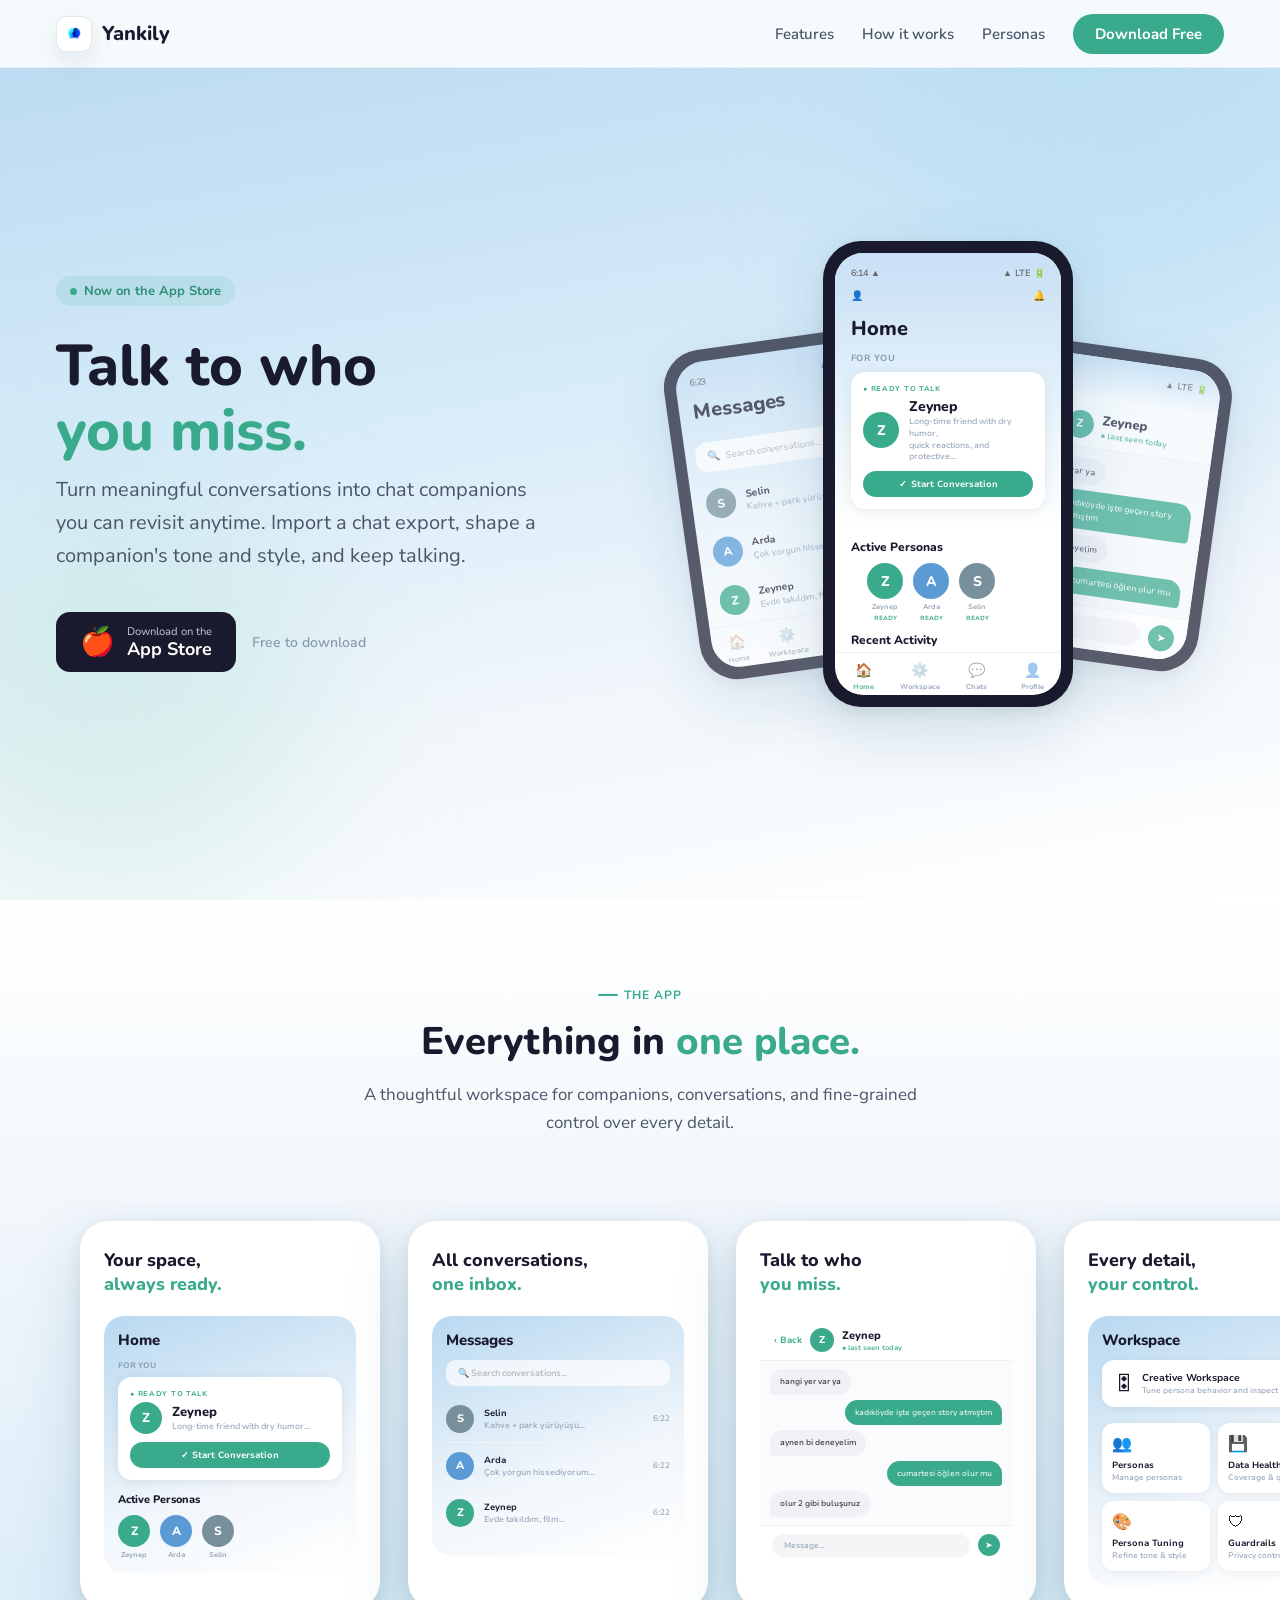
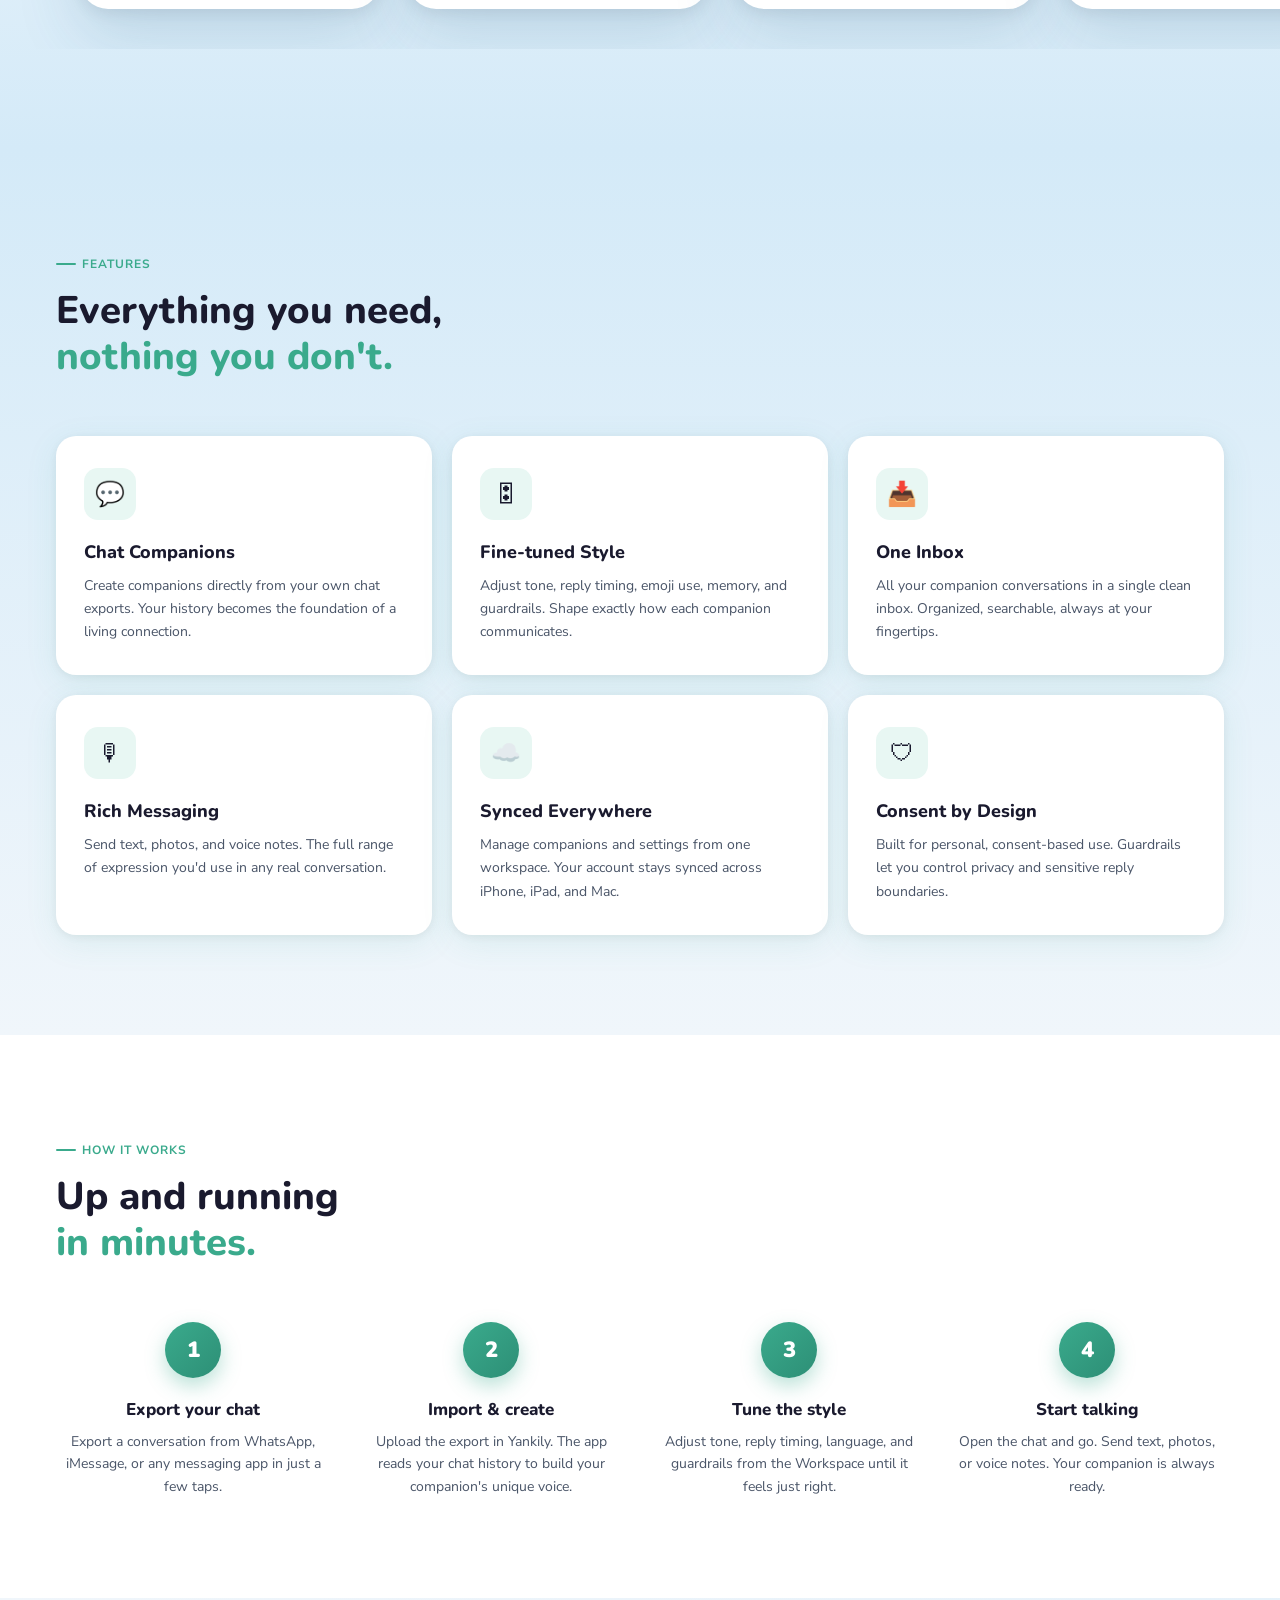
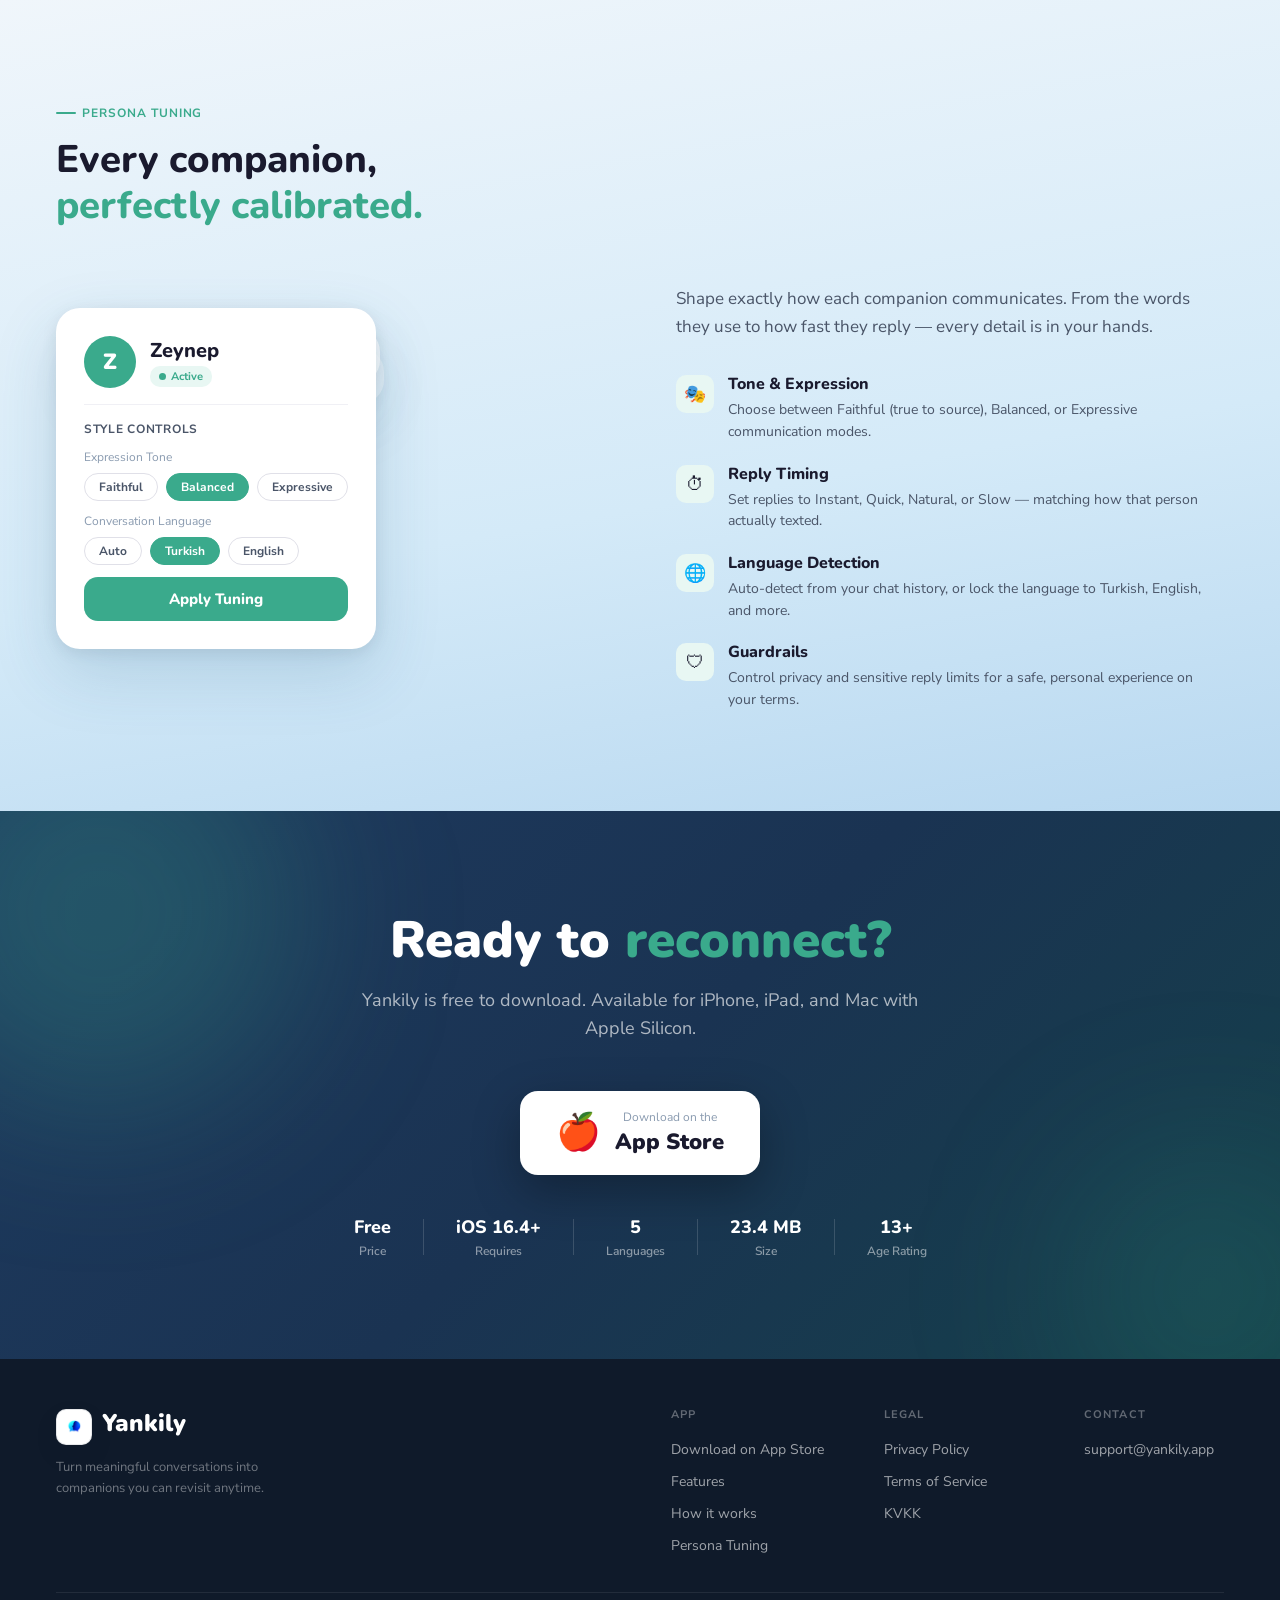
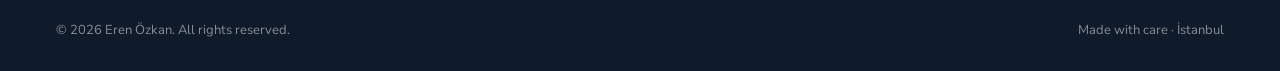
<file: index.html>
<!DOCTYPE html>
<html lang="en">
<head>
  <meta charset="UTF-8" />
  <meta name="viewport" content="width=device-width, initial-scale=1.0" />
  <title>Yankily — Talk to who you miss.</title>
  <meta name="description" content="Turn meaningful conversations into chat companions you can revisit anytime. Available on the App Store.">
  <meta name="theme-color" content="#3aaa8c" />
  <link rel="icon" type="image/png" href="AppIcon-1024.png" />
  <link rel="apple-touch-icon" href="AppIcon-1024.png" />
  <link rel="preconnect" href="https://fonts.googleapis.com">
  <link href="https://fonts.googleapis.com/css2?family=Nunito:wght@300;400;600;700;800;900&family=Nunito+Sans:wght@300;400;600;700&display=swap" rel="stylesheet">
  <style>

    *, *::before, *::after { box-sizing: border-box; margin: 0; padding: 0; }
    :root {
      --teal: #3aaa8c;
      --teal-dark: #2d8f76;
      --teal-light: #e8f7f3;
      --bg-top: #b8d8f0;
      --bg-mid: #d4eaf8;
      --bg-low: #f0f6fb;
      --white: #ffffff;
      --text-dark: #1a1a2e;
      --text-mid: #4a5568;
      --text-light: #8a9bb0;
      --card-shadow: 0 8px 32px rgba(58,170,140,0.10), 0 2px 8px rgba(0,0,0,0.06);
      --card-shadow-lg: 0 24px 64px rgba(40,100,140,0.18), 0 4px 16px rgba(0,0,0,0.08);
      --nav-height: 68px;
    }

    html {
      scroll-behavior: smooth;
      scroll-padding-top: calc(var(--nav-height) + 18px);
    }

    body {
      font-family: 'Nunito Sans', sans-serif;
      font-weight: 400;
      color: var(--text-dark);
      background: var(--white);
      overflow-x: hidden;
    }

    a, button { -webkit-tap-highlight-color: transparent; }

    a:focus-visible, button:focus-visible {
      outline: 3px solid rgba(58,170,140,0.3);
      outline-offset: 3px;
    }

    section, footer {
      scroll-margin-top: calc(var(--nav-height) + 18px);
    }

    /* NAV */
    nav {
      position: fixed;
      top: 0;
      left: 0;
      right: 0;
      z-index: 200;
      display: flex;
      align-items: center;
      justify-content: space-between;
      gap: 20px;
      padding: 0 56px;
      height: var(--nav-height);
      background: rgba(255,255,255,0.85);
      backdrop-filter: blur(20px);
      border-bottom: 1px solid rgba(58,170,140,0.10);
    }

    .nav-logo {
      display: inline-flex;
      align-items: center;
      gap: 10px;
      text-decoration: none;
      flex-shrink: 0;
    }

    .nav-logo-icon {
  width: 36px;
  height: 36px;
  background: #ffffff;
  border: 1px solid rgba(23, 32, 51, 0.10);
  border-radius: 10px;
  display: flex;
  align-items: center;
  justify-content: center;
  overflow: hidden;
  padding: 3px;
  box-shadow: 0 10px 24px rgba(15, 23, 42, 0.08);
  flex-shrink: 0;
}

    .brand-icon-img {
  width: 100%;
  height: 100%;
  display: block;
  object-fit: contain;
  border-radius: inherit;
  background: #ffffff;
}

    .nav-logo-text {
      font-family: 'Nunito', sans-serif;
      font-weight: 800;
      font-size: 20px;
      color: var(--text-dark);
    }

    .nav-actions {
      display: flex;
      align-items: center;
      gap: 14px;
      min-width: 0;
    }

    .nav-links {
      display: flex;
      align-items: center;
      gap: 28px;
      list-style: none;
      min-width: 0;
    }

    .nav-links a {
      font-size: 15px;
      font-weight: 600;
      color: var(--text-mid);
      text-decoration: none;
      transition: color 0.2s ease;
      white-space: nowrap;
    }

    .nav-links a:hover { color: var(--teal); }

    .nav-cta,
    .nav-mobile-cta {
      background: var(--teal);
      color: white !important;
      padding: 10px 22px;
      border-radius: 22px;
      font-weight: 700 !important;
      text-decoration: none;
      transition: background 0.2s ease, transform 0.2s ease;
      white-space: nowrap;
    }

    .nav-cta:hover,
    .nav-mobile-cta:hover {
      background: var(--teal-dark) !important;
      transform: translateY(-1px);
    }

    .nav-mobile-cta {
      display: none;
      padding: 9px 16px;
      font-size: 14px;
    }

    .nav-toggle {
      display: none;
      width: 44px;
      height: 44px;
      border: 1px solid rgba(58,170,140,0.16);
      background: rgba(255,255,255,0.96);
      border-radius: 14px;
      align-items: center;
      justify-content: center;
      flex-direction: column;
      gap: 5px;
      cursor: pointer;
    }

    .nav-toggle span {
      width: 18px;
      height: 2px;
      background: var(--text-dark);
      border-radius: 999px;
      transition: transform 0.25s ease, opacity 0.25s ease;
    }

    .nav-toggle.is-open span:nth-child(1) { transform: translateY(7px) rotate(45deg); }
    .nav-toggle.is-open span:nth-child(2) { opacity: 0; }
    .nav-toggle.is-open span:nth-child(3) { transform: translateY(-7px) rotate(-45deg); }

    .mobile-menu {
      position: fixed;
      top: calc(var(--nav-height) + 10px);
      left: 24px;
      right: 24px;
      z-index: 190;
      background: rgba(255,255,255,0.98);
      border: 1px solid rgba(58,170,140,0.12);
      border-radius: 22px;
      box-shadow: 0 22px 48px rgba(15, 23, 42, 0.12);
      padding: 14px;
      display: none;
      flex-direction: column;
      gap: 8px;
      backdrop-filter: blur(20px);
    }

    .mobile-menu.is-open { display: flex; }

    .mobile-menu a {
      text-decoration: none;
      color: var(--text-dark);
      font-size: 15px;
      font-weight: 700;
      padding: 12px 14px;
      border-radius: 14px;
    }

    .mobile-menu a:hover { background: var(--teal-light); }

    .mobile-menu .mobile-menu-cta {
      background: var(--teal);
      color: white;
      text-align: center;
    }

    /* HERO */
    .hero {
      min-height: 100svh;
      background: linear-gradient(170deg, var(--bg-top) 0%, var(--bg-mid) 40%, var(--bg-low) 70%, #fff 100%);
      display: flex;
      align-items: center;
      justify-content: center;
      padding: calc(var(--nav-height) + 40px) 56px 60px;
      position: relative;
      overflow: hidden;
    }

    .hero-blob { position: absolute; border-radius: 50%; filter: blur(80px); opacity: 0.35; pointer-events: none; }
    .blob-1 { width: 500px; height: 500px; background: #a8d8f0; top: -100px; right: -100px; }
    .blob-2 { width: 400px; height: 400px; background: #b2e0d4; bottom: 0; left: -80px; }

    .hero-inner {
      max-width: 1200px;
      width: 100%;
      display: grid;
      grid-template-columns: minmax(0, 1fr) minmax(320px, 1fr);
      gap: 64px;
      align-items: center;
      position: relative;
      z-index: 2;
    }

    .hero-text {
      padding-right: 24px;
      min-width: 0;
    }

    .hero-badge {
      display: inline-flex;
      align-items: center;
      gap: 7px;
      background: rgba(58,170,140,0.12);
      color: var(--teal-dark);
      font-size: 13px;
      font-weight: 700;
      padding: 6px 14px;
      border-radius: 20px;
      margin-bottom: 28px;
      animation: fadeUp 0.6s 0.1s both;
    }

    .badge-dot { width: 7px; height: 7px; background: var(--teal); border-radius: 50%; animation: pulse 2s infinite; }
    @keyframes pulse { 0%,100%{opacity:1;transform:scale(1)} 50%{opacity:0.6;transform:scale(0.85)} }

    .hero-headline {
      font-family: 'Nunito', sans-serif;
      font-weight: 800;
      font-size: clamp(40px, 4.5vw, 64px);
      line-height: 1.12;
      color: var(--text-dark);
      margin-bottom: 10px;
      animation: fadeUp 0.6s 0.15s both;
    }

    .hero-headline-accent { color: var(--teal); display: block; }

    .hero-sub {
      font-size: clamp(17px,1.6vw,20px);
      font-weight: 400;
      color: var(--text-mid);
      line-height: 1.65;
      margin-bottom: 40px;
      max-width: 480px;
      animation: fadeUp 0.6s 0.25s both;
    }

    .hero-actions {
      display: flex;
      align-items: center;
      gap: 16px;
      flex-wrap: wrap;
      animation: fadeUp 0.6s 0.35s both;
    }

    .btn-app-store {
      display: inline-flex;
      align-items: center;
      gap: 12px;
      background: var(--text-dark);
      color: white;
      text-decoration: none;
      padding: 14px 24px;
      border-radius: 14px;
      transition: transform 0.2s ease, background 0.2s ease;
      max-width: 100%;
    }

    .btn-app-store:hover { background: #2d2d45; transform: translateY(-2px); }
    .btn-app-store-icon { font-size: 28px; line-height: 1; }
    .btn-app-store-text-small { font-size: 11px; font-weight: 400; opacity: 0.75; display: block; line-height: 1; margin-bottom: 3px; }
    .btn-app-store-text-big { font-family: 'Nunito', sans-serif; font-size: 18px; font-weight: 700; display: block; line-height: 1; }
    .hero-free { font-size: 14px; color: var(--text-light); font-weight: 600; }

    /* PHONE MOCKUPS */
    .hero-phones {
      position: relative;
      min-height: clamp(420px, 50vw, 600px);
      height: 100%;
      display: flex;
      align-items: center;
      justify-content: center;
      animation: fadeUp 0.7s 0.2s both;
      width: 100%;
    }

    .phone-frame {
      position: absolute;
      width: 240px;
      border-radius: 38px;
      background: #1a1a2e;
      box-shadow: var(--card-shadow-lg);
      overflow: hidden;
      padding: 12px;
      max-width: 100%;
    }

    .phone-main { width: 250px; z-index: 3; animation: floatMain 5s ease-in-out infinite; }
    .phone-back-left { width: 225px; z-index: 2; transform: translateX(-155px) translateY(30px) rotate(-8deg); opacity: 0.7; animation: floatLeft 5s 0.5s ease-in-out infinite; }
    .phone-back-right { width: 225px; z-index: 2; transform: translateX(155px) translateY(30px) rotate(8deg); opacity: 0.7; animation: floatRight 5s 1s ease-in-out infinite; }

    @keyframes floatMain { 0%,100%{transform:translateY(0px)} 50%{transform:translateY(-12px)} }
    @keyframes floatLeft { 0%,100%{transform:translateX(-155px) translateY(30px) rotate(-8deg)} 50%{transform:translateX(-155px) translateY(18px) rotate(-8deg)} }
    @keyframes floatRight { 0%,100%{transform:translateX(155px) translateY(30px) rotate(8deg)} 50%{transform:translateX(155px) translateY(18px) rotate(8deg)} }

    .phone-screen { width: 100%; border-radius: 28px; background: white; overflow: hidden; display: flex; flex-direction: column; }
    .ps-gradient-header { background: linear-gradient(180deg, #c8dff5 0%, #e8f4fb 60%, white 100%); padding: 14px 16px 10px; }
    .ps-status { display: flex; justify-content: space-between; font-size: 9px; color: #666; margin-bottom: 10px; font-weight: 600; }
    .ps-title { font-family: 'Nunito', sans-serif; font-size: 20px; font-weight: 800; color: var(--text-dark); margin-bottom: 10px; }
    .ps-for-you-label { font-size: 9px; font-weight: 700; color: var(--text-light); letter-spacing: 0.05em; text-transform: uppercase; margin-bottom: 8px; }
    .ps-ready-badge { font-size: 7px; font-weight: 700; color: var(--teal); letter-spacing: 0.1em; text-transform: uppercase; margin-bottom: 4px; }
    .ps-card { background: white; border-radius: 14px; padding: 12px; box-shadow: 0 2px 12px rgba(0,0,0,0.08); margin: 0 0 10px; }
    .ps-persona-row { display: flex; align-items: center; gap: 10px; margin-bottom: 8px; min-width: 0; }
    .ps-avatar { width: 36px; height: 36px; border-radius: 50%; background: var(--teal); display: flex; align-items: center; justify-content: center; font-family: 'Nunito', sans-serif; font-weight: 800; font-size: 14px; color: white; flex-shrink: 0; }
    .ps-avatar.blue { background: #5b9bd5; }
    .ps-avatar.slate { background: #78909c; }
    .ps-persona-name { font-family: 'Nunito', sans-serif; font-size: 14px; font-weight: 800; color: var(--text-dark); }
    .ps-persona-desc { font-size: 8.5px; color: var(--text-light); line-height: 1.4; }
    .ps-start-btn { background: var(--teal); color: white; border-radius: 20px; font-size: 9px; font-weight: 700; text-align: center; padding: 7px; display: flex; align-items: center; justify-content: center; gap: 4px; }
    .ps-section-title { font-family: 'Nunito', sans-serif; font-size: 12px; font-weight: 800; color: var(--text-dark); margin: 10px 16px 8px; }
    .ps-personas-row { display: flex; gap: 10px; padding: 0 16px; flex-wrap: wrap; }
    .ps-mini-persona { display: flex; flex-direction: column; align-items: center; gap: 3px; }
    .ps-mini-label { font-size: 7px; font-weight: 600; color: var(--text-light); }
    .ps-ready-dot { font-size: 6px; color: var(--teal); font-weight: 700; }
    .ps-tab-bar { display: flex; border-top: 1px solid #f0f0f0; padding: 8px 0 4px; margin-top: auto; }
    .ps-tab { flex: 1; display: flex; flex-direction: column; align-items: center; gap: 2px; }
    .ps-tab-icon { font-size: 14px; opacity: 0.4; }
    .ps-tab.active .ps-tab-icon { opacity: 1; }
    .ps-tab-label { font-size: 7px; color: var(--text-light); font-weight: 600; }
    .ps-tab.active .ps-tab-label { color: var(--teal); }
    .ps-chat-header { background: white; padding: 12px 14px 8px; border-bottom: 1px solid #f0f0f0; display: flex; align-items: center; gap: 8px; }
    .ps-back { font-size: 10px; color: var(--teal); font-weight: 700; }
    .ps-chat-name { font-family: 'Nunito', sans-serif; font-size: 13px; font-weight: 800; }
    .ps-chat-status { font-size: 8px; color: var(--teal); font-weight: 600; }
    .ps-messages { padding: 10px 12px; display: flex; flex-direction: column; gap: 6px; flex: 1; background: #fafbfc; }
    .ps-msg { max-width: 78%; padding: 7px 10px; border-radius: 14px; font-size: 8.5px; line-height: 1.45; }
    .ps-msg-them { background: #f0f0f5; color: var(--text-dark); border-bottom-left-radius: 4px; align-self: flex-start; }
    .ps-msg-me { background: var(--teal); color: white; border-bottom-right-radius: 4px; align-self: flex-end; }
    .ps-input-bar { display: flex; align-items: center; gap: 8px; padding: 8px 12px; border-top: 1px solid #f0f0f0; background: white; }
    .ps-input-field { flex: 1; background: #f5f5f8; border-radius: 18px; padding: 6px 12px; font-size: 8.5px; color: var(--text-light); min-width: 0; }
    .ps-send { width: 26px; height: 26px; background: var(--teal); border-radius: 50%; display: flex; align-items: center; justify-content: center; font-size: 11px; color: white; flex-shrink: 0; }

    /* SECTIONS */
    .section { padding: 100px 56px; max-width: 1200px; margin: 0 auto; }
    .section-full { padding: 100px 56px; }
    .label-tag { display: inline-flex; align-items: center; gap: 6px; font-size: 12px; font-weight: 700; letter-spacing: 0.08em; text-transform: uppercase; color: var(--teal); margin-bottom: 16px; }
    .label-tag::before { content: ''; display: block; width: 20px; height: 2px; background: var(--teal); border-radius: 2px; }
    .section-h2 { font-family: 'Nunito', sans-serif; font-size: clamp(32px,3vw,48px); font-weight: 800; color: var(--text-dark); line-height: 1.2; margin-bottom: 16px; }
    .section-h2 span { color: var(--teal); }
    .section-sub { font-size: 17px; color: var(--text-mid); line-height: 1.65; max-width: 560px; }

    /* SCREENSHOTS */
    .screenshots-section { background: linear-gradient(180deg, #fff 0%, var(--bg-low) 40%, var(--bg-mid) 100%); padding: 80px 0 100px; overflow: hidden; }
    .screenshots-header { text-align: center; padding: 0 56px; margin-bottom: 64px; }
    .screenshots-scroll {
      display: flex;
      gap: 28px;
      padding: 20px 80px 40px;
      overflow-x: auto;
      scroll-snap-type: x mandatory;
      scroll-padding-left: 80px;
      scrollbar-width: none;
      overscroll-behavior-x: contain;
    }
    .screenshots-scroll::-webkit-scrollbar { display: none; }
    .screenshot-card {
      flex-shrink: 0;
      scroll-snap-align: start;
      background: white;
      border-radius: 28px;
      padding: 28px 24px 24px;
      box-shadow: var(--card-shadow-lg);
      width: min(300px, calc(100vw - 96px));
      display: flex;
      flex-direction: column;
      gap: 20px;
      transition: transform 0.3s ease;
    }
    .screenshot-card:hover { transform: translateY(-8px); }
    .sc-label { font-family: 'Nunito', sans-serif; font-size: 18px; font-weight: 800; color: var(--text-dark); line-height: 1.3; }
    .sc-label span { color: var(--teal); display: block; }
    .sc-screen { background: linear-gradient(160deg, var(--bg-top) 0%, var(--bg-low) 60%, white 100%); border-radius: 20px; padding: 14px; min-height: 240px; display: flex; flex-direction: column; }
    .msg-list { display: flex; flex-direction: column; min-width: 0; }
    .msg-row { display: flex; align-items: center; gap: 10px; padding: 9px 0; border-bottom: 1px solid #f5f5f5; min-width: 0; }
    .msg-row:last-child { border-bottom: none; }
    .msg-row-avatar { width: 30px; height: 30px; border-radius: 50%; background: var(--teal); display: flex; align-items: center; justify-content: center; font-family: 'Nunito', sans-serif; font-weight: 800; font-size: 12px; color: white; flex-shrink: 0; }
    .msg-row-name { font-size: 10px; font-weight: 700; color: var(--text-dark); }
    .msg-row-preview { font-size: 8.5px; color: var(--text-light); white-space: nowrap; overflow: hidden; text-overflow: ellipsis; max-width: 140px; }
    .msg-row-time { font-size: 8px; color: var(--text-light); margin-left: auto; flex-shrink: 0; }
    .ws-grid { display: grid; grid-template-columns: 1fr 1fr; gap: 8px; margin-top: 8px; }
    .ws-item { background: white; border-radius: 12px; padding: 10px; box-shadow: 0 2px 8px rgba(0,0,0,0.06); min-width: 0; }
    .ws-item-icon { font-size: 16px; margin-bottom: 4px; }
    .ws-item-title { font-size: 9px; font-weight: 700; color: var(--text-dark); }
    .ws-item-sub { font-size: 8px; color: var(--text-light); margin-top: 1px; }
    .ws-main { background: white; border-radius: 12px; padding: 10px 12px; box-shadow: 0 2px 8px rgba(0,0,0,0.06); display: flex; align-items: center; gap: 8px; margin-bottom: 8px; min-width: 0; }
    .ws-main-title { font-size: 10px; font-weight: 700; color: var(--text-dark); }
    .ws-main-sub { font-size: 8px; color: var(--text-light); }
    .tuning-row { display: flex; justify-content: space-between; align-items: center; gap: 12px; padding: 7px 0; border-bottom: 1px solid #f5f5f5; }
    .tuning-label { font-size: 9px; color: var(--text-mid); font-weight: 600; }
    .toggle { width: 26px; height: 15px; background: var(--teal); border-radius: 8px; position: relative; flex-shrink: 0; }
    .toggle::after { content: ''; width: 11px; height: 11px; background: white; border-radius: 50%; position: absolute; top: 2px; right: 2px; }
    .toggle.off { background: #d1d5db; }
    .toggle.off::after { right: auto; left: 2px; }
    .seg-control { display: flex; flex-wrap: wrap; background: #f0f0f5; border-radius: 8px; padding: 2px; gap: 2px; }
    .seg-btn { font-size: 8px; font-weight: 600; padding: 3px 7px; border-radius: 6px; color: var(--text-light); }
    .seg-btn.active { background: white; color: var(--text-dark); box-shadow: 0 1px 3px rgba(0,0,0,0.1); }

    /* FEATURES */
    .features-bg { background: linear-gradient(180deg, var(--bg-mid) 0%, var(--bg-low) 100%); }
    .features-grid { display: grid; grid-template-columns: repeat(3,minmax(0,1fr)); gap: 20px; margin-top: 56px; }
    .feature-card { background: white; border-radius: 20px; padding: 32px 28px; box-shadow: var(--card-shadow); transition: transform 0.25s ease, box-shadow 0.25s ease; min-width: 0; }
    .feature-card:hover { transform: translateY(-6px); box-shadow: var(--card-shadow-lg); }
    .feature-icon-wrap { width: 52px; height: 52px; background: var(--teal-light); border-radius: 14px; display: flex; align-items: center; justify-content: center; font-size: 24px; margin-bottom: 20px; }
    .feature-title { font-family: 'Nunito', sans-serif; font-size: 18px; font-weight: 800; color: var(--text-dark); margin-bottom: 10px; }
    .feature-desc { font-size: 14px; color: var(--text-mid); line-height: 1.65; }

    /* HOW IT WORKS */
    .how-section { background: white; }
    .how-grid { display: grid; grid-template-columns: repeat(4,minmax(0,1fr)); gap: 24px; margin-top: 56px; }
    .how-step { text-align: center; padding: 0 8px; min-width: 0; }
    .how-step-num { width: 56px; height: 56px; background: linear-gradient(135deg, var(--teal) 0%, #2d8f76 100%); border-radius: 50%; display: flex; align-items: center; justify-content: center; font-family: 'Nunito', sans-serif; font-size: 22px; font-weight: 900; color: white; margin: 0 auto 20px; box-shadow: 0 8px 20px rgba(58,170,140,0.35); }
    .how-step-title { font-family: 'Nunito', sans-serif; font-size: 17px; font-weight: 800; color: var(--text-dark); margin-bottom: 10px; }
    .how-step-desc { font-size: 14px; color: var(--text-mid); line-height: 1.6; }

    /* PERSONAS */
    .personas-section { background: linear-gradient(170deg, var(--bg-low) 0%, var(--bg-mid) 60%, var(--bg-top) 100%); }
    .personas-layout { display: grid; grid-template-columns: minmax(0,1fr) minmax(0,1fr); gap: 72px; align-items: center; margin-top: 56px; }
    .persona-cards-stack { position: relative; height: 380px; min-width: 0; }
    .persona-big-card { position: absolute; background: white; border-radius: 24px; padding: 28px; box-shadow: var(--card-shadow-lg); max-width: 100%; }
    .pbc-main { width: 320px; top: 0; left: 0; z-index: 3; }
    .pbc-back1 { width: 300px; top: 20px; left: 24px; z-index: 2; opacity: 0.6; }
    .pbc-back2 { width: 280px; top: 40px; left: 48px; z-index: 1; opacity: 0.35; }
    .pbc-header { display: flex; align-items: center; gap: 14px; margin-bottom: 16px; min-width: 0; }
    .pbc-avatar { width: 52px; height: 52px; border-radius: 50%; background: var(--teal); display: flex; align-items: center; justify-content: center; font-family: 'Nunito', sans-serif; font-weight: 900; font-size: 22px; color: white; flex-shrink: 0; }
    .pbc-name { font-family: 'Nunito', sans-serif; font-size: 20px; font-weight: 800; color: var(--text-dark); }
    .pbc-status { display: inline-flex; align-items: center; gap: 5px; font-size: 11px; font-weight: 700; color: var(--teal); background: var(--teal-light); padding: 3px 9px; border-radius: 10px; }
    .pbc-divider { height: 1px; background: #f0f0f5; margin: 16px 0; }
    .pbc-controls-title { font-size: 12px; font-weight: 700; color: var(--text-mid); letter-spacing: 0.06em; text-transform: uppercase; margin-bottom: 12px; }
    .pbc-tone-row { display: flex; flex-wrap: wrap; gap: 8px; margin-bottom: 12px; }
    .tone-chip { font-size: 12px; font-weight: 700; padding: 5px 14px; border-radius: 20px; border: 1.5px solid #e0e0e8; color: var(--text-mid); background: white; }
    .tone-chip.active { background: var(--teal); border-color: var(--teal); color: white; }
    .pbc-apply-btn { width: 100%; background: var(--teal); color: white; text-align: center; padding: 12px; border-radius: 14px; font-family: 'Nunito', sans-serif; font-weight: 800; font-size: 15px; margin-top: 8px; }
    .personas-text ul { list-style: none; display: flex; flex-direction: column; gap: 20px; margin-top: 32px; }
    .personas-text li { display: flex; align-items: flex-start; gap: 14px; min-width: 0; }
    .li-icon { width: 38px; height: 38px; background: var(--teal-light); border-radius: 10px; display: flex; align-items: center; justify-content: center; font-size: 18px; flex-shrink: 0; margin-top: 2px; }
    .li-title { font-family: 'Nunito', sans-serif; font-size: 16px; font-weight: 800; color: var(--text-dark); margin-bottom: 4px; }
    .li-desc { font-size: 14px; color: var(--text-mid); line-height: 1.55; }

    /* DOWNLOAD */
    .download-section { background: linear-gradient(135deg, #1e3a5f 0%, #1a3352 50%, #15404a 100%); padding: 100px 56px; text-align: center; position: relative; overflow: hidden; }
    .dl-blob { position: absolute; border-radius: 50%; filter: blur(80px); pointer-events: none; }
    .dl-blob-1 { width: 400px; height: 400px; background: rgba(58,170,140,0.25); top: -100px; left: -100px; }
    .dl-blob-2 { width: 300px; height: 300px; background: rgba(58,170,140,0.15); bottom: -80px; right: -80px; }
    .dl-inner { position: relative; z-index: 2; max-width: 600px; margin: 0 auto; }
    .dl-title { font-family: 'Nunito', sans-serif; font-size: clamp(36px,4vw,56px); font-weight: 900; color: white; line-height: 1.15; margin-bottom: 16px; }
    .dl-title span { color: var(--teal); }
    .dl-sub { font-size: 18px; color: rgba(255,255,255,0.65); line-height: 1.6; margin-bottom: 48px; }
    .dl-btn { display: inline-flex; align-items: center; justify-content: center; gap: 14px; background: white; color: var(--text-dark); text-decoration: none; padding: 18px 36px; border-radius: 18px; box-shadow: 0 16px 48px rgba(0,0,0,0.3); transition: transform 0.25s ease, box-shadow 0.25s ease; max-width: 100%; }
    .dl-btn:hover { transform: translateY(-4px); box-shadow: 0 24px 64px rgba(0,0,0,0.4); }
    .dl-btn-icon { font-size: 36px; line-height: 1; }
    .dl-btn-small { font-size: 12px; color: var(--text-light); display: block; margin-bottom: 2px; }
    .dl-btn-big { font-family: 'Nunito', sans-serif; font-size: 22px; font-weight: 900; display: block; }
    .dl-specs { display: flex; align-items: center; justify-content: center; gap: 32px; margin-top: 40px; flex-wrap: wrap; }
    .dl-spec { display: flex; flex-direction: column; align-items: center; gap: 4px; }
    .dl-spec-val { font-family: 'Nunito', sans-serif; font-size: 18px; font-weight: 800; color: white; }
    .dl-spec-label { font-size: 12px; color: rgba(255,255,255,0.5); font-weight: 600; }
    .dl-spec-divider { width: 1px; height: 36px; background: rgba(255,255,255,0.15); }

    /* FOOTER */
    footer { background: #0f1a2a; color: rgba(255,255,255,0.5); padding: 48px 56px 32px; }
    .footer-top { display: flex; justify-content: space-between; align-items: flex-start; gap: 40px; padding-bottom: 36px; border-bottom: 1px solid rgba(255,255,255,0.08); margin-bottom: 28px; }
    .footer-brand-text { font-family: 'Nunito', sans-serif; font-weight: 900; font-size: 24px; color: white; margin-bottom: 8px; }
    .footer-tagline { font-size: 13px; color: rgba(255,255,255,0.4); max-width: 260px; line-height: 1.6; }
    .footer-links-group { display: flex; flex-wrap: wrap; gap: 60px; }
    .footer-col { min-width: 140px; }
    .footer-col h4 { font-size: 11px; font-weight: 700; letter-spacing: 0.1em; text-transform: uppercase; color: rgba(255,255,255,0.35); margin-bottom: 16px; }
    .footer-col ul { list-style: none; display: flex; flex-direction: column; gap: 10px; }
    .footer-col a { font-size: 14px; color: rgba(255,255,255,0.6); text-decoration: none; transition: color 0.2s ease; }
    .footer-col a:hover { color: var(--teal); }
    .footer-bottom { display: flex; justify-content: space-between; align-items: center; gap: 16px; font-size: 13px; }

    /* ANIMATIONS */
    @keyframes fadeUp { from{opacity:0;transform:translateY(28px)} to{opacity:1;transform:translateY(0)} }
    .reveal { opacity: 0; transform: translateY(28px); transition: opacity 0.65s ease, transform 0.65s ease; }
    .reveal.visible { opacity: 1; transform: translateY(0); }
    .reveal-d1 { transition-delay: 0.1s; }
    .reveal-d2 { transition-delay: 0.2s; }
    .reveal-d3 { transition-delay: 0.3s; }
    .reveal-d4 { transition-delay: 0.4s; }

    /* RESPONSIVE */
    @media (max-width: 1180px) {
      nav { padding: 0 32px; }
      .hero { padding-inline: 32px; }
      .section, .section-full, .download-section, footer { padding-inline: 32px; }
      .screenshots-header { padding-inline: 32px; }
      .screenshots-scroll { padding-inline: 32px; scroll-padding-left: 32px; }
      .hero-inner { gap: 40px; }
      .personas-layout { gap: 48px; }
    }

    @media (max-width: 960px) {
      nav { padding: 0 24px; }
      .nav-links { display: none; }
      .nav-mobile-cta, .nav-toggle { display: inline-flex; }
      .hero {
        padding: calc(var(--nav-height) + 28px) 24px 60px;
      }
      .hero-inner { grid-template-columns: 1fr; gap: 48px; }
      .hero-text { padding-right: 0; text-align: center; }
      .hero-sub { margin-inline: auto; }
      .hero-actions { justify-content: center; }
      .hero-phones { min-height: 400px; }
      .phone-back-left, .phone-back-right { display: none; }
      .phone-main {
        width: 220px;
        position: relative;
        inset: auto;
        transform: none !important;
        animation: floatMain 5s ease-in-out infinite !important;
      }
      .section { padding: 72px 24px; }
      .section-full { padding: 72px 24px; }
      .screenshots-section { padding: 64px 0 72px; }
      .screenshots-header { padding: 0 24px; margin-bottom: 48px; }
      .screenshots-scroll { padding: 16px 24px 32px; scroll-padding-left: 24px; }
      .features-grid { grid-template-columns: repeat(2,minmax(0,1fr)); gap: 16px; }
      .how-grid { grid-template-columns: 1fr 1fr; gap: 28px; }
      .personas-layout { grid-template-columns: 1fr; gap: 40px; }
      .persona-cards-stack {
        height: auto;
        min-height: 0;
        display: flex;
        justify-content: center;
      }
      .pbc-main {
        position: relative;
        top: auto;
        left: auto;
        width: min(100%, 320px);
      }
      .pbc-back1, .pbc-back2 { display: none; }
      .personas-text ul { gap: 18px; }
      .download-section { padding: 72px 24px; }
      .dl-specs { gap: 20px; }
      .dl-spec-divider { display: none; }
      footer { padding: 40px 24px 24px; }
      .footer-top { flex-direction: column; gap: 32px; }
      .footer-links-group { gap: 32px; }
      .footer-bottom { flex-direction: column; text-align: center; }
    }

    @media (max-width: 720px) {
      .hero-phones { min-height: 360px; }
      .features-grid,
      .how-grid { grid-template-columns: 1fr; }
      .dl-btn {
        width: 100%;
        padding: 16px 20px;
      }
      .dl-sub { margin-bottom: 32px; }
      .footer-links-group { flex-direction: column; gap: 24px; }
      .footer-col { min-width: 0; }
    }

    @media (max-width: 560px) {
      nav { padding: 0 16px; }
      .nav-logo-text { font-size: 18px; }
      .nav-mobile-cta {
        padding: 8px 14px;
        font-size: 13px;
      }
      .mobile-menu {
        left: 16px;
        right: 16px;
        top: calc(var(--nav-height) + 8px);
      }
      .hero { padding: calc(var(--nav-height) + 22px) 16px 48px; }
      .hero-badge { margin-bottom: 20px; }
      .hero-actions {
        align-items: stretch;
        flex-direction: column;
        gap: 12px;
      }
      .btn-app-store {
        width: 100%;
        justify-content: center;
        padding-inline: 20px;
      }
      .hero-free { text-align: center; }
      .hero-phones { min-height: 330px; }
      .section,
      .section-full,
      .download-section,
      footer { padding-inline: 16px; }
      .screenshots-header { padding-inline: 16px; }
      .screenshots-scroll {
        gap: 18px;
        padding: 16px 16px 28px;
        scroll-padding-left: 16px;
      }
      .screenshot-card {
        width: min(280px, calc(100vw - 32px));
        padding: 22px 18px 18px;
      }
      .section-sub { font-size: 16px; }
      .dl-title { font-size: clamp(30px, 9vw, 42px); }
      .dl-sub { font-size: 16px; }
      .footer-tagline { max-width: none; }
    }

    @media (prefers-reduced-motion: reduce) {
      html { scroll-behavior: auto; }
      *, *::before, *::after {
        animation-duration: 0.01ms !important;
        animation-iteration-count: 1 !important;
        transition-duration: 0.01ms !important;
      }
      .reveal {
        opacity: 1 !important;
        transform: none !important;
      }
    }

  </style>
</head>
<body id="top">


<nav>
  <a class="nav-logo" href="#top" aria-label="Yankily home">
    <div class="nav-logo-icon"><img src="AppIcon-1024.png" alt="Yankily app icon" class="brand-icon-img"></div>
    <span class="nav-logo-text">Yankily</span>
  </a>

  <div class="nav-actions">
    <ul class="nav-links">
      <li><a href="#features">Features</a></li>
      <li><a href="#how">How it works</a></li>
      <li><a href="#personas">Personas</a></li>
      <li><a href="#download" class="nav-cta">Download Free</a></li>
    </ul>

    <a href="#download" class="nav-mobile-cta">Download</a>

    <button class="nav-toggle" type="button" aria-expanded="false" aria-controls="mobile-menu" aria-label="Open navigation menu">
      <span></span>
      <span></span>
      <span></span>
    </button>
  </div>
</nav>

<div class="mobile-menu" id="mobile-menu" hidden>
  <a href="#features">Features</a>
  <a href="#how">How it works</a>
  <a href="#personas">Persona Tuning</a>
  <a href="#download" class="mobile-menu-cta">Download Free</a>
</div>


<!-- HERO -->
<section class="hero" aria-labelledby="hero-title">
  <div class="blob-1 hero-blob"></div>
  <div class="blob-2 hero-blob"></div>
  <div class="hero-inner">
    <div class="hero-text">
      <div class="hero-badge"><span class="badge-dot"></span>Now on the App Store</div>
      <h1 class="hero-headline" id="hero-title">Talk to who<span class="hero-headline-accent">you miss.</span></h1>
      <p class="hero-sub">Turn meaningful conversations into chat companions you can revisit anytime. Import a chat export, shape a companion's tone and style, and keep talking.</p>
      <div class="hero-actions">
        <a href="https://apps.apple.com/tr/app/yankily/id6760584275" class="btn-app-store" target="_blank" rel="noopener noreferrer">
          <span class="btn-app-store-icon">🍎</span>
          <span>
            <span class="btn-app-store-text-small">Download on the</span>
            <span class="btn-app-store-text-big">App Store</span>
          </span>
        </a>
        <span class="hero-free">Free to download</span>
      </div>
    </div>

    <div class="hero-phones">
      <!-- Back left: Messages -->
      <div class="phone-frame phone-back-left">
        <div class="phone-screen" style="background:linear-gradient(180deg,#c8dff5 0%,#eef6fb 50%,white 100%);">
          <div style="padding:14px 14px 8px;">
            <div class="ps-status"><span>6:23</span><span>▲ LTE 🔋</span></div>
            <div class="ps-title">Messages</div>
          </div>
          <div style="background:white;margin:0 10px 8px;border-radius:12px;padding:8px 12px;display:flex;align-items:center;gap:6px;">
            <span style="font-size:10px;color:#aaa">🔍</span>
            <span style="font-size:9px;color:#aaa">Search conversations...</span>
          </div>
          <div class="msg-list" style="padding:0 14px;">
            <div class="msg-row"><div class="msg-row-avatar" style="background:#78909c">S</div><div><div class="msg-row-name">Selin</div><div class="msg-row-preview">Kahve + park yürüyüşü...</div></div><span class="msg-row-time">6:22</span></div>
            <div class="msg-row"><div class="msg-row-avatar" style="background:#5b9bd5">A</div><div><div class="msg-row-name">Arda</div><div class="msg-row-preview">Çok yorgun hissediyorum...</div></div><span class="msg-row-time">6:22</span></div>
            <div class="msg-row"><div class="msg-row-avatar">Z</div><div><div class="msg-row-name">Zeynep</div><div class="msg-row-preview">Evde takıldım, film...</div></div><span class="msg-row-time">6:22</span></div>
          </div>
          <div class="ps-tab-bar" style="margin-top:auto;">
            <div class="ps-tab"><span class="ps-tab-icon">🏠</span><span class="ps-tab-label">Home</span></div>
            <div class="ps-tab"><span class="ps-tab-icon">⚙️</span><span class="ps-tab-label">Workspace</span></div>
            <div class="ps-tab active"><span class="ps-tab-icon" style="opacity:1">💬</span><span class="ps-tab-label" style="color:var(--teal)">Chats</span></div>
            <div class="ps-tab"><span class="ps-tab-icon">👤</span><span class="ps-tab-label">Profile</span></div>
          </div>
        </div>
      </div>

      <!-- Main: Home -->
      <div class="phone-frame phone-main">
        <div class="phone-screen">
          <div class="ps-gradient-header">
            <div class="ps-status"><span>6:14 ▲</span><span>▲ LTE 🔋</span></div>
            <div style="display:flex;justify-content:space-between;align-items:center;margin-bottom:12px;"><span style="font-size:10px">👤</span><span style="font-size:10px">🔔</span></div>
            <div class="ps-title">Home</div>
            <div class="ps-for-you-label">For You</div>
            <div class="ps-card">
              <div class="ps-ready-badge">● Ready to Talk</div>
              <div class="ps-persona-row">
                <div class="ps-avatar">Z</div>
                <div>
                  <div class="ps-persona-name">Zeynep</div>
                  <div class="ps-persona-desc">Long-time friend with dry humor,<br>quick reactions, and protective...</div>
                </div>
              </div>
              <div class="ps-start-btn"><span>✓</span> Start Conversation</div>
            </div>
          </div>
          <div style="padding:0 16px;">
            <div class="ps-section-title" style="margin:10px 0 8px;">Active Personas</div>
            <div class="ps-personas-row">
              <div class="ps-mini-persona"><div class="ps-avatar" style="width:36px;height:36px;font-size:14px;">Z</div><div class="ps-mini-label">Zeynep</div><div class="ps-ready-dot">READY</div></div>
              <div class="ps-mini-persona"><div class="ps-avatar blue" style="width:36px;height:36px;font-size:14px;">A</div><div class="ps-mini-label">Arda</div><div class="ps-ready-dot">READY</div></div>
              <div class="ps-mini-persona"><div class="ps-avatar slate" style="width:36px;height:36px;font-size:14px;">S</div><div class="ps-mini-label">Selin</div><div class="ps-ready-dot">READY</div></div>
            </div>
            <div class="ps-section-title" style="margin:10px 0 4px;">Recent Activity</div>
          </div>
          <div class="ps-tab-bar" style="margin-top:auto;">
            <div class="ps-tab active"><span class="ps-tab-icon" style="opacity:1">🏠</span><span class="ps-tab-label" style="color:var(--teal)">Home</span></div>
            <div class="ps-tab"><span class="ps-tab-icon">⚙️</span><span class="ps-tab-label">Workspace</span></div>
            <div class="ps-tab"><span class="ps-tab-icon">💬</span><span class="ps-tab-label">Chats</span></div>
            <div class="ps-tab"><span class="ps-tab-icon">👤</span><span class="ps-tab-label">Profile</span></div>
          </div>
        </div>
      </div>

      <!-- Back right: Chat -->
      <div class="phone-frame phone-back-right">
        <div class="phone-screen" style="background:white;">
          <div style="background:linear-gradient(180deg,#c8dff5 0%,white 100%);padding:12px 14px 8px;">
            <div class="ps-status"><span>6:28</span><span>▲ LTE 🔋</span></div>
          </div>
          <div class="ps-chat-header">
            <span class="ps-back">‹ Back</span>
            <div class="ps-avatar" style="width:28px;height:28px;font-size:11px;">Z</div>
            <div><div class="ps-chat-name">Zeynep</div><div class="ps-chat-status">● last seen today</div></div>
          </div>
          <div class="ps-messages">
            <div class="ps-msg ps-msg-them">hangi yer var ya</div>
            <div class="ps-msg ps-msg-me">kadıköyde işte geçen story atmıştım</div>
            <div class="ps-msg ps-msg-them">aynen bi deneyelim</div>
            <div class="ps-msg ps-msg-me">cumartesi öğlen olur mu</div>
          </div>
          <div class="ps-input-bar">
            <div class="ps-input-field">Message…</div>
            <div class="ps-send">➤</div>
          </div>
        </div>
      </div>
    </div>
  </div>
</section>

<!-- SCREENSHOTS STRIP -->
<section class="screenshots-section" id="features">
  <div class="screenshots-header">
    <div class="label-tag reveal">The App</div>
    <h2 class="section-h2 reveal reveal-d1">Everything in <span>one place.</span></h2>
    <p class="section-sub reveal reveal-d2" style="margin:0 auto;">A thoughtful workspace for companions, conversations, and fine-grained control over every detail.</p>
  </div>
  <div class="screenshots-scroll">

    <div class="screenshot-card reveal">
      <div class="sc-label">Your space,<span>always ready.</span></div>
      <div class="sc-screen">
        <div style="font-family:'Nunito',sans-serif;font-size:15px;font-weight:800;color:var(--text-dark);margin-bottom:10px;">Home</div>
        <div style="font-size:8px;font-weight:700;color:var(--text-light);text-transform:uppercase;margin-bottom:6px;">For You</div>
        <div class="ps-card" style="margin:0 0 12px;">
          <div class="ps-ready-badge">● Ready to Talk</div>
          <div class="ps-persona-row"><div class="ps-avatar" style="width:32px;height:32px;font-size:13px;">Z</div><div><div class="ps-persona-name" style="font-size:13px;">Zeynep</div><div class="ps-persona-desc">Long-time friend with dry humor...</div></div></div>
          <div class="ps-start-btn">✓ Start Conversation</div>
        </div>
        <div style="font-family:'Nunito',sans-serif;font-size:11px;font-weight:800;color:var(--text-dark);margin-bottom:8px;">Active Personas</div>
        <div style="display:flex;gap:10px;">
          <div class="ps-mini-persona"><div class="ps-avatar" style="width:32px;height:32px;font-size:12px;">Z</div><div class="ps-mini-label">Zeynep</div></div>
          <div class="ps-mini-persona"><div class="ps-avatar blue" style="width:32px;height:32px;font-size:12px;">A</div><div class="ps-mini-label">Arda</div></div>
          <div class="ps-mini-persona"><div class="ps-avatar slate" style="width:32px;height:32px;font-size:12px;">S</div><div class="ps-mini-label">Selin</div></div>
        </div>
      </div>
    </div>

    <div class="screenshot-card reveal reveal-d1">
      <div class="sc-label">All conversations,<span>one inbox.</span></div>
      <div class="sc-screen">
        <div style="font-family:'Nunito',sans-serif;font-size:15px;font-weight:800;color:var(--text-dark);margin-bottom:10px;">Messages</div>
        <div style="background:rgba(255,255,255,0.7);border-radius:10px;padding:7px 12px;font-size:9px;color:#aaa;margin-bottom:10px;">🔍 Search conversations...</div>
        <div class="msg-list">
          <div class="msg-row"><div class="msg-row-avatar" style="width:28px;height:28px;font-size:11px;background:#78909c;">S</div><div><div class="msg-row-name" style="font-size:9px;">Selin</div><div class="msg-row-preview">Kahve + park yürüyüşü...</div></div><span class="msg-row-time">6:22</span></div>
          <div class="msg-row"><div class="msg-row-avatar" style="width:28px;height:28px;font-size:11px;background:#5b9bd5;">A</div><div><div class="msg-row-name" style="font-size:9px;">Arda</div><div class="msg-row-preview">Çok yorgun hissediyorum...</div></div><span class="msg-row-time">6:22</span></div>
          <div class="msg-row"><div class="msg-row-avatar" style="width:28px;height:28px;font-size:11px;">Z</div><div><div class="msg-row-name" style="font-size:9px;">Zeynep</div><div class="msg-row-preview">Evde takıldım, film...</div></div><span class="msg-row-time">6:22</span></div>
        </div>
      </div>
    </div>

    <div class="screenshot-card reveal reveal-d2">
      <div class="sc-label">Talk to who<span>you miss.</span></div>
      <div class="sc-screen" style="background:white;padding:0;overflow:hidden;">
        <div class="ps-chat-header" style="background:white;">
          <span class="ps-back" style="font-size:9px;">‹ Back</span>
          <div class="ps-avatar" style="width:24px;height:24px;font-size:10px;">Z</div>
          <div><div class="ps-chat-name" style="font-size:11px;">Zeynep</div><div class="ps-chat-status" style="font-size:7px;">● last seen today</div></div>
        </div>
        <div class="ps-messages" style="padding:8px 10px;gap:5px;flex:1;">
          <div class="ps-msg ps-msg-them" style="font-size:8px;">hangi yer var ya</div>
          <div class="ps-msg ps-msg-me" style="font-size:8px;">kadıköyde işte geçen story atmıştım</div>
          <div class="ps-msg ps-msg-them" style="font-size:8px;">aynen bi deneyelim</div>
          <div class="ps-msg ps-msg-me" style="font-size:8px;">cumartesi öğlen olur mu</div>
          <div class="ps-msg ps-msg-them" style="font-size:8px;">olur 2 gibi buluşuruz</div>
        </div>
        <div class="ps-input-bar">
          <div class="ps-input-field" style="font-size:8px;">Message…</div>
          <div class="ps-send" style="width:22px;height:22px;font-size:9px;">➤</div>
        </div>
      </div>
    </div>

    <div class="screenshot-card reveal reveal-d3">
      <div class="sc-label">Every detail,<span>your control.</span></div>
      <div class="sc-screen">
        <div style="font-family:'Nunito',sans-serif;font-size:15px;font-weight:800;color:var(--text-dark);margin-bottom:10px;">Workspace</div>
        <div class="ws-main"><span style="font-size:20px;">🎛</span><div><div class="ws-main-title">Creative Workspace</div><div class="ws-main-sub">Tune persona behavior and inspect patterns</div></div></div>
        <div class="ws-grid">
          <div class="ws-item"><div class="ws-item-icon">👥</div><div class="ws-item-title">Personas</div><div class="ws-item-sub">Manage personas</div></div>
          <div class="ws-item"><div class="ws-item-icon">💾</div><div class="ws-item-title">Data Health</div><div class="ws-item-sub">Coverage & quality</div></div>
          <div class="ws-item"><div class="ws-item-icon">🎨</div><div class="ws-item-title">Persona Tuning</div><div class="ws-item-sub">Refine tone & style</div></div>
          <div class="ws-item"><div class="ws-item-icon">🛡</div><div class="ws-item-title">Guardrails</div><div class="ws-item-sub">Privacy controls</div></div>
        </div>
      </div>
    </div>

    <div class="screenshot-card reveal reveal-d4">
      <div class="sc-label">Tone and style,<span>all yours.</span></div>
      <div class="sc-screen">
        <div style="font-family:'Nunito',sans-serif;font-size:14px;font-weight:800;color:var(--text-dark);margin-bottom:10px;">Persona Tuning</div>
        <div style="font-size:8px;font-weight:700;color:var(--text-light);text-transform:uppercase;margin-bottom:6px;">Reply Timing</div>
        <div class="seg-control" style="margin-bottom:12px;"><div class="seg-btn active">Instant</div><div class="seg-btn">Quick</div><div class="seg-btn">Natural</div><div class="seg-btn">Slow</div></div>
        <div class="tuning-row"><span class="tuning-label">Use Emoji</span><div class="toggle"></div></div>
        <div class="tuning-row"><span class="tuning-label">Source-Faithful</span><div class="toggle"></div></div>
        <div class="tuning-row"><span class="tuning-label">Split Replies</span><div class="toggle off"></div></div>
        <div class="tuning-row"><span class="tuning-label">Random Online</span><div class="toggle off"></div></div>
        <div style="background:var(--teal);color:white;border-radius:10px;font-size:10px;font-weight:700;text-align:center;padding:8px;margin-top:10px;">Apply Tuning</div>
      </div>
    </div>

  </div>
</section>

<!-- FEATURES -->
<section class="features-bg section-full" id="about">
  <div style="max-width:1200px;margin:0 auto;">
    <div class="label-tag reveal">Features</div>
    <h2 class="section-h2 reveal reveal-d1">Everything you need,<br><span>nothing you don't.</span></h2>
    <div class="features-grid">
      <div class="feature-card reveal"><div class="feature-icon-wrap">💬</div><div class="feature-title">Chat Companions</div><p class="feature-desc">Create companions directly from your own chat exports. Your history becomes the foundation of a living connection.</p></div>
      <div class="feature-card reveal reveal-d1"><div class="feature-icon-wrap">🎛</div><div class="feature-title">Fine-tuned Style</div><p class="feature-desc">Adjust tone, reply timing, emoji use, memory, and guardrails. Shape exactly how each companion communicates.</p></div>
      <div class="feature-card reveal reveal-d2"><div class="feature-icon-wrap">📥</div><div class="feature-title">One Inbox</div><p class="feature-desc">All your companion conversations in a single clean inbox. Organized, searchable, always at your fingertips.</p></div>
      <div class="feature-card reveal"><div class="feature-icon-wrap">🎙</div><div class="feature-title">Rich Messaging</div><p class="feature-desc">Send text, photos, and voice notes. The full range of expression you'd use in any real conversation.</p></div>
      <div class="feature-card reveal reveal-d1"><div class="feature-icon-wrap">☁️</div><div class="feature-title">Synced Everywhere</div><p class="feature-desc">Manage companions and settings from one workspace. Your account stays synced across iPhone, iPad, and Mac.</p></div>
      <div class="feature-card reveal reveal-d2"><div class="feature-icon-wrap">🛡</div><div class="feature-title">Consent by Design</div><p class="feature-desc">Built for personal, consent-based use. Guardrails let you control privacy and sensitive reply boundaries.</p></div>
    </div>
  </div>
</section>

<!-- HOW IT WORKS -->
<section class="how-section section-full" id="how">
  <div style="max-width:1200px;margin:0 auto;">
    <div class="label-tag reveal">How It Works</div>
    <h2 class="section-h2 reveal reveal-d1">Up and running<br><span>in minutes.</span></h2>
    <div class="how-grid">
      <div class="how-step reveal"><div class="how-step-num">1</div><div class="how-step-title">Export your chat</div><p class="how-step-desc">Export a conversation from WhatsApp, iMessage, or any messaging app in just a few taps.</p></div>
      <div class="how-step reveal reveal-d1"><div class="how-step-num">2</div><div class="how-step-title">Import & create</div><p class="how-step-desc">Upload the export in Yankily. The app reads your chat history to build your companion's unique voice.</p></div>
      <div class="how-step reveal reveal-d2"><div class="how-step-num">3</div><div class="how-step-title">Tune the style</div><p class="how-step-desc">Adjust tone, reply timing, language, and guardrails from the Workspace until it feels just right.</p></div>
      <div class="how-step reveal reveal-d3"><div class="how-step-num">4</div><div class="how-step-title">Start talking</div><p class="how-step-desc">Open the chat and go. Send text, photos, or voice notes. Your companion is always ready.</p></div>
    </div>
  </div>
</section>

<!-- PERSONAS -->
<section class="personas-section section-full" id="personas">
  <div style="max-width:1200px;margin:0 auto;">
    <div class="label-tag reveal">Persona Tuning</div>
    <h2 class="section-h2 reveal reveal-d1">Every companion,<br><span>perfectly calibrated.</span></h2>
    <div class="personas-layout">
      <div class="persona-cards-stack reveal">
        <div class="persona-big-card pbc-back2"></div>
        <div class="persona-big-card pbc-back1"></div>
        <div class="persona-big-card pbc-main">
          <div class="pbc-header">
            <div class="pbc-avatar">Z</div>
            <div>
              <div class="pbc-name">Zeynep</div>
              <div class="pbc-status"><span style="width:7px;height:7px;border-radius:50%;background:var(--teal);display:inline-block;"></span> Active</div>
            </div>
          </div>
          <div class="pbc-divider"></div>
          <div class="pbc-controls-title">Style Controls</div>
          <div style="font-size:12px;color:var(--text-light);margin-bottom:8px;">Expression Tone</div>
          <div class="pbc-tone-row"><div class="tone-chip">Faithful</div><div class="tone-chip active">Balanced</div><div class="tone-chip">Expressive</div></div>
          <div style="font-size:12px;color:var(--text-light);margin-bottom:8px;">Conversation Language</div>
          <div class="pbc-tone-row"><div class="tone-chip">Auto</div><div class="tone-chip active">Turkish</div><div class="tone-chip">English</div></div>
          <div class="pbc-apply-btn">Apply Tuning</div>
        </div>
      </div>
      <div class="personas-text reveal reveal-d1">
        <p class="section-sub">Shape exactly how each companion communicates. From the words they use to how fast they reply — every detail is in your hands.</p>
        <ul>
          <li><div class="li-icon">🎭</div><div><div class="li-title">Tone & Expression</div><p class="li-desc">Choose between Faithful (true to source), Balanced, or Expressive communication modes.</p></div></li>
          <li><div class="li-icon">⏱</div><div><div class="li-title">Reply Timing</div><p class="li-desc">Set replies to Instant, Quick, Natural, or Slow — matching how that person actually texted.</p></div></li>
          <li><div class="li-icon">🌐</div><div><div class="li-title">Language Detection</div><p class="li-desc">Auto-detect from your chat history, or lock the language to Turkish, English, and more.</p></div></li>
          <li><div class="li-icon">🛡</div><div><div class="li-title">Guardrails</div><p class="li-desc">Control privacy and sensitive reply limits for a safe, personal experience on your terms.</p></div></li>
        </ul>
      </div>
    </div>
  </div>
</section>

<!-- DOWNLOAD -->
<section class="download-section" id="download">
  <div class="dl-blob dl-blob-1"></div>
  <div class="dl-blob dl-blob-2"></div>
  <div class="dl-inner">
    <h2 class="dl-title reveal">Ready to <span>reconnect?</span></h2>
    <p class="dl-sub reveal reveal-d1">Yankily is free to download. Available for iPhone, iPad, and Mac with Apple Silicon.</p>
    <a href="https://apps.apple.com/tr/app/yankily/id6760584275" class="dl-btn reveal reveal-d2" target="_blank" rel="noopener noreferrer">
      <span class="dl-btn-icon">🍎</span>
      <span><span class="dl-btn-small">Download on the</span><span class="dl-btn-big">App Store</span></span>
    </a>
    <div class="dl-specs reveal reveal-d3">
      <div class="dl-spec"><div class="dl-spec-val">Free</div><div class="dl-spec-label">Price</div></div>
      <div class="dl-spec-divider"></div>
      <div class="dl-spec"><div class="dl-spec-val">iOS 16.4+</div><div class="dl-spec-label">Requires</div></div>
      <div class="dl-spec-divider"></div>
      <div class="dl-spec"><div class="dl-spec-val">5</div><div class="dl-spec-label">Languages</div></div>
      <div class="dl-spec-divider"></div>
      <div class="dl-spec"><div class="dl-spec-val">23.4 MB</div><div class="dl-spec-label">Size</div></div>
      <div class="dl-spec-divider"></div>
      <div class="dl-spec"><div class="dl-spec-val">13+</div><div class="dl-spec-label">Age Rating</div></div>
    </div>
  </div>
</section>

<!-- FOOTER -->
<footer>
  <div class="footer-top">
    <div>
      <div style="display:flex;align-items:center;gap:10px;margin-bottom:10px;">
        <div class="nav-logo-icon"><img src="AppIcon-1024.png" alt="Yankily app icon" class="brand-icon-img"></div>
        <div class="footer-brand-text">Yankily</div>
      </div>
      <p class="footer-tagline">Turn meaningful conversations into companions you can revisit anytime.</p>
    </div>
    <div class="footer-links-group">
      <div class="footer-col">
        <h4>App</h4>
        <ul>
          <li><a href="https://apps.apple.com/tr/app/yankily/id6760584275" target="_blank" rel="noopener noreferrer">Download on App Store</a></li>
          <li><a href="#features">Features</a></li>
          <li><a href="#how">How it works</a></li>
          <li><a href="#personas">Persona Tuning</a></li>
        </ul>
      </div>
      <div class="footer-col">
        <h4>Legal</h4>
        <ul>
          <li><a href="https://yankily.com/privacy/">Privacy Policy</a></li>
          <li><a href="https://yankily.com/terms/">Terms of Service</a></li>
          <li><a href="https://yankily.com/kvkk/">KVKK</a></li>
        </ul>
      </div>
      <div class="footer-col">
        <h4>Contact</h4>
        <ul><li><a href="mailto:support@yankily.app">support@yankily.app</a></li></ul>
      </div>
    </div>
  </div>
  <div class="footer-bottom">
    <span>© 2026 Eren Özkan. All rights reserved.</span>
    <span>Made with care · İstanbul</span>
  </div>
</footer>


<script>
  const navToggle = document.querySelector('.nav-toggle');
  const mobileMenu = document.getElementById('mobile-menu');
  const mobileMenuLinks = mobileMenu ? mobileMenu.querySelectorAll('a') : [];

  const closeMenu = () => {
    if (!navToggle || !mobileMenu) return;
    navToggle.classList.remove('is-open');
    navToggle.setAttribute('aria-expanded', 'false');
    navToggle.setAttribute('aria-label', 'Open navigation menu');
    mobileMenu.classList.remove('is-open');
    mobileMenu.setAttribute('hidden', '');
  };

  if (navToggle && mobileMenu) {
    navToggle.addEventListener('click', () => {
      const isOpen = navToggle.classList.toggle('is-open');
      navToggle.setAttribute('aria-expanded', String(isOpen));
      navToggle.setAttribute('aria-label', isOpen ? 'Close navigation menu' : 'Open navigation menu');
      mobileMenu.classList.toggle('is-open', isOpen);

      if (isOpen) {
        mobileMenu.removeAttribute('hidden');
      } else {
        mobileMenu.setAttribute('hidden', '');
      }
    });

    mobileMenuLinks.forEach(link => link.addEventListener('click', closeMenu));

    window.addEventListener('resize', () => {
      if (window.innerWidth > 960) closeMenu();
    });
  }

  const prefersReducedMotion = window.matchMedia('(prefers-reduced-motion: reduce)').matches;
  const revealItems = document.querySelectorAll('.reveal');

  if (prefersReducedMotion) {
    revealItems.forEach(el => el.classList.add('visible'));
  } else if ('IntersectionObserver' in window) {
    const obs = new IntersectionObserver(entries => {
      entries.forEach(entry => {
        if (entry.isIntersecting) {
          entry.target.classList.add('visible');
          obs.unobserve(entry.target);
        }
      });
    }, { threshold: 0.12 });

    revealItems.forEach(el => obs.observe(el));
  } else {
    revealItems.forEach(el => el.classList.add('visible'));
  }
</script>

</body>
</html>
</file>
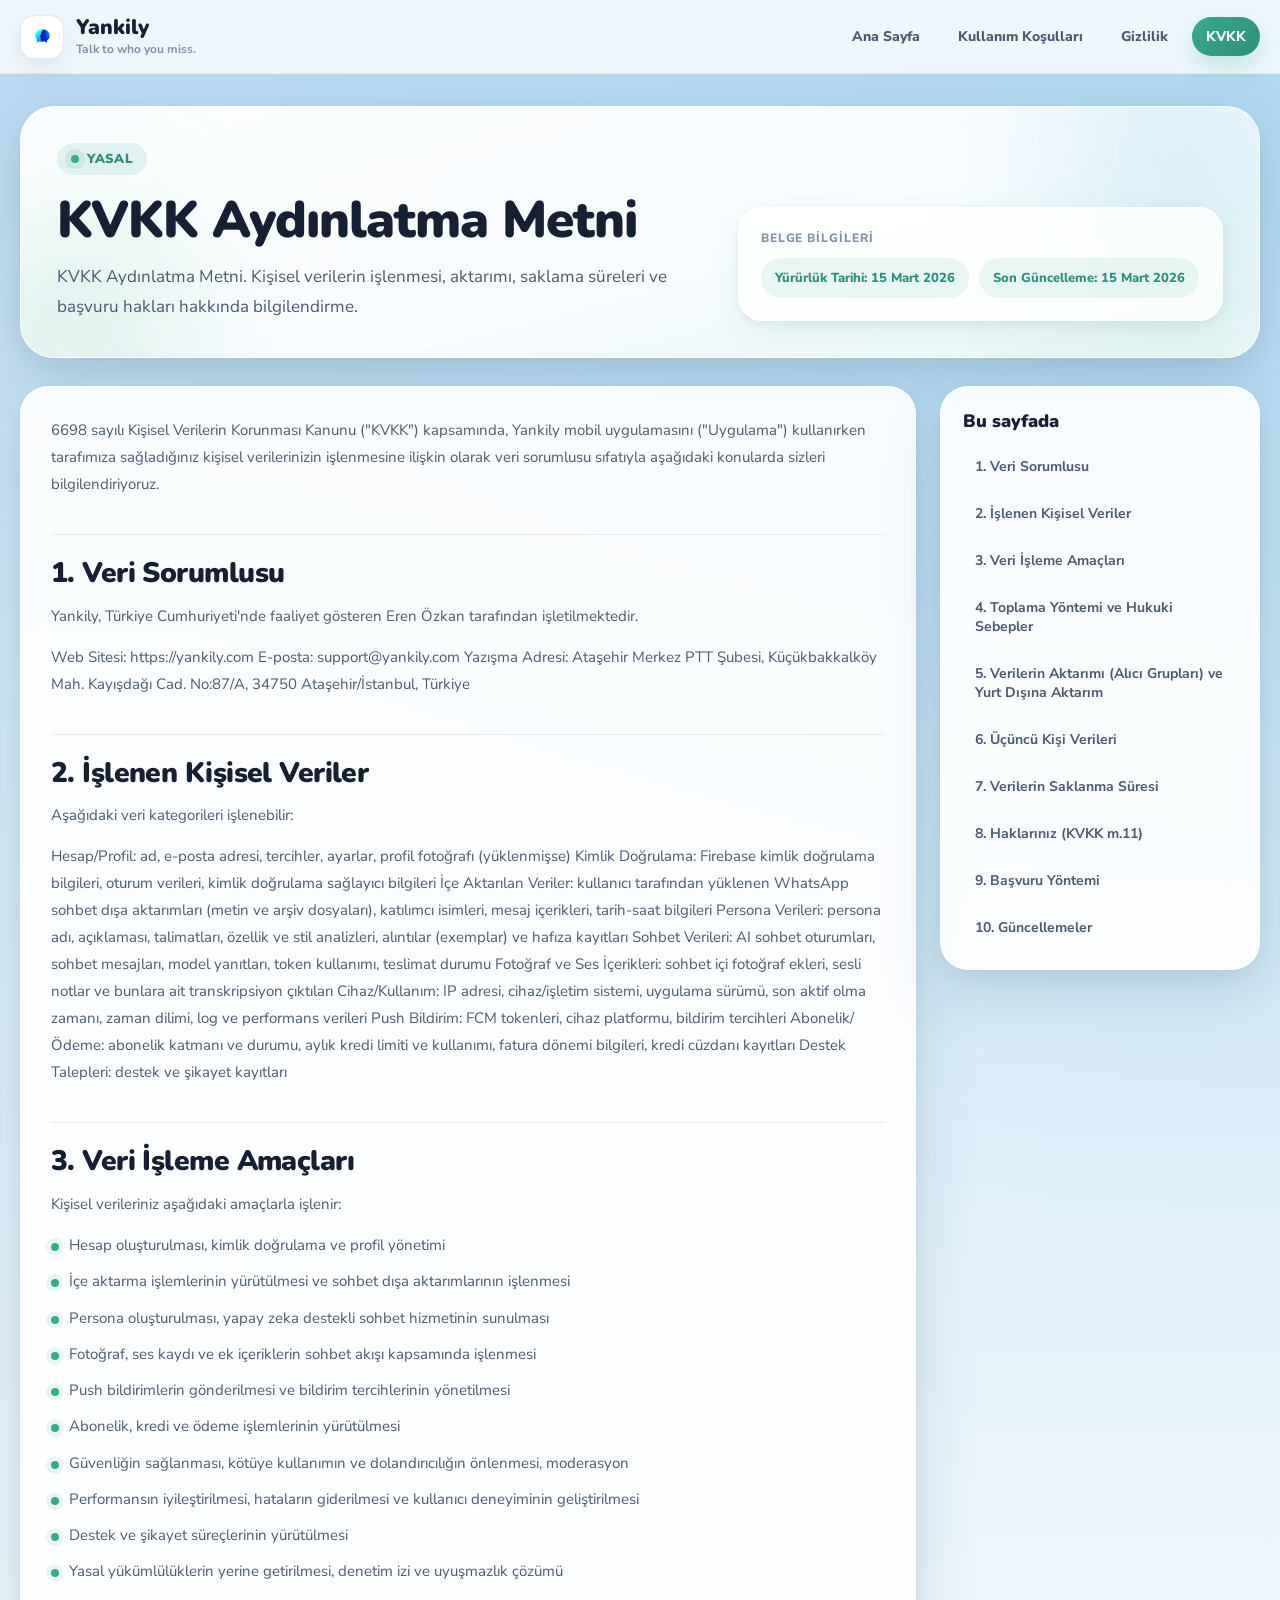
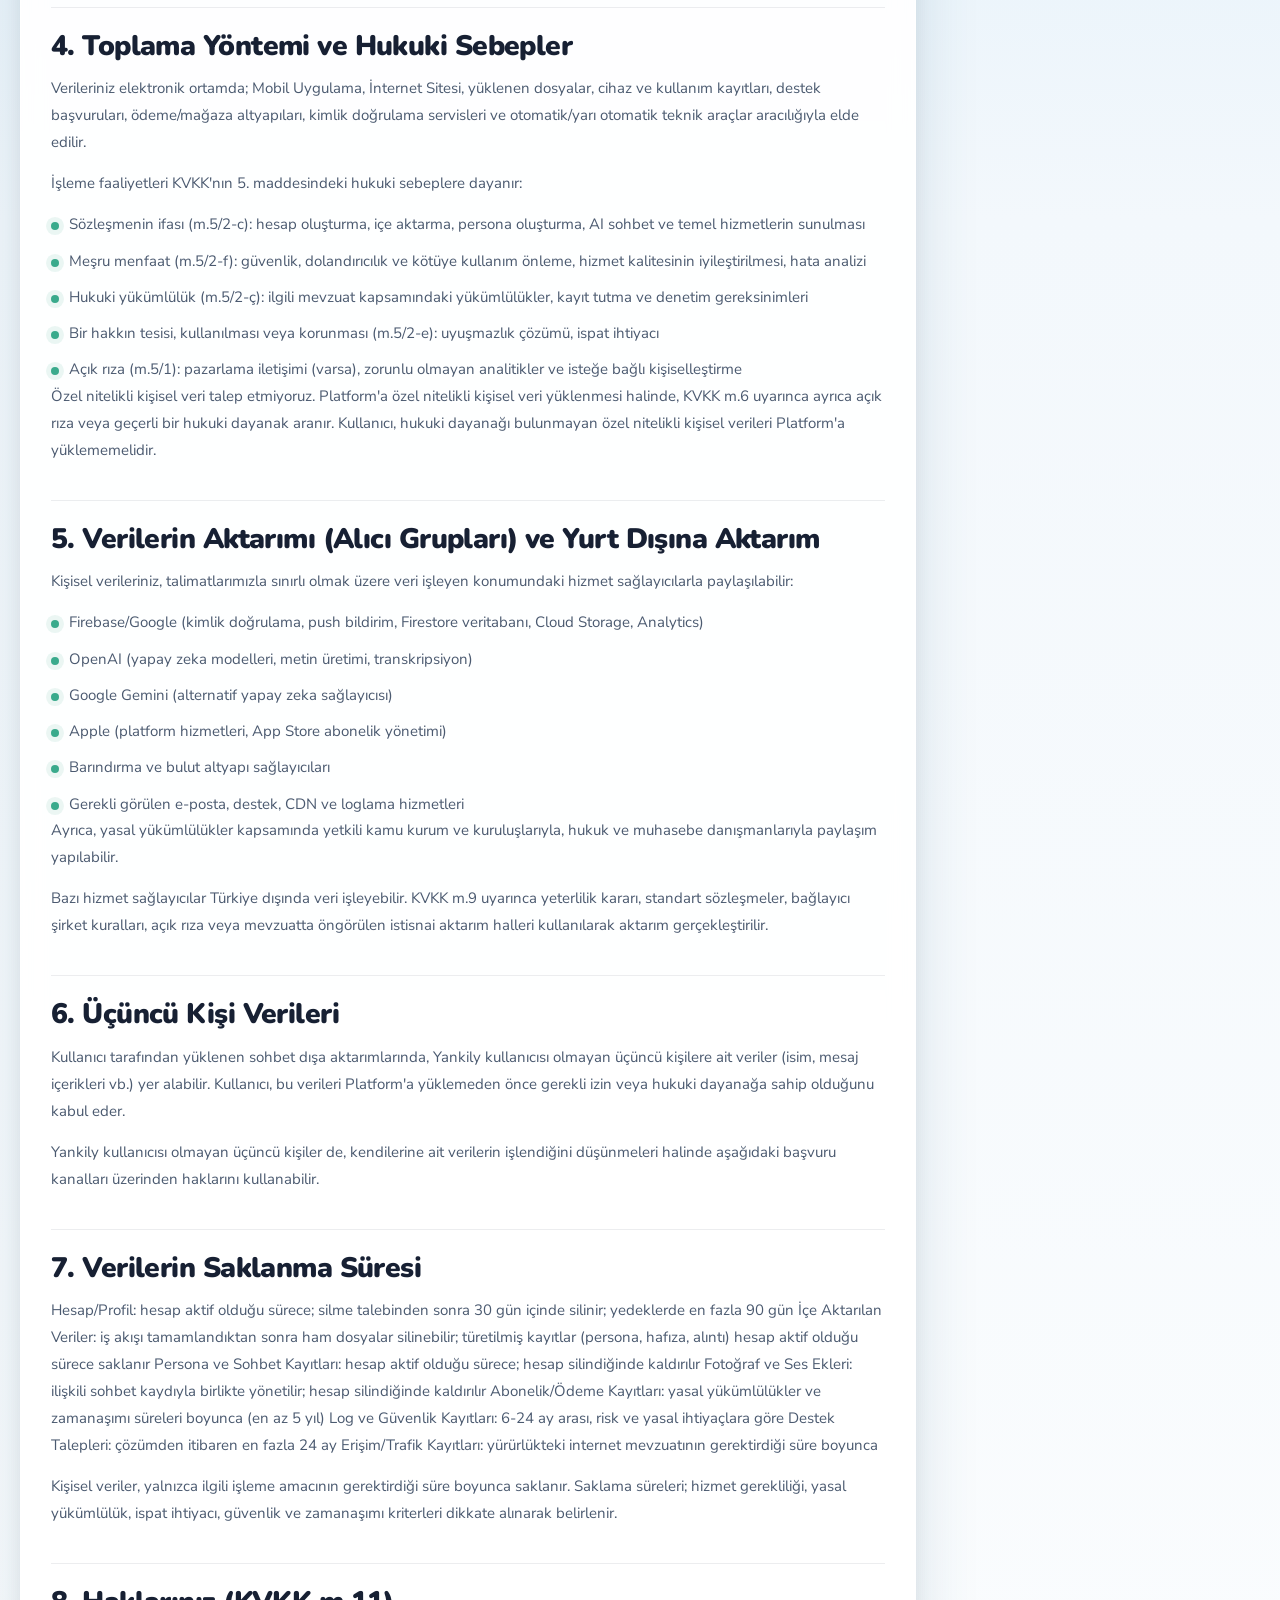
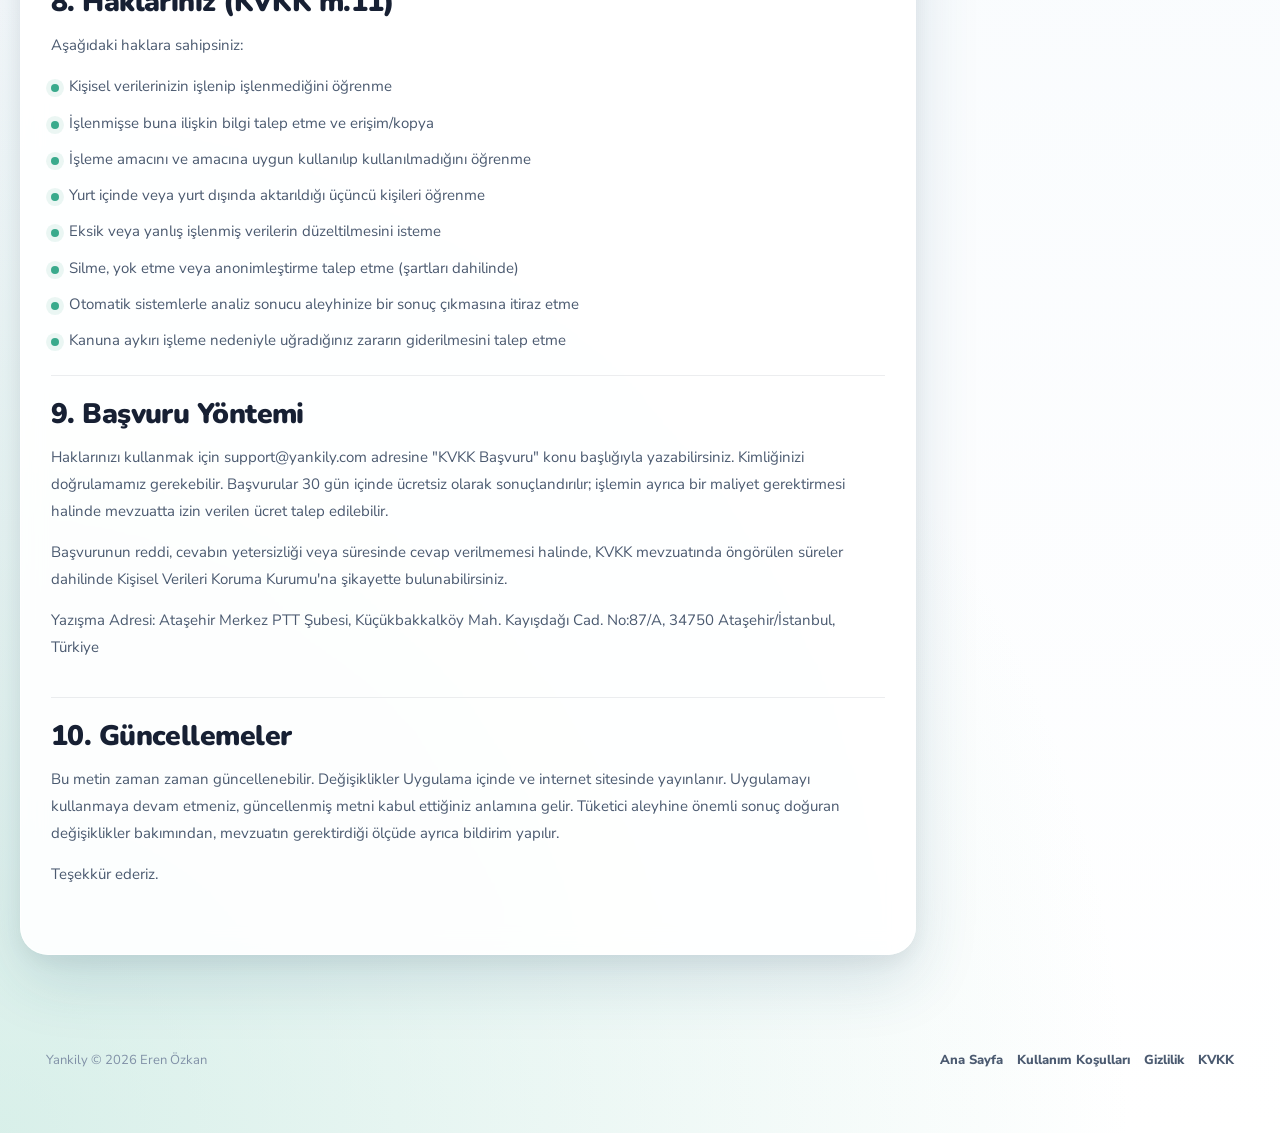
<file: kvkk/index.html>
<!DOCTYPE html>
<html lang="tr">
<head>
  <meta charset="UTF-8" />
  <meta name="viewport" content="width=device-width, initial-scale=1.0" />
  <title>KVKK Aydınlatma Metni | Yankily</title>
  <meta name="description" content="KVKK Aydınlatma Metni. Kişisel verilerin işlenmesi, aktarımı, saklama süreleri ve başvuru hakları hakkında bilgilendirme." />
  <meta name="theme-color" content="#3aaa8c" />
  <link rel="icon" type="image/png" href="../AppIcon-1024.png" />
  <link rel="apple-touch-icon" href="../AppIcon-1024.png" />
  <link rel="preconnect" href="https://fonts.googleapis.com">
  <link rel="preconnect" href="https://fonts.gstatic.com" crossorigin>
  <link href="https://fonts.googleapis.com/css2?family=Nunito:wght@400;600;700;800;900&family=Nunito+Sans:wght@400;600;700;800&display=swap" rel="stylesheet">
  <style>
    *, *::before, *::after { box-sizing: border-box; }
    :root {
      --teal: #3aaa8c;
      --teal-dark: #2d8f76;
      --teal-light: #e8f7f3;
      --bg-top: #b8d8f0;
      --bg-mid: #d4eaf8;
      --bg-low: #f3f8fc;
      --white: #ffffff;
      --text-dark: #172033;
      --text-mid: #4b5a70;
      --text-light: #8191a7;
      --line: rgba(23, 32, 51, 0.08);
      --card-shadow: 0 10px 30px rgba(58,170,140,0.10), 0 4px 12px rgba(23,32,51,0.05);
      --card-shadow-lg: 0 24px 64px rgba(32, 89, 120, 0.16), 0 8px 22px rgba(23,32,51,0.06);
      --nav-height: 74px;
      --radius: 24px;
    }
    html {
      scroll-behavior: smooth;
      scroll-padding-top: calc(var(--nav-height) + 22px);
    }
    body {
      margin: 0;
      font-family: 'Nunito Sans', sans-serif;
      color: var(--text-dark);
      background:
        radial-gradient(circle at top right, rgba(168,216,240,0.60), transparent 28%),
        radial-gradient(circle at bottom left, rgba(178,224,212,0.50), transparent 25%),
        linear-gradient(180deg, var(--bg-top) 0%, var(--bg-mid) 18%, var(--bg-low) 42%, #ffffff 100%);
      min-height: 100vh;
      overflow-x: hidden;
    }
    a { color: inherit; }
    a, button { -webkit-tap-highlight-color: transparent; }
    a:focus-visible, button:focus-visible {
      outline: 3px solid rgba(58,170,140,0.25);
      outline-offset: 3px;
      border-radius: 12px;
    }
    .topbar {
      position: sticky;
      top: 0;
      z-index: 200;
      height: var(--nav-height);
      display: flex;
      align-items: center;
      justify-content: center;
      backdrop-filter: blur(18px);
      background: rgba(255,255,255,0.78);
      border-bottom: 1px solid rgba(58,170,140,0.10);
    }
    .topbar-inner {
      width: min(1240px, calc(100% - 32px));
      display: flex;
      align-items: center;
      justify-content: space-between;
      gap: 18px;
    }
    .brand {
      display: inline-flex;
      align-items: center;
      gap: 12px;
      text-decoration: none;
      min-width: 0;
    }
    .brand-icon-shell {
      width: 44px;
      height: 44px;
      border-radius: 14px;
      background: #ffffff;
      border: 1px solid rgba(23, 32, 51, 0.10);
      box-shadow: 0 10px 24px rgba(15, 23, 42, 0.08);
      display: inline-flex;
      align-items: center;
      justify-content: center;
      padding: 4px;
      flex-shrink: 0;
    }
    .brand-icon {
      width: 100%;
      height: 100%;
      display: block;
      object-fit: contain;
      border-radius: 10px;
      background: #ffffff;
    }
    .brand-text { min-width: 0; }
    .brand-name {
      display: block;
      font-family: 'Nunito', sans-serif;
      font-size: 21px;
      font-weight: 900;
      line-height: 1;
    }
    .brand-sub {
      display: block;
      margin-top: 3px;
      font-size: 12px;
      font-weight: 700;
      color: var(--text-light);
    }
    .nav {
      display: flex;
      align-items: center;
      gap: 10px;
      flex-wrap: wrap;
      justify-content: flex-end;
    }
    .nav-link {
      text-decoration: none;
      font-size: 14px;
      font-weight: 800;
      color: var(--text-mid);
      padding: 10px 14px;
      border-radius: 999px;
      transition: background 0.2s ease, color 0.2s ease, transform 0.2s ease;
    }
    .nav-link:hover {
      color: var(--teal-dark);
      background: rgba(58,170,140,0.10);
      transform: translateY(-1px);
    }
    .nav-link.current {
      color: white;
      background: linear-gradient(135deg, var(--teal) 0%, var(--teal-dark) 100%);
      box-shadow: 0 10px 24px rgba(58,170,140,0.24);
    }
    .page {
      width: min(1240px, calc(100% - 32px));
      margin: 0 auto;
      padding: 32px 0 72px;
    }
    .hero {
      position: relative;
      overflow: hidden;
      border-radius: 34px;
      background: linear-gradient(165deg, rgba(255,255,255,0.94) 0%, rgba(255,255,255,0.90) 56%, rgba(232,247,243,0.92) 100%);
      border: 1px solid rgba(255,255,255,0.75);
      box-shadow: var(--card-shadow-lg);
      padding: 36px;
      margin-bottom: 28px;
    }
    .hero::before, .hero::after {
      content: "";
      position: absolute;
      border-radius: 50%;
      filter: blur(70px);
      pointer-events: none;
      opacity: 0.55;
    }
    .hero::before {
      width: 240px;
      height: 240px;
      background: rgba(168,216,240,0.70);
      top: -70px;
      right: -40px;
    }
    .hero::after {
      width: 220px;
      height: 220px;
      background: rgba(178,224,212,0.80);
      bottom: -90px;
      left: -60px;
    }
    .hero-grid {
      position: relative;
      z-index: 1;
      display: grid;
      grid-template-columns: minmax(0, 1.15fr) minmax(260px, 0.85fr);
      gap: 24px;
      align-items: end;
    }
    .eyebrow {
      display: inline-flex;
      align-items: center;
      gap: 8px;
      margin: 0 0 18px;
      padding: 7px 14px;
      border-radius: 999px;
      background: rgba(58,170,140,0.12);
      color: var(--teal-dark);
      font-size: 13px;
      font-weight: 900;
      letter-spacing: 0.05em;
      text-transform: uppercase;
    }
    .eyebrow::before {
      content: "";
      width: 8px;
      height: 8px;
      border-radius: 50%;
      background: var(--teal);
      box-shadow: 0 0 0 6px rgba(58,170,140,0.12);
    }
    h1 {
      margin: 0 0 14px;
      font-family: 'Nunito', sans-serif;
      font-size: clamp(34px, 4vw, 56px);
      line-height: 1.08;
      font-weight: 900;
      letter-spacing: -0.02em;
    }
    .hero-sub {
      margin: 0;
      max-width: 760px;
      color: var(--text-mid);
      font-size: 17px;
      line-height: 1.72;
    }
    .meta-card {
      background: rgba(255,255,255,0.82);
      border: 1px solid rgba(255,255,255,0.72);
      border-radius: 24px;
      padding: 22px;
      box-shadow: var(--card-shadow);
      backdrop-filter: blur(10px);
    }
    .meta-card-label {
      margin: 0 0 12px;
      color: var(--text-light);
      font-size: 12px;
      font-weight: 800;
      letter-spacing: 0.08em;
      text-transform: uppercase;
    }
    .meta-pills {
      display: flex;
      flex-wrap: wrap;
      gap: 10px;
    }
    .meta-pill {
      display: inline-flex;
      align-items: center;
      justify-content: center;
      gap: 8px;
      border-radius: 999px;
      background: rgba(58,170,140,0.10);
      color: var(--teal-dark);
      font-size: 13px;
      font-weight: 800;
      padding: 10px 14px;
      min-height: 40px;
    }
    .content-layout {
      display: grid;
      grid-template-columns: minmax(0, 1fr) 320px;
      gap: 24px;
      align-items: start;
    }
    .article-card, .toc-card {
      background: rgba(255,255,255,0.90);
      border-radius: 28px;
      border: 1px solid rgba(255,255,255,0.8);
      box-shadow: var(--card-shadow-lg);
      backdrop-filter: blur(12px);
    }
    .article-card {
      padding: 30px;
    }
    .toc-card {
      position: sticky;
      top: calc(var(--nav-height) + 18px);
      padding: 22px;
    }
    .toc-title {
      margin: 0 0 14px;
      font-family: 'Nunito', sans-serif;
      font-size: 18px;
      font-weight: 900;
    }
    .toc-links {
      display: flex;
      flex-direction: column;
      gap: 8px;
    }
    .toc-links a {
      text-decoration: none;
      color: var(--text-mid);
      font-weight: 700;
      font-size: 14px;
      padding: 10px 12px;
      border-radius: 14px;
      transition: background 0.2s ease, color 0.2s ease, transform 0.2s ease;
    }
    .toc-links a:hover {
      background: rgba(58,170,140,0.10);
      color: var(--teal-dark);
      transform: translateX(2px);
    }
    .legal-section {
      padding: 22px 0;
      border-top: 1px solid var(--line);
    }
    .legal-section:first-child {
      padding-top: 0;
      border-top: none;
    }
    .legal-section h2 {
      margin: 0 0 12px;
      font-family: 'Nunito', sans-serif;
      font-size: clamp(22px, 2.2vw, 32px);
      line-height: 1.2;
      font-weight: 900;
      letter-spacing: -0.02em;
    }
    .legal-section p {
      margin: 0 0 14px;
      color: var(--text-mid);
      font-size: 15px;
      line-height: 1.8;
    }
    .legal-section ul {
      margin: 0;
      padding: 0;
      list-style: none;
      display: grid;
      gap: 10px;
    }
    .legal-section li {
      position: relative;
      padding-left: 18px;
      color: var(--text-mid);
      font-size: 15px;
      line-height: 1.75;
    }
    .legal-section li::before {
      content: "";
      position: absolute;
      left: 0;
      top: 11px;
      width: 8px;
      height: 8px;
      border-radius: 50%;
      background: var(--teal);
      box-shadow: 0 0 0 5px rgba(58,170,140,0.10);
    }
    .footer {
      width: min(1240px, calc(100% - 32px));
      margin: 0 auto 40px;
      padding: 24px 26px;
      display: flex;
      justify-content: space-between;
      gap: 18px;
      align-items: center;
      color: var(--text-light);
      font-size: 13px;
    }
    .footer-links {
      display: flex;
      flex-wrap: wrap;
      gap: 14px;
    }
    .footer-links a {
      text-decoration: none;
      font-weight: 800;
      color: var(--text-mid);
    }
    @media (max-width: 1024px) {
      .hero-grid, .content-layout {
        grid-template-columns: 1fr;
      }
      .toc-card {
        position: static;
      }
    }
    @media (max-width: 720px) {
      :root {
        --nav-height: 70px;
      }
      .topbar-inner {
        width: min(100%, calc(100% - 24px));
        gap: 10px;
      }
      .brand-sub {
        display: none;
      }
      .nav {
        gap: 6px;
      }
      .nav-link {
        padding: 8px 12px;
        font-size: 13px;
      }
      .page {
        width: min(100%, calc(100% - 24px));
        padding: 20px 0 48px;
      }
      .hero {
        padding: 24px;
        border-radius: 26px;
      }
      .article-card {
        padding: 22px;
        border-radius: 22px;
      }
      .toc-card {
        padding: 18px;
        border-radius: 22px;
      }
      .footer {
        width: min(100%, calc(100% - 24px));
        flex-direction: column;
        align-items: flex-start;
        padding: 0 0 28px;
      }
    }
  </style>
</head>
<body>
  <header class="topbar">
    <div class="topbar-inner">
      <a class="brand" href="../">
        <span class="brand-icon-shell">
          <img class="brand-icon" src="../AppIcon-1024.png" alt="Yankily app icon" />
        </span>
        <span class="brand-text">
          <span class="brand-name">Yankily</span>
          <span class="brand-sub">Talk to who you miss.</span>
        </span>
      </a>

      <nav class="nav" aria-label="Legal pages">
        <a class="nav-link" href="../">Ana Sayfa</a><a class="nav-link" href="../terms/">Kullanım Koşulları</a><a class="nav-link" href="../privacy/">Gizlilik</a><a class="nav-link current" href="../kvkk/">KVKK</a>
      </nav>
    </div>
  </header>

  <main class="page">
    <section class="hero">
      <div class="hero-grid">
        <div>
          <p class="eyebrow">Yasal</p>
          <h1>KVKK Aydınlatma Metni</h1>
          <p class="hero-sub">KVKK Aydınlatma Metni. Kişisel verilerin işlenmesi, aktarımı, saklama süreleri ve başvuru hakları hakkında bilgilendirme.</p>
        </div>
        <aside class="meta-card">
          <p class="meta-card-label">Belge Bilgileri</p>
          <div class="meta-pills">
            <span class="meta-pill">Yürürlük Tarihi: 15 Mart 2026</span><span class="meta-pill">Son Güncelleme: 15 Mart 2026</span>
          </div>
        </aside>
      </div>
    </section>

    <section class="content-layout">
      <article class="article-card">
        <section class="legal-section is-intro">
<p>6698 sayılı Kişisel Verilerin Korunması Kanunu (&quot;KVKK&quot;) kapsamında, Yankily mobil uygulamasını (&quot;Uygulama&quot;) kullanırken tarafımıza sağladığınız kişisel verilerinizin işlenmesine ilişkin olarak veri sorumlusu sıfatıyla aşağıdaki konularda sizleri bilgilendiriyoruz.</p>
</section>
<section class="legal-section" id="1-veri-sorumlusu">
<h2>1. Veri Sorumlusu</h2>
<p>Yankily, Türkiye Cumhuriyeti&#x27;nde faaliyet gösteren Eren Özkan tarafından işletilmektedir.</p>
<p>Web Sitesi: https://yankily.com E-posta: support@yankily.com Yazışma Adresi: Ataşehir Merkez PTT Şubesi, Küçükbakkalköy Mah. Kayışdağı Cad. No:87/A, 34750 Ataşehir/İstanbul, Türkiye</p>
</section>
<section class="legal-section" id="2-islenen-kisisel-veriler">
<h2>2. İşlenen Kişisel Veriler</h2>
<p>Aşağıdaki veri kategorileri işlenebilir:</p>
<p>Hesap/Profil: ad, e-posta adresi, tercihler, ayarlar, profil fotoğrafı (yüklenmişse) Kimlik Doğrulama: Firebase kimlik doğrulama bilgileri, oturum verileri, kimlik doğrulama sağlayıcı bilgileri İçe Aktarılan Veriler: kullanıcı tarafından yüklenen WhatsApp sohbet dışa aktarımları (metin ve arşiv dosyaları), katılımcı isimleri, mesaj içerikleri, tarih-saat bilgileri Persona Verileri: persona adı, açıklaması, talimatları, özellik ve stil analizleri, alıntılar (exemplar) ve hafıza kayıtları Sohbet Verileri: AI sohbet oturumları, sohbet mesajları, model yanıtları, token kullanımı, teslimat durumu Fotoğraf ve Ses İçerikleri: sohbet içi fotoğraf ekleri, sesli notlar ve bunlara ait transkripsiyon çıktıları Cihaz/Kullanım: IP adresi, cihaz/işletim sistemi, uygulama sürümü, son aktif olma zamanı, zaman dilimi, log ve performans verileri Push Bildirim: FCM tokenleri, cihaz platformu, bildirim tercihleri Abonelik/Ödeme: abonelik katmanı ve durumu, aylık kredi limiti ve kullanımı, fatura dönemi bilgileri, kredi cüzdanı kayıtları Destek Talepleri: destek ve şikayet kayıtları</p>
</section>
<section class="legal-section" id="3-veri-isleme-amaclari">
<h2>3. Veri İşleme Amaçları</h2>
<p>Kişisel verileriniz aşağıdaki amaçlarla işlenir:</p>
<ul>
<li>Hesap oluşturulması, kimlik doğrulama ve profil yönetimi</li>
<li>İçe aktarma işlemlerinin yürütülmesi ve sohbet dışa aktarımlarının işlenmesi</li>
<li>Persona oluşturulması, yapay zeka destekli sohbet hizmetinin sunulması</li>
<li>Fotoğraf, ses kaydı ve ek içeriklerin sohbet akışı kapsamında işlenmesi</li>
<li>Push bildirimlerin gönderilmesi ve bildirim tercihlerinin yönetilmesi</li>
<li>Abonelik, kredi ve ödeme işlemlerinin yürütülmesi</li>
<li>Güvenliğin sağlanması, kötüye kullanımın ve dolandırıcılığın önlenmesi, moderasyon</li>
<li>Performansın iyileştirilmesi, hataların giderilmesi ve kullanıcı deneyiminin geliştirilmesi</li>
<li>Destek ve şikayet süreçlerinin yürütülmesi</li>
<li>Yasal yükümlülüklerin yerine getirilmesi, denetim izi ve uyuşmazlık çözümü</li>
</ul>
</section>
<section class="legal-section" id="4-toplama-yontemi-ve-hukuki-sebepler">
<h2>4. Toplama Yöntemi ve Hukuki Sebepler</h2>
<p>Verileriniz elektronik ortamda; Mobil Uygulama, İnternet Sitesi, yüklenen dosyalar, cihaz ve kullanım kayıtları, destek başvuruları, ödeme/mağaza altyapıları, kimlik doğrulama servisleri ve otomatik/yarı otomatik teknik araçlar aracılığıyla elde edilir.</p>
<p>İşleme faaliyetleri KVKK&#x27;nın 5. maddesindeki hukuki sebeplere dayanır:</p>
<ul>
<li>Sözleşmenin ifası (m.5/2-c): hesap oluşturma, içe aktarma, persona oluşturma, AI sohbet ve temel hizmetlerin sunulması</li>
<li>Meşru menfaat (m.5/2-f): güvenlik, dolandırıcılık ve kötüye kullanım önleme, hizmet kalitesinin iyileştirilmesi, hata analizi</li>
<li>Hukuki yükümlülük (m.5/2-ç): ilgili mevzuat kapsamındaki yükümlülükler, kayıt tutma ve denetim gereksinimleri</li>
<li>Bir hakkın tesisi, kullanılması veya korunması (m.5/2-e): uyuşmazlık çözümü, ispat ihtiyacı</li>
<li>Açık rıza (m.5/1): pazarlama iletişimi (varsa), zorunlu olmayan analitikler ve isteğe bağlı kişiselleştirme</li>
</ul>
<p>Özel nitelikli kişisel veri talep etmiyoruz. Platform&#x27;a özel nitelikli kişisel veri yüklenmesi halinde, KVKK m.6 uyarınca ayrıca açık rıza veya geçerli bir hukuki dayanak aranır. Kullanıcı, hukuki dayanağı bulunmayan özel nitelikli kişisel verileri Platform&#x27;a yüklememelidir.</p>
</section>
<section class="legal-section" id="5-verilerin-aktarimi-alici-gruplari-ve-yurt-disina-aktarim">
<h2>5. Verilerin Aktarımı (Alıcı Grupları) ve Yurt Dışına Aktarım</h2>
<p>Kişisel verileriniz, talimatlarımızla sınırlı olmak üzere veri işleyen konumundaki hizmet sağlayıcılarla paylaşılabilir:</p>
<ul>
<li>Firebase/Google (kimlik doğrulama, push bildirim, Firestore veritabanı, Cloud Storage, Analytics)</li>
<li>OpenAI (yapay zeka modelleri, metin üretimi, transkripsiyon)</li>
<li>Google Gemini (alternatif yapay zeka sağlayıcısı)</li>
<li>Apple (platform hizmetleri, App Store abonelik yönetimi)</li>
<li>Barındırma ve bulut altyapı sağlayıcıları</li>
<li>Gerekli görülen e-posta, destek, CDN ve loglama hizmetleri</li>
</ul>
<p>Ayrıca, yasal yükümlülükler kapsamında yetkili kamu kurum ve kuruluşlarıyla, hukuk ve muhasebe danışmanlarıyla paylaşım yapılabilir.</p>
<p>Bazı hizmet sağlayıcılar Türkiye dışında veri işleyebilir. KVKK m.9 uyarınca yeterlilik kararı, standart sözleşmeler, bağlayıcı şirket kuralları, açık rıza veya mevzuatta öngörülen istisnai aktarım halleri kullanılarak aktarım gerçekleştirilir.</p>
</section>
<section class="legal-section" id="6-ucuncu-kisi-verileri">
<h2>6. Üçüncü Kişi Verileri</h2>
<p>Kullanıcı tarafından yüklenen sohbet dışa aktarımlarında, Yankily kullanıcısı olmayan üçüncü kişilere ait veriler (isim, mesaj içerikleri vb.) yer alabilir. Kullanıcı, bu verileri Platform&#x27;a yüklemeden önce gerekli izin veya hukuki dayanağa sahip olduğunu kabul eder.</p>
<p>Yankily kullanıcısı olmayan üçüncü kişiler de, kendilerine ait verilerin işlendiğini düşünmeleri halinde aşağıdaki başvuru kanalları üzerinden haklarını kullanabilir.</p>
</section>
<section class="legal-section" id="7-verilerin-saklanma-suresi">
<h2>7. Verilerin Saklanma Süresi</h2>
<p>Hesap/Profil: hesap aktif olduğu sürece; silme talebinden sonra 30 gün içinde silinir; yedeklerde en fazla 90 gün İçe Aktarılan Veriler: iş akışı tamamlandıktan sonra ham dosyalar silinebilir; türetilmiş kayıtlar (persona, hafıza, alıntı) hesap aktif olduğu sürece saklanır Persona ve Sohbet Kayıtları: hesap aktif olduğu sürece; hesap silindiğinde kaldırılır Fotoğraf ve Ses Ekleri: ilişkili sohbet kaydıyla birlikte yönetilir; hesap silindiğinde kaldırılır Abonelik/Ödeme Kayıtları: yasal yükümlülükler ve zamanaşımı süreleri boyunca (en az 5 yıl) Log ve Güvenlik Kayıtları: 6-24 ay arası, risk ve yasal ihtiyaçlara göre Destek Talepleri: çözümden itibaren en fazla 24 ay Erişim/Trafik Kayıtları: yürürlükteki internet mevzuatının gerektirdiği süre boyunca</p>
<p>Kişisel veriler, yalnızca ilgili işleme amacının gerektirdiği süre boyunca saklanır. Saklama süreleri; hizmet gerekliliği, yasal yükümlülük, ispat ihtiyacı, güvenlik ve zamanaşımı kriterleri dikkate alınarak belirlenir.</p>
</section>
<section class="legal-section" id="8-haklariniz-kvkk-m11">
<h2>8. Haklarınız (KVKK m.11)</h2>
<p>Aşağıdaki haklara sahipsiniz:</p>
<ul>
<li>Kişisel verilerinizin işlenip işlenmediğini öğrenme</li>
<li>İşlenmişse buna ilişkin bilgi talep etme ve erişim/kopya</li>
<li>İşleme amacını ve amacına uygun kullanılıp kullanılmadığını öğrenme</li>
<li>Yurt içinde veya yurt dışında aktarıldığı üçüncü kişileri öğrenme</li>
<li>Eksik veya yanlış işlenmiş verilerin düzeltilmesini isteme</li>
<li>Silme, yok etme veya anonimleştirme talep etme (şartları dahilinde)</li>
<li>Otomatik sistemlerle analiz sonucu aleyhinize bir sonuç çıkmasına itiraz etme</li>
<li>Kanuna aykırı işleme nedeniyle uğradığınız zararın giderilmesini talep etme</li>
</ul>
</section>
<section class="legal-section" id="9-basvuru-yontemi">
<h2>9. Başvuru Yöntemi</h2>
<p>Haklarınızı kullanmak için support@yankily.com adresine &quot;KVKK Başvuru&quot; konu başlığıyla yazabilirsiniz. Kimliğinizi doğrulamamız gerekebilir. Başvurular 30 gün içinde ücretsiz olarak sonuçlandırılır; işlemin ayrıca bir maliyet gerektirmesi halinde mevzuatta izin verilen ücret talep edilebilir.</p>
<p>Başvurunun reddi, cevabın yetersizliği veya süresinde cevap verilmemesi halinde, KVKK mevzuatında öngörülen süreler dahilinde Kişisel Verileri Koruma Kurumu&#x27;na şikayette bulunabilirsiniz.</p>
<p>Yazışma Adresi: Ataşehir Merkez PTT Şubesi, Küçükbakkalköy Mah. Kayışdağı Cad. No:87/A, 34750 Ataşehir/İstanbul, Türkiye</p>
</section>
<section class="legal-section" id="10-guncellemeler">
<h2>10. Güncellemeler</h2>
<p>Bu metin zaman zaman güncellenebilir. Değişiklikler Uygulama içinde ve internet sitesinde yayınlanır. Uygulamayı kullanmaya devam etmeniz, güncellenmiş metni kabul ettiğiniz anlamına gelir. Tüketici aleyhine önemli sonuç doğuran değişiklikler bakımından, mevzuatın gerektirdiği ölçüde ayrıca bildirim yapılır.</p>
<p>Teşekkür ederiz.</p>
</section>
      </article>
      
        <aside class="toc-card">
          <div class="toc-title">Bu sayfada</div>
          <nav class="toc-links" aria-label="İçindekiler">
            <a href="#1-veri-sorumlusu">1. Veri Sorumlusu</a>
<a href="#2-islenen-kisisel-veriler">2. İşlenen Kişisel Veriler</a>
<a href="#3-veri-isleme-amaclari">3. Veri İşleme Amaçları</a>
<a href="#4-toplama-yontemi-ve-hukuki-sebepler">4. Toplama Yöntemi ve Hukuki Sebepler</a>
<a href="#5-verilerin-aktarimi-alici-gruplari-ve-yurt-disina-aktarim">5. Verilerin Aktarımı (Alıcı Grupları) ve Yurt Dışına Aktarım</a>
<a href="#6-ucuncu-kisi-verileri">6. Üçüncü Kişi Verileri</a>
<a href="#7-verilerin-saklanma-suresi">7. Verilerin Saklanma Süresi</a>
<a href="#8-haklariniz-kvkk-m11">8. Haklarınız (KVKK m.11)</a>
<a href="#9-basvuru-yontemi">9. Başvuru Yöntemi</a>
<a href="#10-guncellemeler">10. Güncellemeler</a>
          </nav>
        </aside>
        
    </section>
  </main>

  <footer class="footer">
    <div>Yankily © 2026 Eren Özkan</div>
    <div class="footer-links">
      <a href="../">Ana Sayfa</a>
      <a href="../terms/">Kullanım Koşulları</a>
      <a href="../privacy/">Gizlilik</a>
      <a href="../kvkk/">KVKK</a>
    </div>
  </footer>
</body>
</html>
</file>
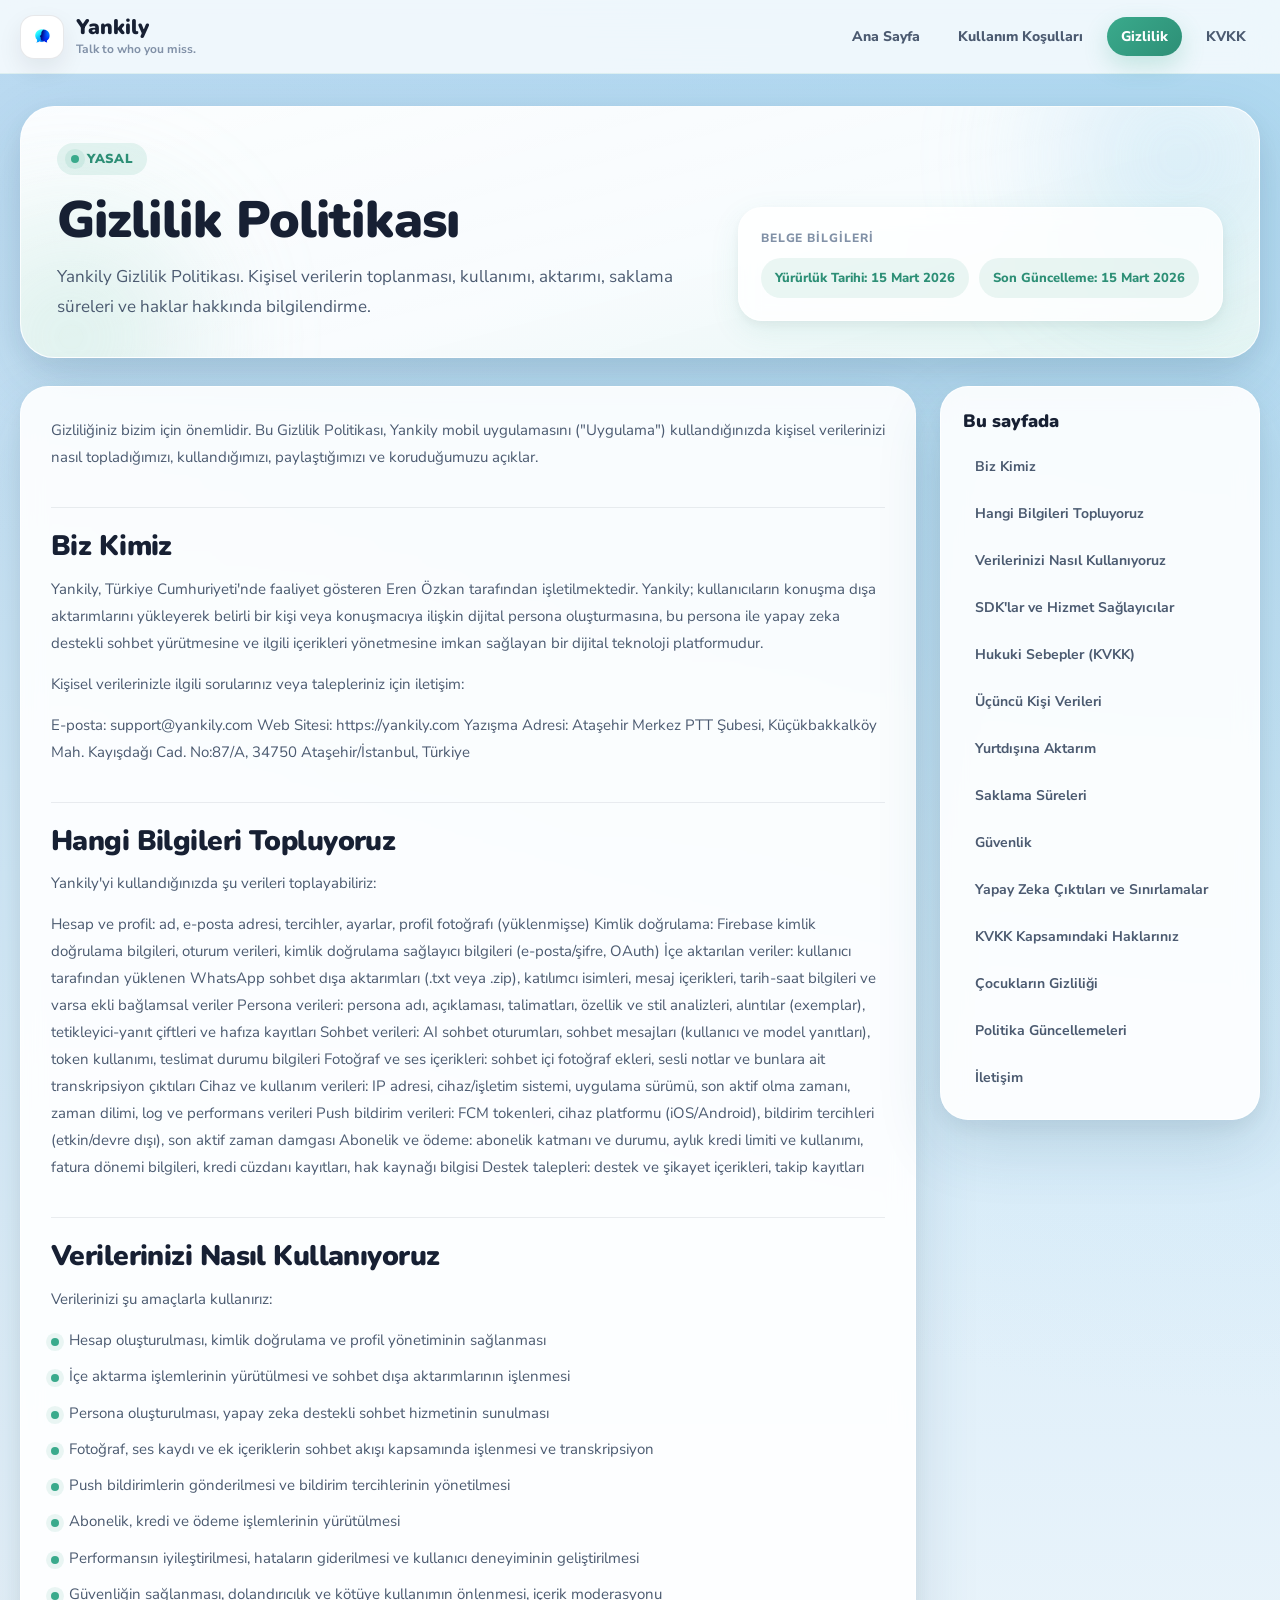
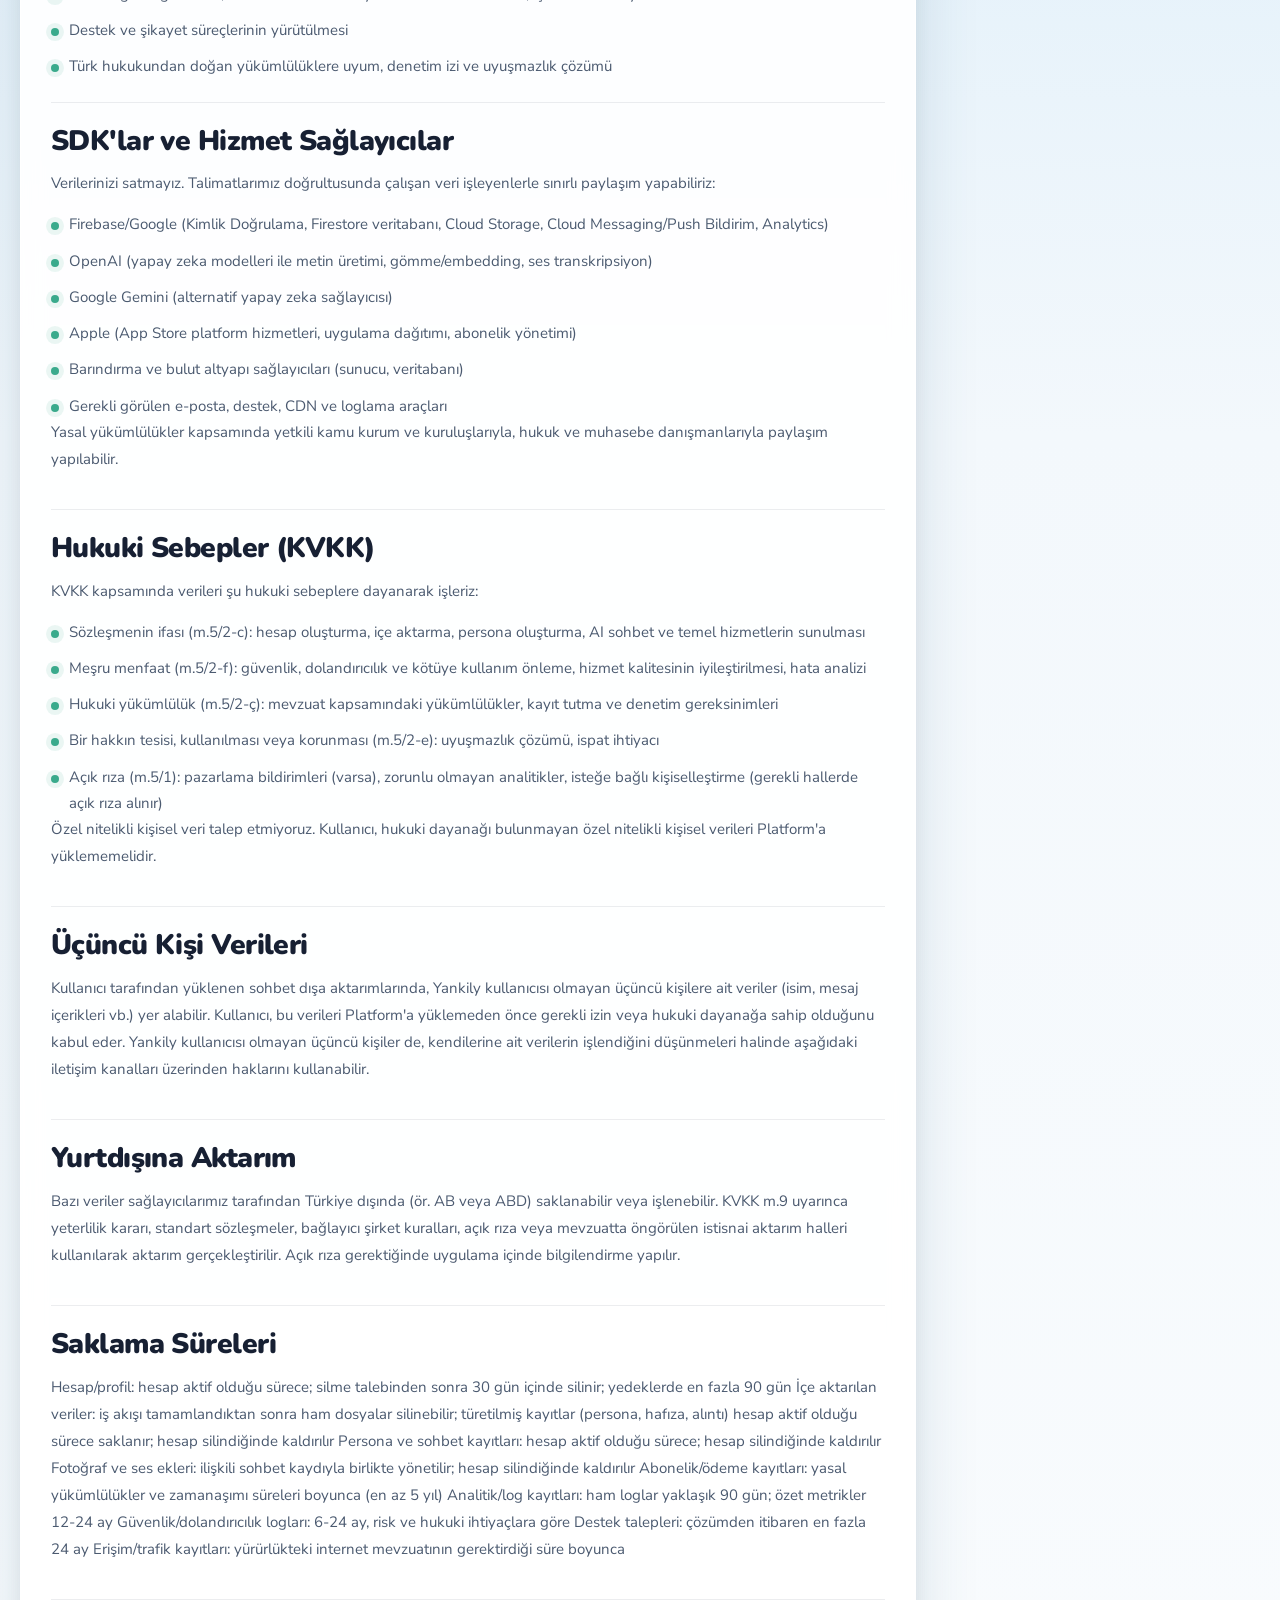
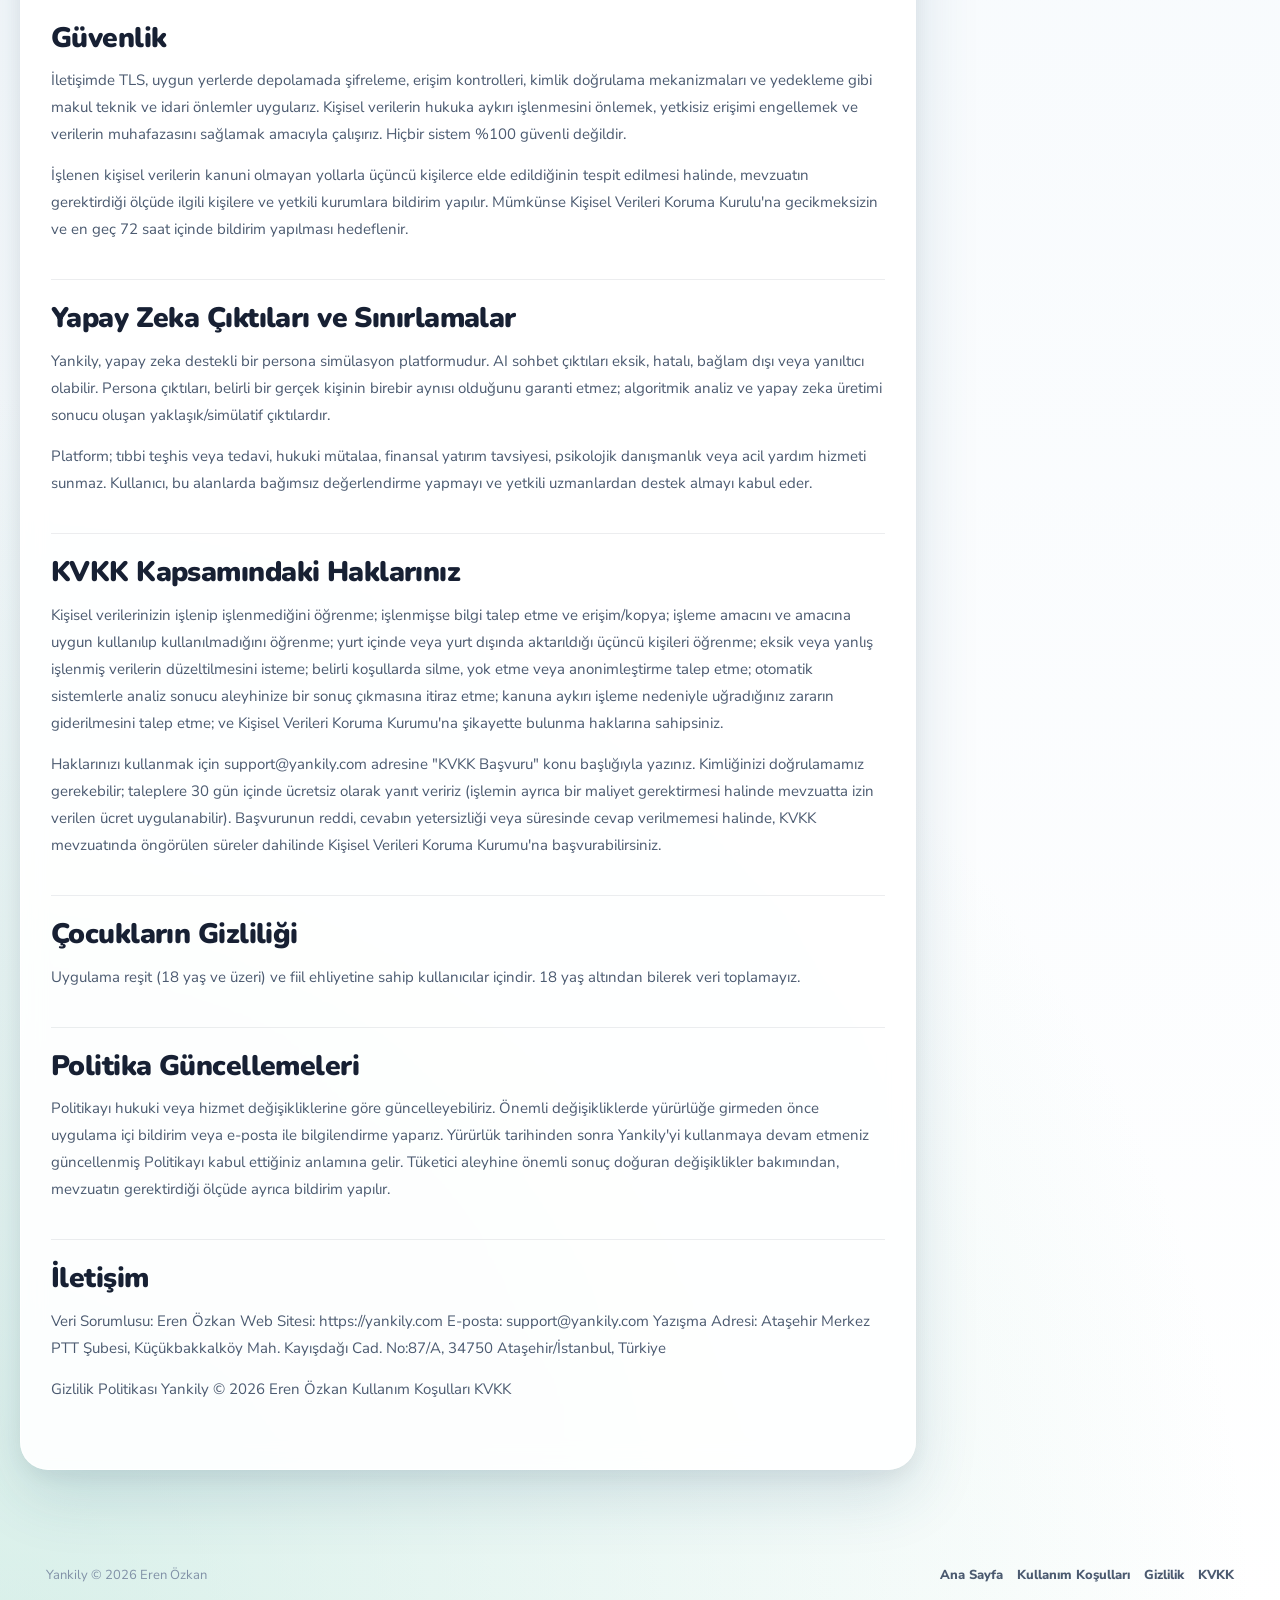
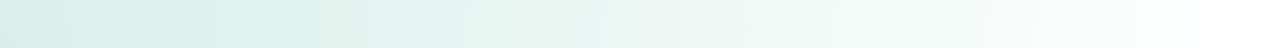
<file: privacy/index.html>
<!DOCTYPE html>
<html lang="tr">
<head>
  <meta charset="UTF-8" />
  <meta name="viewport" content="width=device-width, initial-scale=1.0" />
  <title>Gizlilik Politikası | Yankily</title>
  <meta name="description" content="Yankily Gizlilik Politikası. Kişisel verilerin toplanması, kullanımı, aktarımı, saklama süreleri ve haklar hakkında bilgilendirme." />
  <meta name="theme-color" content="#3aaa8c" />
  <link rel="icon" type="image/png" href="../AppIcon-1024.png" />
  <link rel="apple-touch-icon" href="../AppIcon-1024.png" />
  <link rel="preconnect" href="https://fonts.googleapis.com">
  <link rel="preconnect" href="https://fonts.gstatic.com" crossorigin>
  <link href="https://fonts.googleapis.com/css2?family=Nunito:wght@400;600;700;800;900&family=Nunito+Sans:wght@400;600;700;800&display=swap" rel="stylesheet">
  <style>
    *, *::before, *::after { box-sizing: border-box; }
    :root {
      --teal: #3aaa8c;
      --teal-dark: #2d8f76;
      --teal-light: #e8f7f3;
      --bg-top: #b8d8f0;
      --bg-mid: #d4eaf8;
      --bg-low: #f3f8fc;
      --white: #ffffff;
      --text-dark: #172033;
      --text-mid: #4b5a70;
      --text-light: #8191a7;
      --line: rgba(23, 32, 51, 0.08);
      --card-shadow: 0 10px 30px rgba(58,170,140,0.10), 0 4px 12px rgba(23,32,51,0.05);
      --card-shadow-lg: 0 24px 64px rgba(32, 89, 120, 0.16), 0 8px 22px rgba(23,32,51,0.06);
      --nav-height: 74px;
      --radius: 24px;
    }
    html {
      scroll-behavior: smooth;
      scroll-padding-top: calc(var(--nav-height) + 22px);
    }
    body {
      margin: 0;
      font-family: 'Nunito Sans', sans-serif;
      color: var(--text-dark);
      background:
        radial-gradient(circle at top right, rgba(168,216,240,0.60), transparent 28%),
        radial-gradient(circle at bottom left, rgba(178,224,212,0.50), transparent 25%),
        linear-gradient(180deg, var(--bg-top) 0%, var(--bg-mid) 18%, var(--bg-low) 42%, #ffffff 100%);
      min-height: 100vh;
      overflow-x: hidden;
    }
    a { color: inherit; }
    a, button { -webkit-tap-highlight-color: transparent; }
    a:focus-visible, button:focus-visible {
      outline: 3px solid rgba(58,170,140,0.25);
      outline-offset: 3px;
      border-radius: 12px;
    }
    .topbar {
      position: sticky;
      top: 0;
      z-index: 200;
      height: var(--nav-height);
      display: flex;
      align-items: center;
      justify-content: center;
      backdrop-filter: blur(18px);
      background: rgba(255,255,255,0.78);
      border-bottom: 1px solid rgba(58,170,140,0.10);
    }
    .topbar-inner {
      width: min(1240px, calc(100% - 32px));
      display: flex;
      align-items: center;
      justify-content: space-between;
      gap: 18px;
    }
    .brand {
      display: inline-flex;
      align-items: center;
      gap: 12px;
      text-decoration: none;
      min-width: 0;
    }
    .brand-icon-shell {
      width: 44px;
      height: 44px;
      border-radius: 14px;
      background: #ffffff;
      border: 1px solid rgba(23, 32, 51, 0.10);
      box-shadow: 0 10px 24px rgba(15, 23, 42, 0.08);
      display: inline-flex;
      align-items: center;
      justify-content: center;
      padding: 4px;
      flex-shrink: 0;
    }
    .brand-icon {
      width: 100%;
      height: 100%;
      display: block;
      object-fit: contain;
      border-radius: 10px;
      background: #ffffff;
    }
    .brand-text { min-width: 0; }
    .brand-name {
      display: block;
      font-family: 'Nunito', sans-serif;
      font-size: 21px;
      font-weight: 900;
      line-height: 1;
    }
    .brand-sub {
      display: block;
      margin-top: 3px;
      font-size: 12px;
      font-weight: 700;
      color: var(--text-light);
    }
    .nav {
      display: flex;
      align-items: center;
      gap: 10px;
      flex-wrap: wrap;
      justify-content: flex-end;
    }
    .nav-link {
      text-decoration: none;
      font-size: 14px;
      font-weight: 800;
      color: var(--text-mid);
      padding: 10px 14px;
      border-radius: 999px;
      transition: background 0.2s ease, color 0.2s ease, transform 0.2s ease;
    }
    .nav-link:hover {
      color: var(--teal-dark);
      background: rgba(58,170,140,0.10);
      transform: translateY(-1px);
    }
    .nav-link.current {
      color: white;
      background: linear-gradient(135deg, var(--teal) 0%, var(--teal-dark) 100%);
      box-shadow: 0 10px 24px rgba(58,170,140,0.24);
    }
    .page {
      width: min(1240px, calc(100% - 32px));
      margin: 0 auto;
      padding: 32px 0 72px;
    }
    .hero {
      position: relative;
      overflow: hidden;
      border-radius: 34px;
      background: linear-gradient(165deg, rgba(255,255,255,0.94) 0%, rgba(255,255,255,0.90) 56%, rgba(232,247,243,0.92) 100%);
      border: 1px solid rgba(255,255,255,0.75);
      box-shadow: var(--card-shadow-lg);
      padding: 36px;
      margin-bottom: 28px;
    }
    .hero::before, .hero::after {
      content: "";
      position: absolute;
      border-radius: 50%;
      filter: blur(70px);
      pointer-events: none;
      opacity: 0.55;
    }
    .hero::before {
      width: 240px;
      height: 240px;
      background: rgba(168,216,240,0.70);
      top: -70px;
      right: -40px;
    }
    .hero::after {
      width: 220px;
      height: 220px;
      background: rgba(178,224,212,0.80);
      bottom: -90px;
      left: -60px;
    }
    .hero-grid {
      position: relative;
      z-index: 1;
      display: grid;
      grid-template-columns: minmax(0, 1.15fr) minmax(260px, 0.85fr);
      gap: 24px;
      align-items: end;
    }
    .eyebrow {
      display: inline-flex;
      align-items: center;
      gap: 8px;
      margin: 0 0 18px;
      padding: 7px 14px;
      border-radius: 999px;
      background: rgba(58,170,140,0.12);
      color: var(--teal-dark);
      font-size: 13px;
      font-weight: 900;
      letter-spacing: 0.05em;
      text-transform: uppercase;
    }
    .eyebrow::before {
      content: "";
      width: 8px;
      height: 8px;
      border-radius: 50%;
      background: var(--teal);
      box-shadow: 0 0 0 6px rgba(58,170,140,0.12);
    }
    h1 {
      margin: 0 0 14px;
      font-family: 'Nunito', sans-serif;
      font-size: clamp(34px, 4vw, 56px);
      line-height: 1.08;
      font-weight: 900;
      letter-spacing: -0.02em;
    }
    .hero-sub {
      margin: 0;
      max-width: 760px;
      color: var(--text-mid);
      font-size: 17px;
      line-height: 1.72;
    }
    .meta-card {
      background: rgba(255,255,255,0.82);
      border: 1px solid rgba(255,255,255,0.72);
      border-radius: 24px;
      padding: 22px;
      box-shadow: var(--card-shadow);
      backdrop-filter: blur(10px);
    }
    .meta-card-label {
      margin: 0 0 12px;
      color: var(--text-light);
      font-size: 12px;
      font-weight: 800;
      letter-spacing: 0.08em;
      text-transform: uppercase;
    }
    .meta-pills {
      display: flex;
      flex-wrap: wrap;
      gap: 10px;
    }
    .meta-pill {
      display: inline-flex;
      align-items: center;
      justify-content: center;
      gap: 8px;
      border-radius: 999px;
      background: rgba(58,170,140,0.10);
      color: var(--teal-dark);
      font-size: 13px;
      font-weight: 800;
      padding: 10px 14px;
      min-height: 40px;
    }
    .content-layout {
      display: grid;
      grid-template-columns: minmax(0, 1fr) 320px;
      gap: 24px;
      align-items: start;
    }
    .article-card, .toc-card {
      background: rgba(255,255,255,0.90);
      border-radius: 28px;
      border: 1px solid rgba(255,255,255,0.8);
      box-shadow: var(--card-shadow-lg);
      backdrop-filter: blur(12px);
    }
    .article-card {
      padding: 30px;
    }
    .toc-card {
      position: sticky;
      top: calc(var(--nav-height) + 18px);
      padding: 22px;
    }
    .toc-title {
      margin: 0 0 14px;
      font-family: 'Nunito', sans-serif;
      font-size: 18px;
      font-weight: 900;
    }
    .toc-links {
      display: flex;
      flex-direction: column;
      gap: 8px;
    }
    .toc-links a {
      text-decoration: none;
      color: var(--text-mid);
      font-weight: 700;
      font-size: 14px;
      padding: 10px 12px;
      border-radius: 14px;
      transition: background 0.2s ease, color 0.2s ease, transform 0.2s ease;
    }
    .toc-links a:hover {
      background: rgba(58,170,140,0.10);
      color: var(--teal-dark);
      transform: translateX(2px);
    }
    .legal-section {
      padding: 22px 0;
      border-top: 1px solid var(--line);
    }
    .legal-section:first-child {
      padding-top: 0;
      border-top: none;
    }
    .legal-section h2 {
      margin: 0 0 12px;
      font-family: 'Nunito', sans-serif;
      font-size: clamp(22px, 2.2vw, 32px);
      line-height: 1.2;
      font-weight: 900;
      letter-spacing: -0.02em;
    }
    .legal-section p {
      margin: 0 0 14px;
      color: var(--text-mid);
      font-size: 15px;
      line-height: 1.8;
    }
    .legal-section ul {
      margin: 0;
      padding: 0;
      list-style: none;
      display: grid;
      gap: 10px;
    }
    .legal-section li {
      position: relative;
      padding-left: 18px;
      color: var(--text-mid);
      font-size: 15px;
      line-height: 1.75;
    }
    .legal-section li::before {
      content: "";
      position: absolute;
      left: 0;
      top: 11px;
      width: 8px;
      height: 8px;
      border-radius: 50%;
      background: var(--teal);
      box-shadow: 0 0 0 5px rgba(58,170,140,0.10);
    }
    .footer {
      width: min(1240px, calc(100% - 32px));
      margin: 0 auto 40px;
      padding: 24px 26px;
      display: flex;
      justify-content: space-between;
      gap: 18px;
      align-items: center;
      color: var(--text-light);
      font-size: 13px;
    }
    .footer-links {
      display: flex;
      flex-wrap: wrap;
      gap: 14px;
    }
    .footer-links a {
      text-decoration: none;
      font-weight: 800;
      color: var(--text-mid);
    }
    @media (max-width: 1024px) {
      .hero-grid, .content-layout {
        grid-template-columns: 1fr;
      }
      .toc-card {
        position: static;
      }
    }
    @media (max-width: 720px) {
      :root {
        --nav-height: 70px;
      }
      .topbar-inner {
        width: min(100%, calc(100% - 24px));
        gap: 10px;
      }
      .brand-sub {
        display: none;
      }
      .nav {
        gap: 6px;
      }
      .nav-link {
        padding: 8px 12px;
        font-size: 13px;
      }
      .page {
        width: min(100%, calc(100% - 24px));
        padding: 20px 0 48px;
      }
      .hero {
        padding: 24px;
        border-radius: 26px;
      }
      .article-card {
        padding: 22px;
        border-radius: 22px;
      }
      .toc-card {
        padding: 18px;
        border-radius: 22px;
      }
      .footer {
        width: min(100%, calc(100% - 24px));
        flex-direction: column;
        align-items: flex-start;
        padding: 0 0 28px;
      }
    }
  </style>
</head>
<body>
  <header class="topbar">
    <div class="topbar-inner">
      <a class="brand" href="../">
        <span class="brand-icon-shell">
          <img class="brand-icon" src="../AppIcon-1024.png" alt="Yankily app icon" />
        </span>
        <span class="brand-text">
          <span class="brand-name">Yankily</span>
          <span class="brand-sub">Talk to who you miss.</span>
        </span>
      </a>

      <nav class="nav" aria-label="Legal pages">
        <a class="nav-link" href="../">Ana Sayfa</a><a class="nav-link" href="../terms/">Kullanım Koşulları</a><a class="nav-link current" href="../privacy/">Gizlilik</a><a class="nav-link" href="../kvkk/">KVKK</a>
      </nav>
    </div>
  </header>

  <main class="page">
    <section class="hero">
      <div class="hero-grid">
        <div>
          <p class="eyebrow">Yasal</p>
          <h1>Gizlilik Politikası</h1>
          <p class="hero-sub">Yankily Gizlilik Politikası. Kişisel verilerin toplanması, kullanımı, aktarımı, saklama süreleri ve haklar hakkında bilgilendirme.</p>
        </div>
        <aside class="meta-card">
          <p class="meta-card-label">Belge Bilgileri</p>
          <div class="meta-pills">
            <span class="meta-pill">Yürürlük Tarihi: 15 Mart 2026</span><span class="meta-pill">Son Güncelleme: 15 Mart 2026</span>
          </div>
        </aside>
      </div>
    </section>

    <section class="content-layout">
      <article class="article-card">
        <section class="legal-section is-intro">
<p>Gizliliğiniz bizim için önemlidir. Bu Gizlilik Politikası, Yankily mobil uygulamasını (&quot;Uygulama&quot;) kullandığınızda kişisel verilerinizi nasıl topladığımızı, kullandığımızı, paylaştığımızı ve koruduğumuzu açıklar.</p>
</section>
<section class="legal-section" id="biz-kimiz">
<h2>Biz Kimiz</h2>
<p>Yankily, Türkiye Cumhuriyeti&#x27;nde faaliyet gösteren Eren Özkan tarafından işletilmektedir. Yankily; kullanıcıların konuşma dışa aktarımlarını yükleyerek belirli bir kişi veya konuşmacıya ilişkin dijital persona oluşturmasına, bu persona ile yapay zeka destekli sohbet yürütmesine ve ilgili içerikleri yönetmesine imkan sağlayan bir dijital teknoloji platformudur.</p>
<p>Kişisel verilerinizle ilgili sorularınız veya talepleriniz için iletişim:</p>
<p>E-posta: support@yankily.com Web Sitesi: https://yankily.com Yazışma Adresi: Ataşehir Merkez PTT Şubesi, Küçükbakkalköy Mah. Kayışdağı Cad. No:87/A, 34750 Ataşehir/İstanbul, Türkiye</p>
</section>
<section class="legal-section" id="hangi-bilgileri-topluyoruz">
<h2>Hangi Bilgileri Topluyoruz</h2>
<p>Yankily&#x27;yi kullandığınızda şu verileri toplayabiliriz:</p>
<p>Hesap ve profil: ad, e-posta adresi, tercihler, ayarlar, profil fotoğrafı (yüklenmişse) Kimlik doğrulama: Firebase kimlik doğrulama bilgileri, oturum verileri, kimlik doğrulama sağlayıcı bilgileri (e-posta/şifre, OAuth) İçe aktarılan veriler: kullanıcı tarafından yüklenen WhatsApp sohbet dışa aktarımları (.txt veya .zip), katılımcı isimleri, mesaj içerikleri, tarih-saat bilgileri ve varsa ekli bağlamsal veriler Persona verileri: persona adı, açıklaması, talimatları, özellik ve stil analizleri, alıntılar (exemplar), tetikleyici-yanıt çiftleri ve hafıza kayıtları Sohbet verileri: AI sohbet oturumları, sohbet mesajları (kullanıcı ve model yanıtları), token kullanımı, teslimat durumu bilgileri Fotoğraf ve ses içerikleri: sohbet içi fotoğraf ekleri, sesli notlar ve bunlara ait transkripsiyon çıktıları Cihaz ve kullanım verileri: IP adresi, cihaz/işletim sistemi, uygulama sürümü, son aktif olma zamanı, zaman dilimi, log ve performans verileri Push bildirim verileri: FCM tokenleri, cihaz platformu (iOS/Android), bildirim tercihleri (etkin/devre dışı), son aktif zaman damgası Abonelik ve ödeme: abonelik katmanı ve durumu, aylık kredi limiti ve kullanımı, fatura dönemi bilgileri, kredi cüzdanı kayıtları, hak kaynağı bilgisi Destek talepleri: destek ve şikayet içerikleri, takip kayıtları</p>
</section>
<section class="legal-section" id="verilerinizi-nasil-kullaniyoruz">
<h2>Verilerinizi Nasıl Kullanıyoruz</h2>
<p>Verilerinizi şu amaçlarla kullanırız:</p>
<ul>
<li>Hesap oluşturulması, kimlik doğrulama ve profil yönetiminin sağlanması</li>
<li>İçe aktarma işlemlerinin yürütülmesi ve sohbet dışa aktarımlarının işlenmesi</li>
<li>Persona oluşturulması, yapay zeka destekli sohbet hizmetinin sunulması</li>
<li>Fotoğraf, ses kaydı ve ek içeriklerin sohbet akışı kapsamında işlenmesi ve transkripsiyon</li>
<li>Push bildirimlerin gönderilmesi ve bildirim tercihlerinin yönetilmesi</li>
<li>Abonelik, kredi ve ödeme işlemlerinin yürütülmesi</li>
<li>Performansın iyileştirilmesi, hataların giderilmesi ve kullanıcı deneyiminin geliştirilmesi</li>
<li>Güvenliğin sağlanması, dolandırıcılık ve kötüye kullanımın önlenmesi, içerik moderasyonu</li>
<li>Destek ve şikayet süreçlerinin yürütülmesi</li>
<li>Türk hukukundan doğan yükümlülüklere uyum, denetim izi ve uyuşmazlık çözümü</li>
</ul>
</section>
<section class="legal-section" id="sdklar-ve-hizmet-saglayicilar">
<h2>SDK&#x27;lar ve Hizmet Sağlayıcılar</h2>
<p>Verilerinizi satmayız. Talimatlarımız doğrultusunda çalışan veri işleyenlerle sınırlı paylaşım yapabiliriz:</p>
<ul>
<li>Firebase/Google (Kimlik Doğrulama, Firestore veritabanı, Cloud Storage, Cloud Messaging/Push Bildirim, Analytics)</li>
<li>OpenAI (yapay zeka modelleri ile metin üretimi, gömme/embedding, ses transkripsiyon)</li>
<li>Google Gemini (alternatif yapay zeka sağlayıcısı)</li>
<li>Apple (App Store platform hizmetleri, uygulama dağıtımı, abonelik yönetimi)</li>
<li>Barındırma ve bulut altyapı sağlayıcıları (sunucu, veritabanı)</li>
<li>Gerekli görülen e-posta, destek, CDN ve loglama araçları</li>
</ul>
<p>Yasal yükümlülükler kapsamında yetkili kamu kurum ve kuruluşlarıyla, hukuk ve muhasebe danışmanlarıyla paylaşım yapılabilir.</p>
</section>
<section class="legal-section" id="hukuki-sebepler-kvkk">
<h2>Hukuki Sebepler (KVKK)</h2>
<p>KVKK kapsamında verileri şu hukuki sebeplere dayanarak işleriz:</p>
<ul>
<li>Sözleşmenin ifası (m.5/2-c): hesap oluşturma, içe aktarma, persona oluşturma, AI sohbet ve temel hizmetlerin sunulması</li>
<li>Meşru menfaat (m.5/2-f): güvenlik, dolandırıcılık ve kötüye kullanım önleme, hizmet kalitesinin iyileştirilmesi, hata analizi</li>
<li>Hukuki yükümlülük (m.5/2-ç): mevzuat kapsamındaki yükümlülükler, kayıt tutma ve denetim gereksinimleri</li>
<li>Bir hakkın tesisi, kullanılması veya korunması (m.5/2-e): uyuşmazlık çözümü, ispat ihtiyacı</li>
<li>Açık rıza (m.5/1): pazarlama bildirimleri (varsa), zorunlu olmayan analitikler, isteğe bağlı kişiselleştirme (gerekli hallerde açık rıza alınır)</li>
</ul>
<p>Özel nitelikli kişisel veri talep etmiyoruz. Kullanıcı, hukuki dayanağı bulunmayan özel nitelikli kişisel verileri Platform&#x27;a yüklememelidir.</p>
</section>
<section class="legal-section" id="ucuncu-kisi-verileri">
<h2>Üçüncü Kişi Verileri</h2>
<p>Kullanıcı tarafından yüklenen sohbet dışa aktarımlarında, Yankily kullanıcısı olmayan üçüncü kişilere ait veriler (isim, mesaj içerikleri vb.) yer alabilir. Kullanıcı, bu verileri Platform&#x27;a yüklemeden önce gerekli izin veya hukuki dayanağa sahip olduğunu kabul eder. Yankily kullanıcısı olmayan üçüncü kişiler de, kendilerine ait verilerin işlendiğini düşünmeleri halinde aşağıdaki iletişim kanalları üzerinden haklarını kullanabilir.</p>
</section>
<section class="legal-section" id="yurtdisina-aktarim">
<h2>Yurtdışına Aktarım</h2>
<p>Bazı veriler sağlayıcılarımız tarafından Türkiye dışında (ör. AB veya ABD) saklanabilir veya işlenebilir. KVKK m.9 uyarınca yeterlilik kararı, standart sözleşmeler, bağlayıcı şirket kuralları, açık rıza veya mevzuatta öngörülen istisnai aktarım halleri kullanılarak aktarım gerçekleştirilir. Açık rıza gerektiğinde uygulama içinde bilgilendirme yapılır.</p>
</section>
<section class="legal-section" id="saklama-sureleri">
<h2>Saklama Süreleri</h2>
<p>Hesap/profil: hesap aktif olduğu sürece; silme talebinden sonra 30 gün içinde silinir; yedeklerde en fazla 90 gün İçe aktarılan veriler: iş akışı tamamlandıktan sonra ham dosyalar silinebilir; türetilmiş kayıtlar (persona, hafıza, alıntı) hesap aktif olduğu sürece saklanır; hesap silindiğinde kaldırılır Persona ve sohbet kayıtları: hesap aktif olduğu sürece; hesap silindiğinde kaldırılır Fotoğraf ve ses ekleri: ilişkili sohbet kaydıyla birlikte yönetilir; hesap silindiğinde kaldırılır Abonelik/ödeme kayıtları: yasal yükümlülükler ve zamanaşımı süreleri boyunca (en az 5 yıl) Analitik/log kayıtları: ham loglar yaklaşık 90 gün; özet metrikler 12-24 ay Güvenlik/dolandırıcılık logları: 6-24 ay, risk ve hukuki ihtiyaçlara göre Destek talepleri: çözümden itibaren en fazla 24 ay Erişim/trafik kayıtları: yürürlükteki internet mevzuatının gerektirdiği süre boyunca</p>
</section>
<section class="legal-section" id="guvenlik">
<h2>Güvenlik</h2>
<p>İletişimde TLS, uygun yerlerde depolamada şifreleme, erişim kontrolleri, kimlik doğrulama mekanizmaları ve yedekleme gibi makul teknik ve idari önlemler uygularız. Kişisel verilerin hukuka aykırı işlenmesini önlemek, yetkisiz erişimi engellemek ve verilerin muhafazasını sağlamak amacıyla çalışırız. Hiçbir sistem %100 güvenli değildir.</p>
<p>İşlenen kişisel verilerin kanuni olmayan yollarla üçüncü kişilerce elde edildiğinin tespit edilmesi halinde, mevzuatın gerektirdiği ölçüde ilgili kişilere ve yetkili kurumlara bildirim yapılır. Mümkünse Kişisel Verileri Koruma Kurulu&#x27;na gecikmeksizin ve en geç 72 saat içinde bildirim yapılması hedeflenir.</p>
</section>
<section class="legal-section" id="yapay-zeka-ciktilari-ve-sinirlamalar">
<h2>Yapay Zeka Çıktıları ve Sınırlamalar</h2>
<p>Yankily, yapay zeka destekli bir persona simülasyon platformudur. AI sohbet çıktıları eksik, hatalı, bağlam dışı veya yanıltıcı olabilir. Persona çıktıları, belirli bir gerçek kişinin birebir aynısı olduğunu garanti etmez; algoritmik analiz ve yapay zeka üretimi sonucu oluşan yaklaşık/simülatif çıktılardır.</p>
<p>Platform; tıbbi teşhis veya tedavi, hukuki mütalaa, finansal yatırım tavsiyesi, psikolojik danışmanlık veya acil yardım hizmeti sunmaz. Kullanıcı, bu alanlarda bağımsız değerlendirme yapmayı ve yetkili uzmanlardan destek almayı kabul eder.</p>
</section>
<section class="legal-section" id="kvkk-kapsamindaki-haklariniz">
<h2>KVKK Kapsamındaki Haklarınız</h2>
<p>Kişisel verilerinizin işlenip işlenmediğini öğrenme; işlenmişse bilgi talep etme ve erişim/kopya; işleme amacını ve amacına uygun kullanılıp kullanılmadığını öğrenme; yurt içinde veya yurt dışında aktarıldığı üçüncü kişileri öğrenme; eksik veya yanlış işlenmiş verilerin düzeltilmesini isteme; belirli koşullarda silme, yok etme veya anonimleştirme talep etme; otomatik sistemlerle analiz sonucu aleyhinize bir sonuç çıkmasına itiraz etme; kanuna aykırı işleme nedeniyle uğradığınız zararın giderilmesini talep etme; ve Kişisel Verileri Koruma Kurumu&#x27;na şikayette bulunma haklarına sahipsiniz.</p>
<p>Haklarınızı kullanmak için support@yankily.com adresine &quot;KVKK Başvuru&quot; konu başlığıyla yazınız. Kimliğinizi doğrulamamız gerekebilir; taleplere 30 gün içinde ücretsiz olarak yanıt veririz (işlemin ayrıca bir maliyet gerektirmesi halinde mevzuatta izin verilen ücret uygulanabilir). Başvurunun reddi, cevabın yetersizliği veya süresinde cevap verilmemesi halinde, KVKK mevzuatında öngörülen süreler dahilinde Kişisel Verileri Koruma Kurumu&#x27;na başvurabilirsiniz.</p>
</section>
<section class="legal-section" id="cocuklarin-gizliligi">
<h2>Çocukların Gizliliği</h2>
<p>Uygulama reşit (18 yaş ve üzeri) ve fiil ehliyetine sahip kullanıcılar içindir. 18 yaş altından bilerek veri toplamayız.</p>
</section>
<section class="legal-section" id="politika-guncellemeleri">
<h2>Politika Güncellemeleri</h2>
<p>Politikayı hukuki veya hizmet değişikliklerine göre güncelleyebiliriz. Önemli değişikliklerde yürürlüğe girmeden önce uygulama içi bildirim veya e-posta ile bilgilendirme yaparız. Yürürlük tarihinden sonra Yankily&#x27;yi kullanmaya devam etmeniz güncellenmiş Politikayı kabul ettiğiniz anlamına gelir. Tüketici aleyhine önemli sonuç doğuran değişiklikler bakımından, mevzuatın gerektirdiği ölçüde ayrıca bildirim yapılır.</p>
</section>
<section class="legal-section" id="iletisim">
<h2>İletişim</h2>
<p>Veri Sorumlusu: Eren Özkan Web Sitesi: https://yankily.com E-posta: support@yankily.com Yazışma Adresi: Ataşehir Merkez PTT Şubesi, Küçükbakkalköy Mah. Kayışdağı Cad. No:87/A, 34750 Ataşehir/İstanbul, Türkiye</p>
<p>Gizlilik Politikası Yankily © 2026 Eren Özkan Kullanım Koşulları KVKK</p>
</section>
      </article>
      
        <aside class="toc-card">
          <div class="toc-title">Bu sayfada</div>
          <nav class="toc-links" aria-label="İçindekiler">
            <a href="#biz-kimiz">Biz Kimiz</a>
<a href="#hangi-bilgileri-topluyoruz">Hangi Bilgileri Topluyoruz</a>
<a href="#verilerinizi-nasil-kullaniyoruz">Verilerinizi Nasıl Kullanıyoruz</a>
<a href="#sdklar-ve-hizmet-saglayicilar">SDK&#x27;lar ve Hizmet Sağlayıcılar</a>
<a href="#hukuki-sebepler-kvkk">Hukuki Sebepler (KVKK)</a>
<a href="#ucuncu-kisi-verileri">Üçüncü Kişi Verileri</a>
<a href="#yurtdisina-aktarim">Yurtdışına Aktarım</a>
<a href="#saklama-sureleri">Saklama Süreleri</a>
<a href="#guvenlik">Güvenlik</a>
<a href="#yapay-zeka-ciktilari-ve-sinirlamalar">Yapay Zeka Çıktıları ve Sınırlamalar</a>
<a href="#kvkk-kapsamindaki-haklariniz">KVKK Kapsamındaki Haklarınız</a>
<a href="#cocuklarin-gizliligi">Çocukların Gizliliği</a>
<a href="#politika-guncellemeleri">Politika Güncellemeleri</a>
<a href="#iletisim">İletişim</a>
          </nav>
        </aside>
        
    </section>
  </main>

  <footer class="footer">
    <div>Yankily © 2026 Eren Özkan</div>
    <div class="footer-links">
      <a href="../">Ana Sayfa</a>
      <a href="../terms/">Kullanım Koşulları</a>
      <a href="../privacy/">Gizlilik</a>
      <a href="../kvkk/">KVKK</a>
    </div>
  </footer>
</body>
</html>
</file>
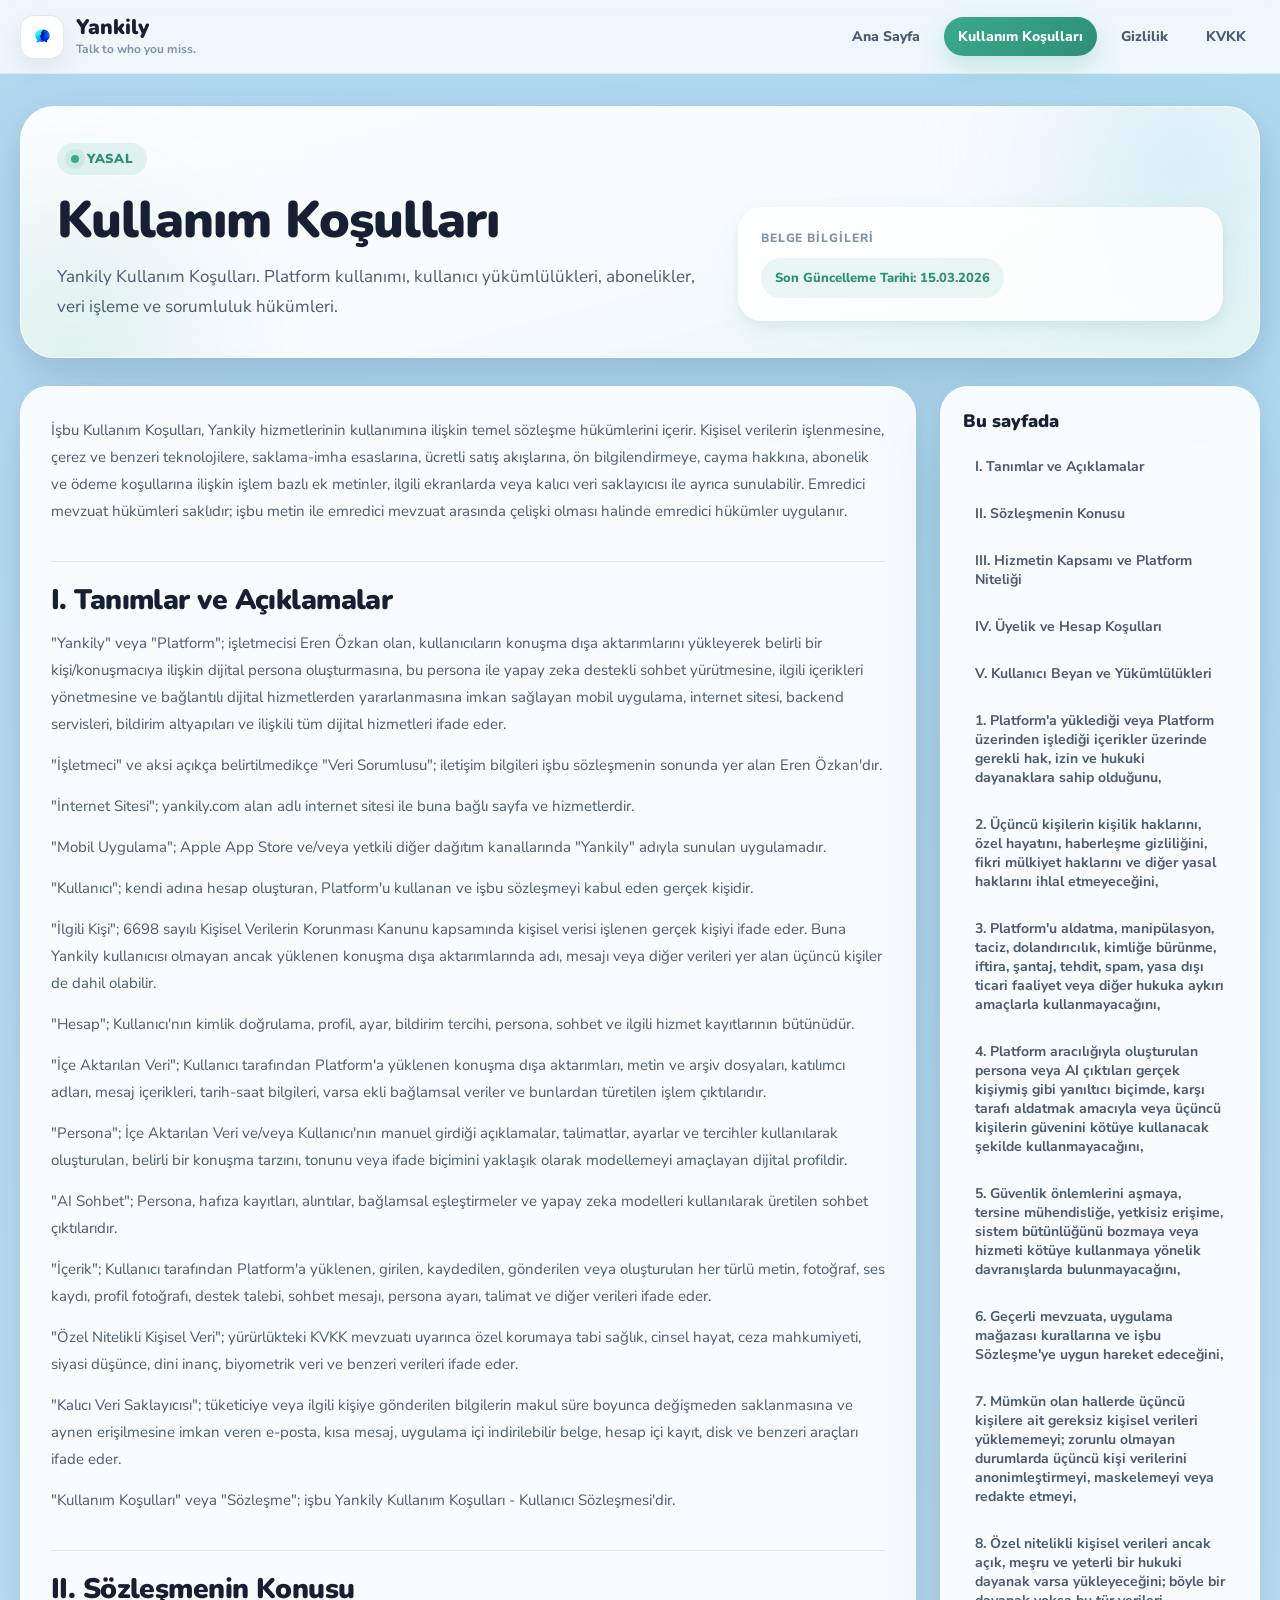
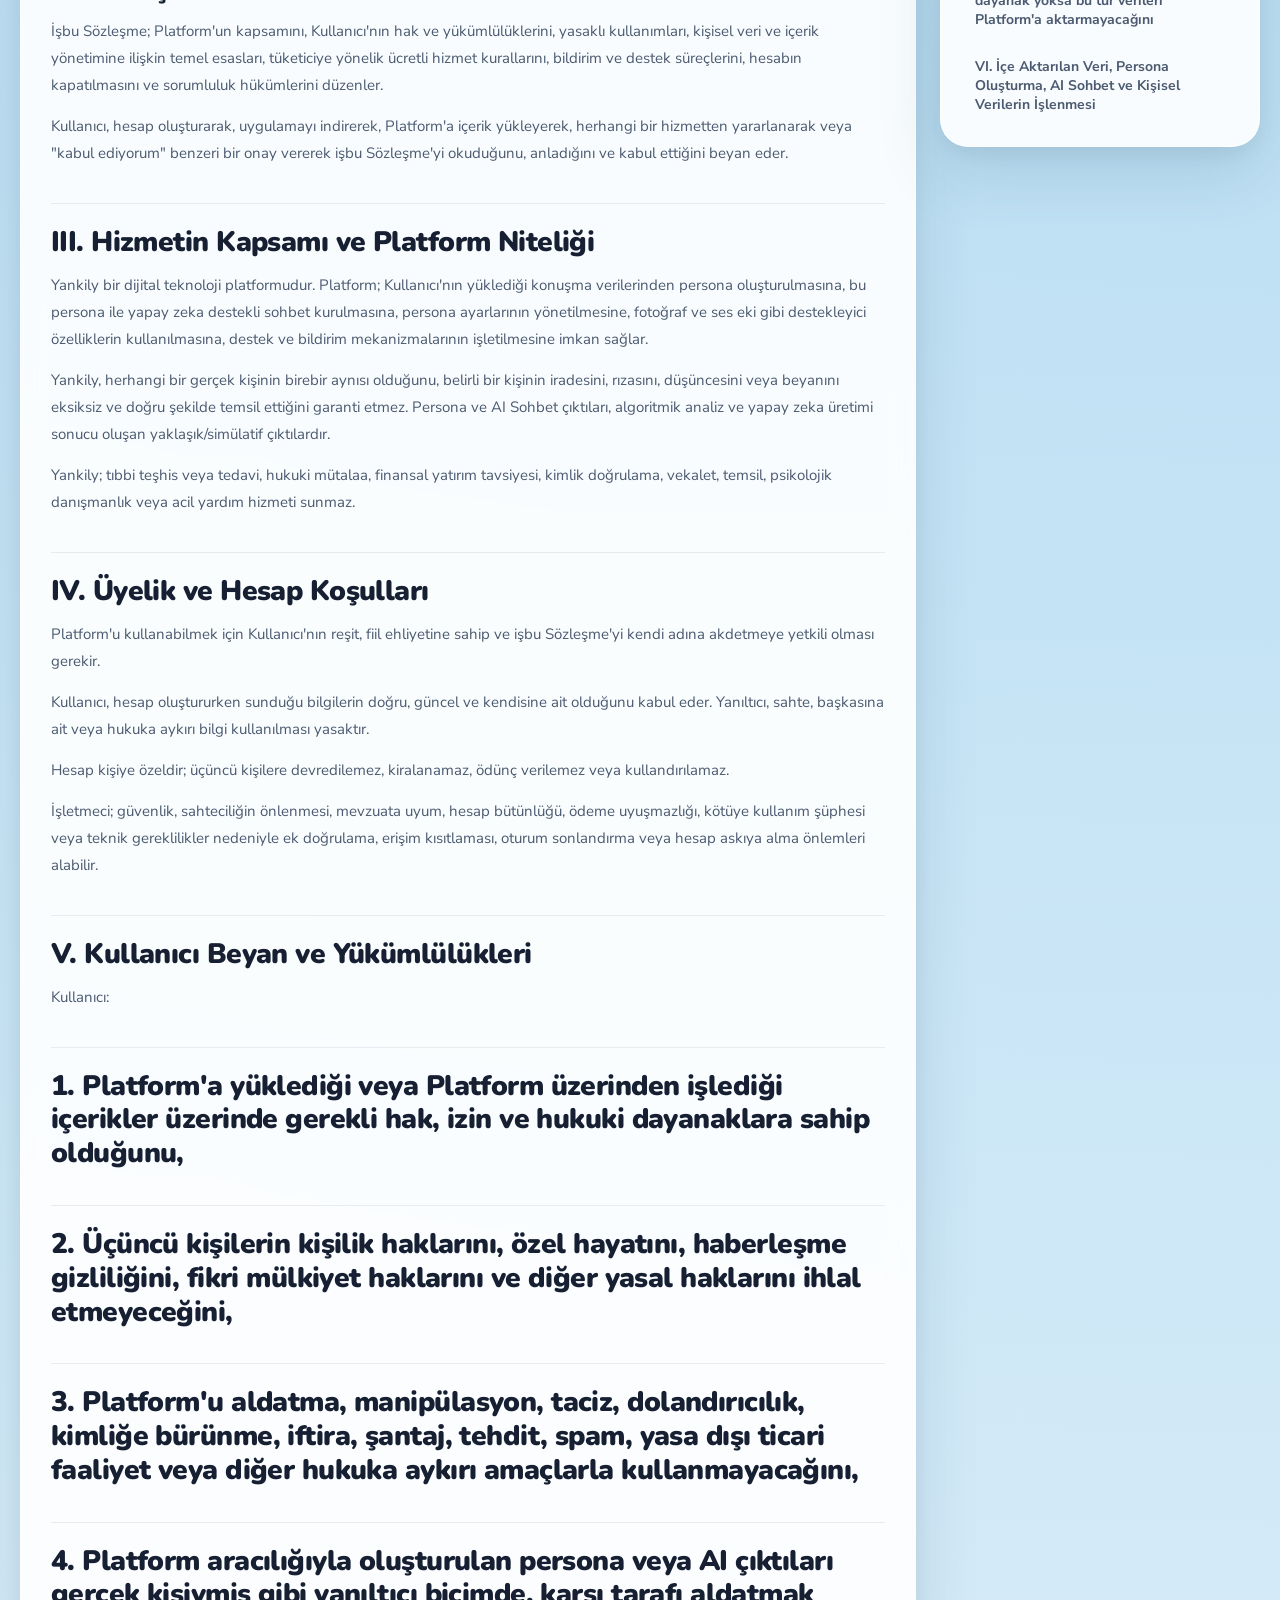
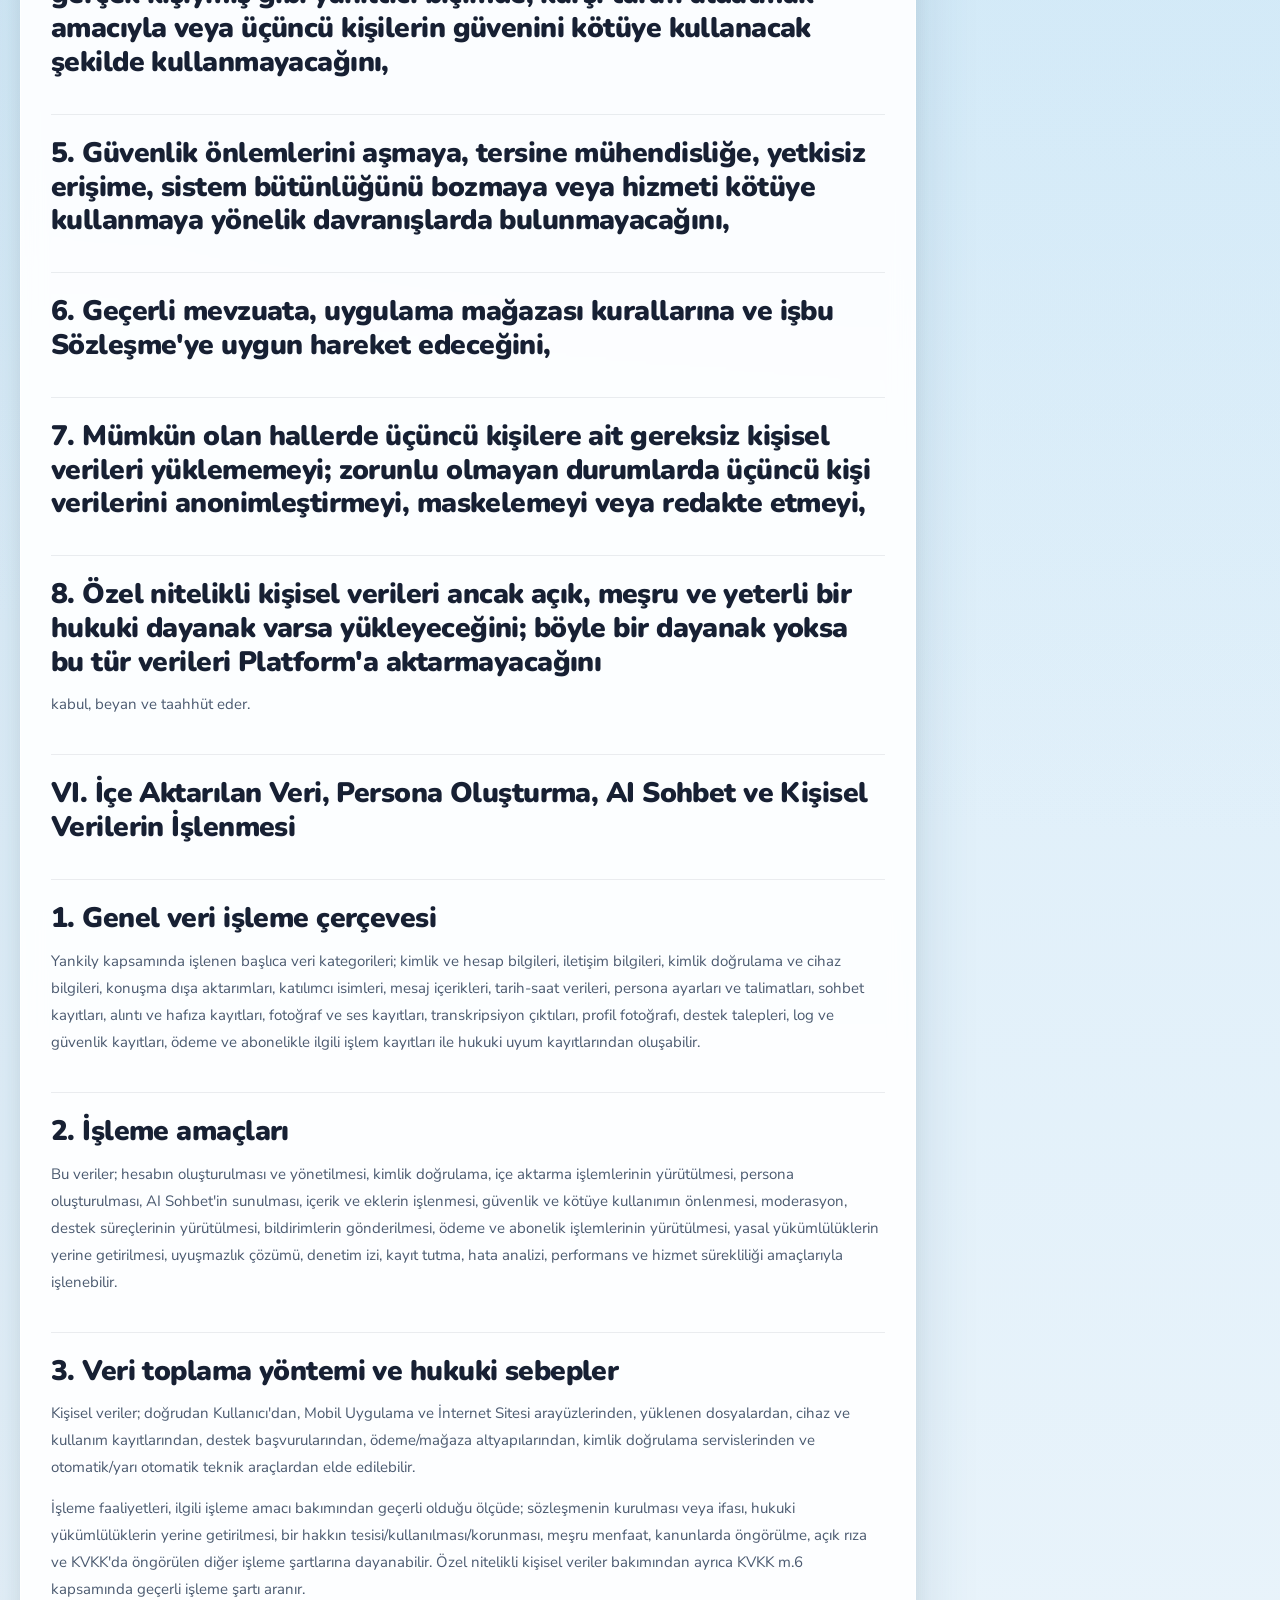
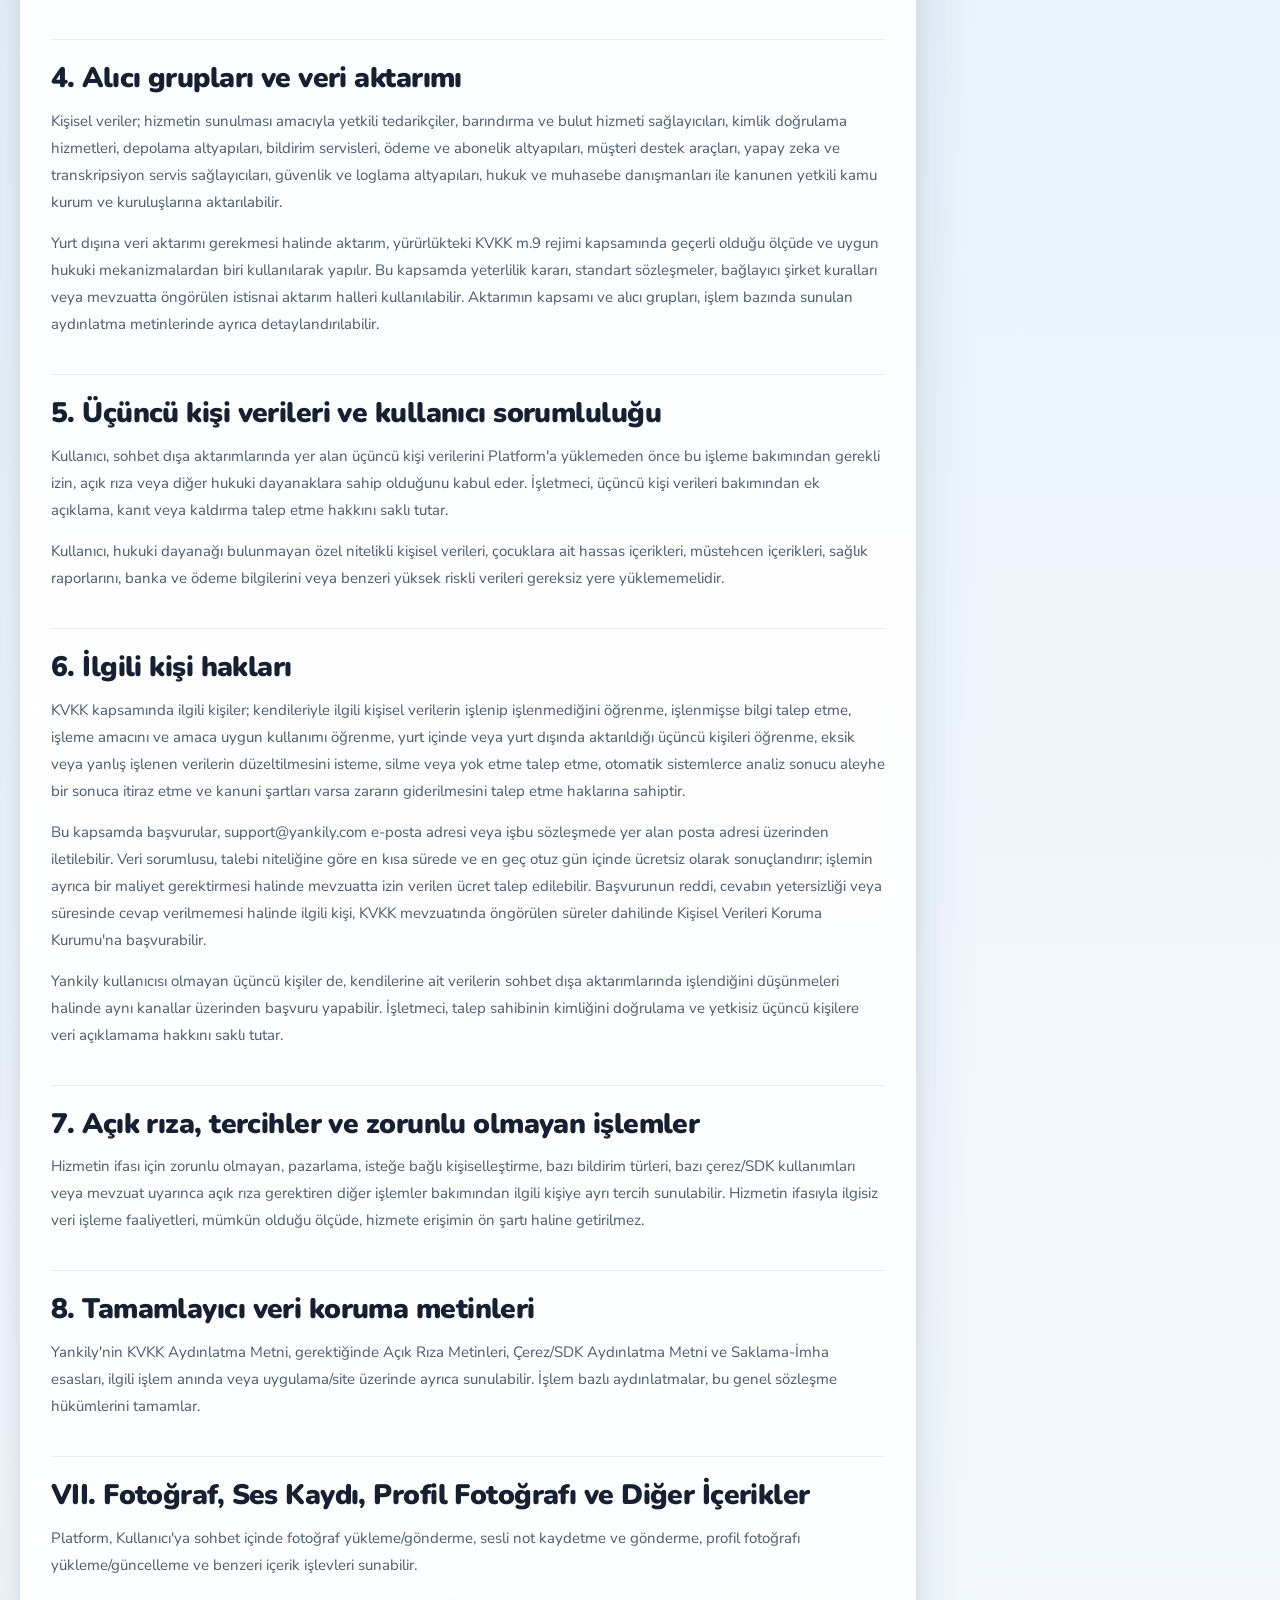
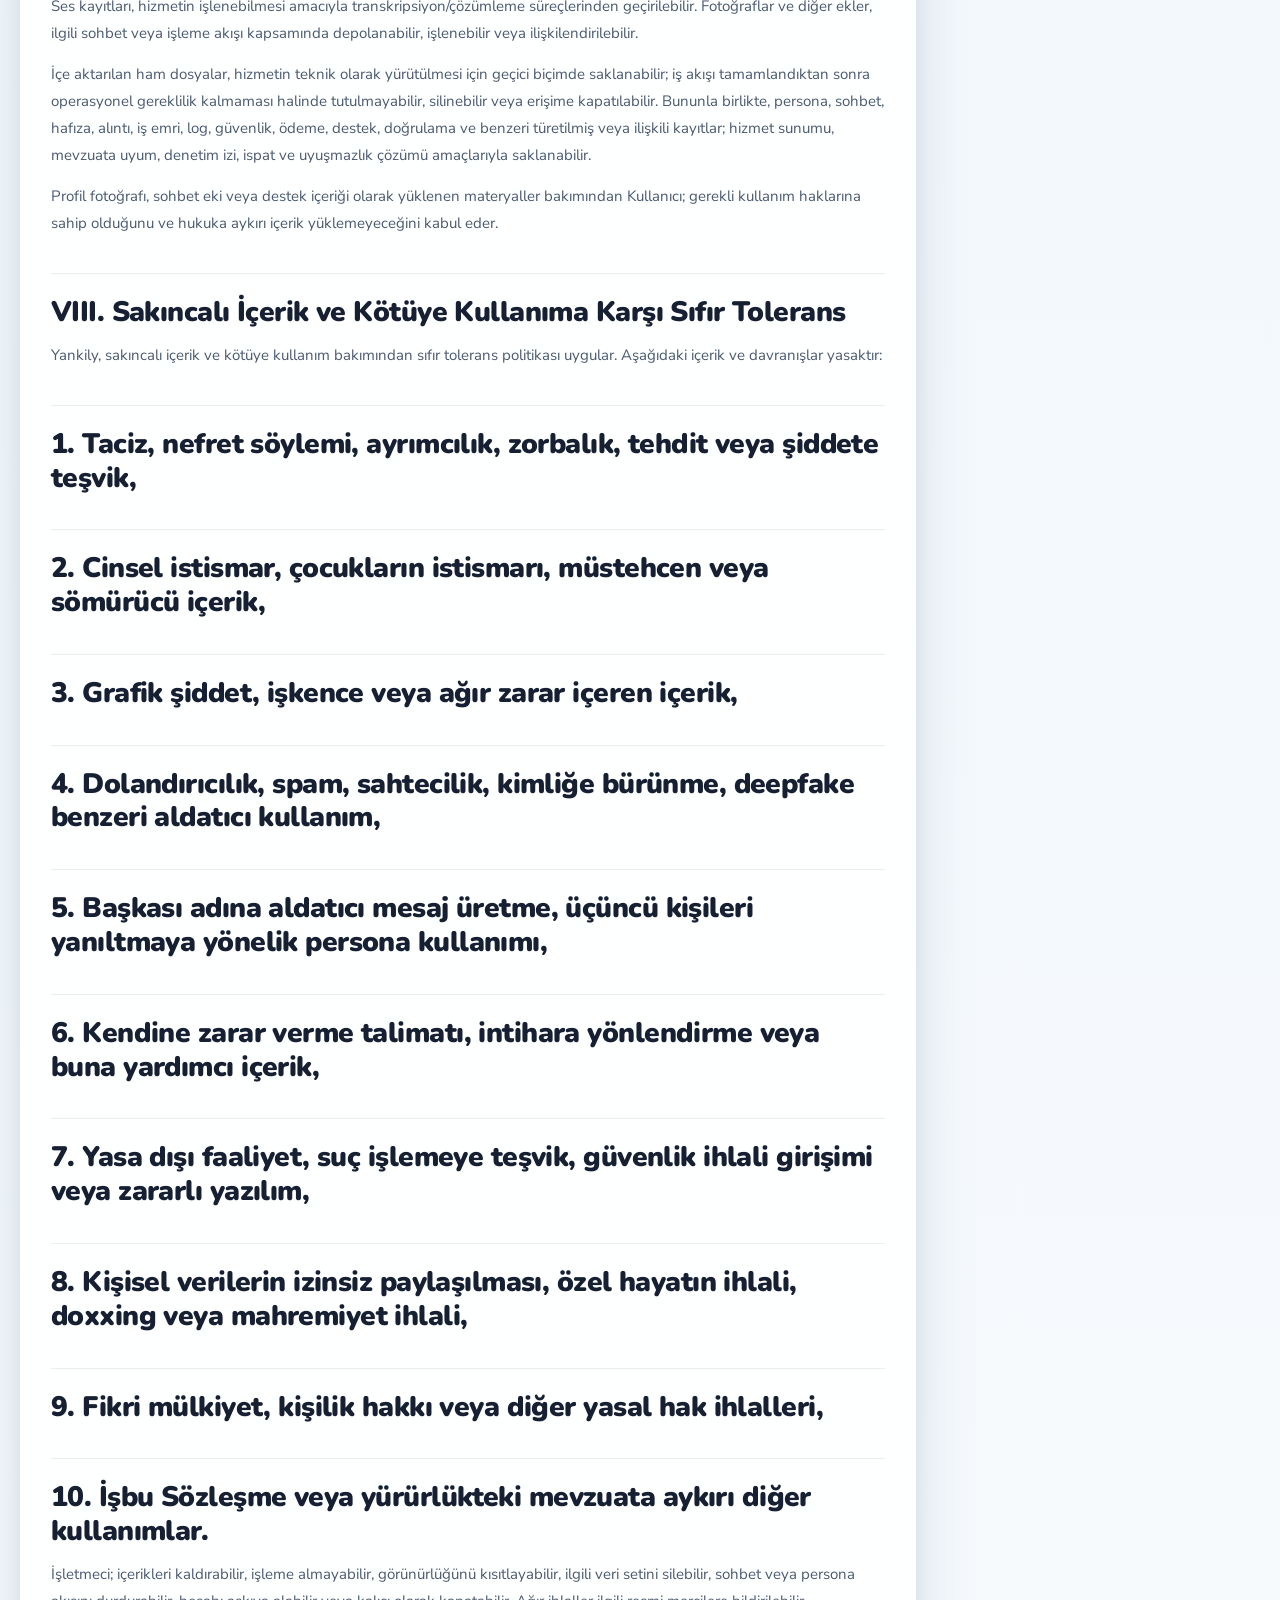
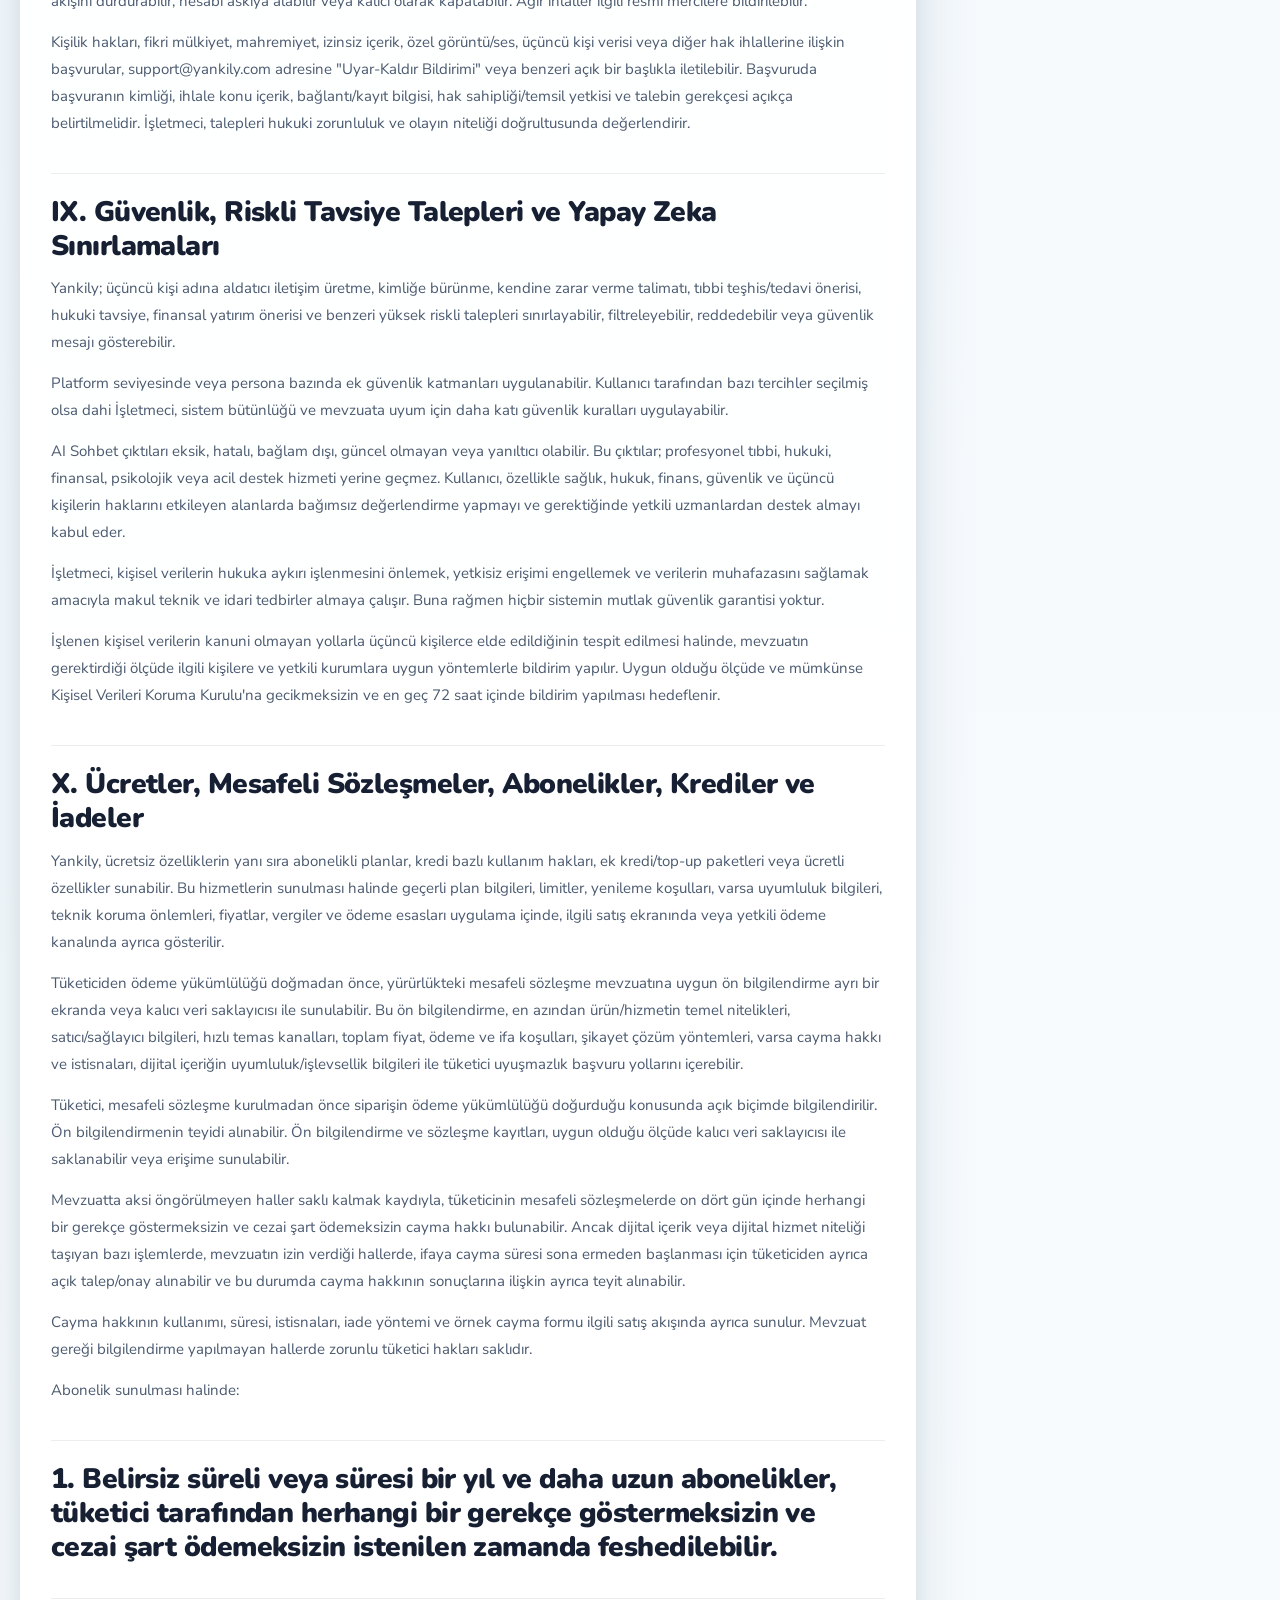
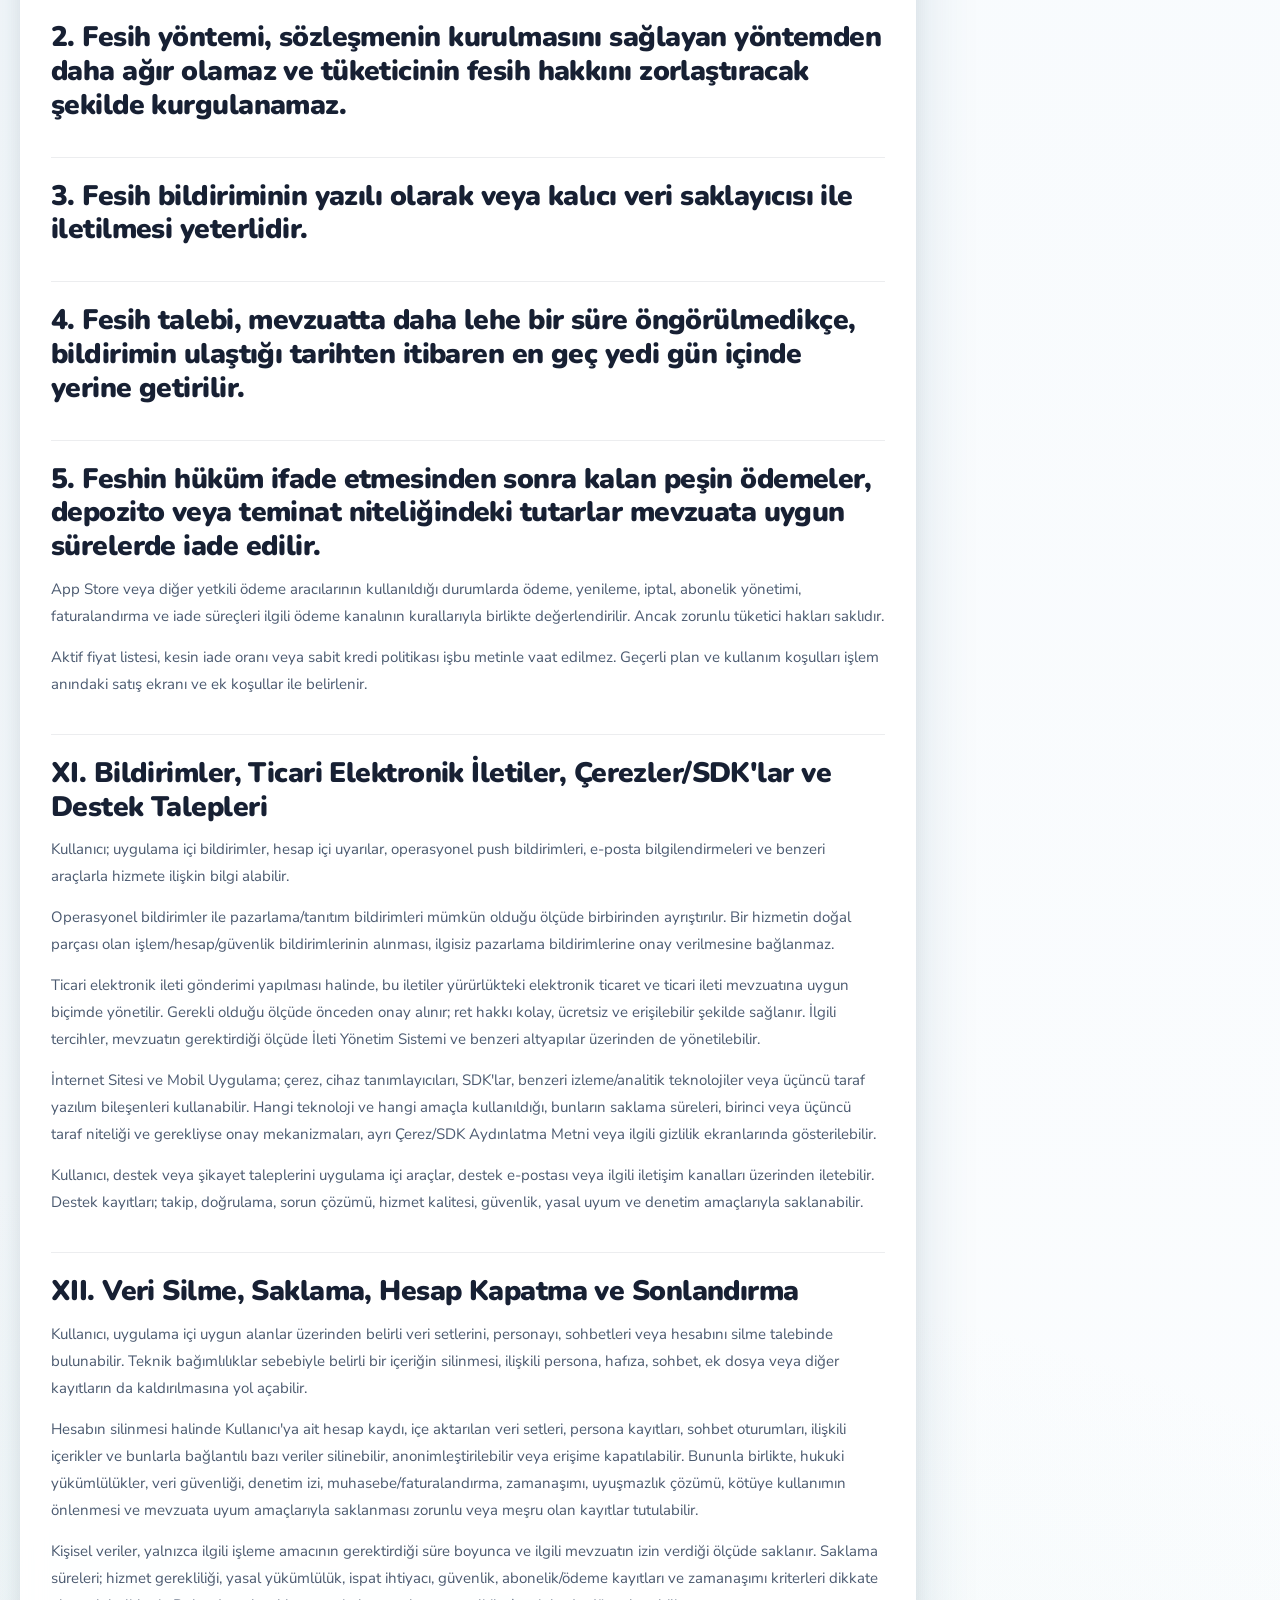
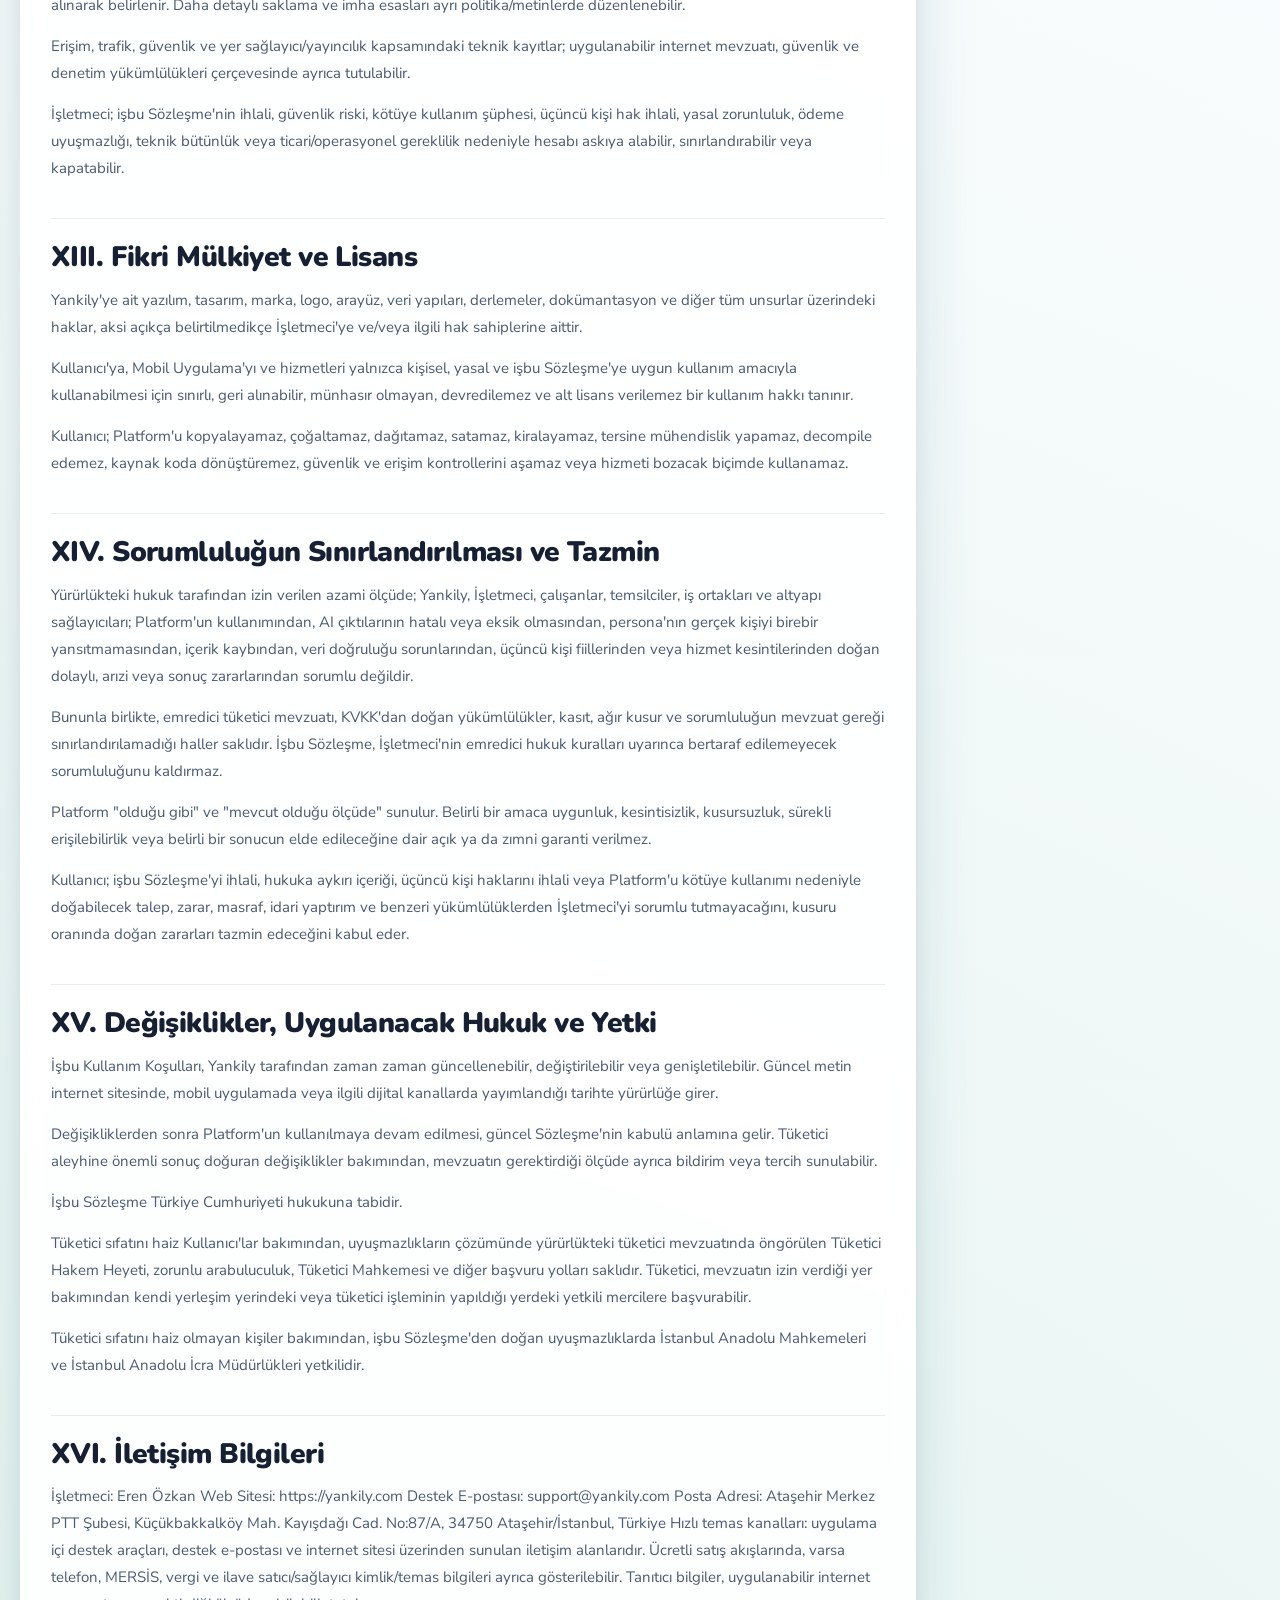
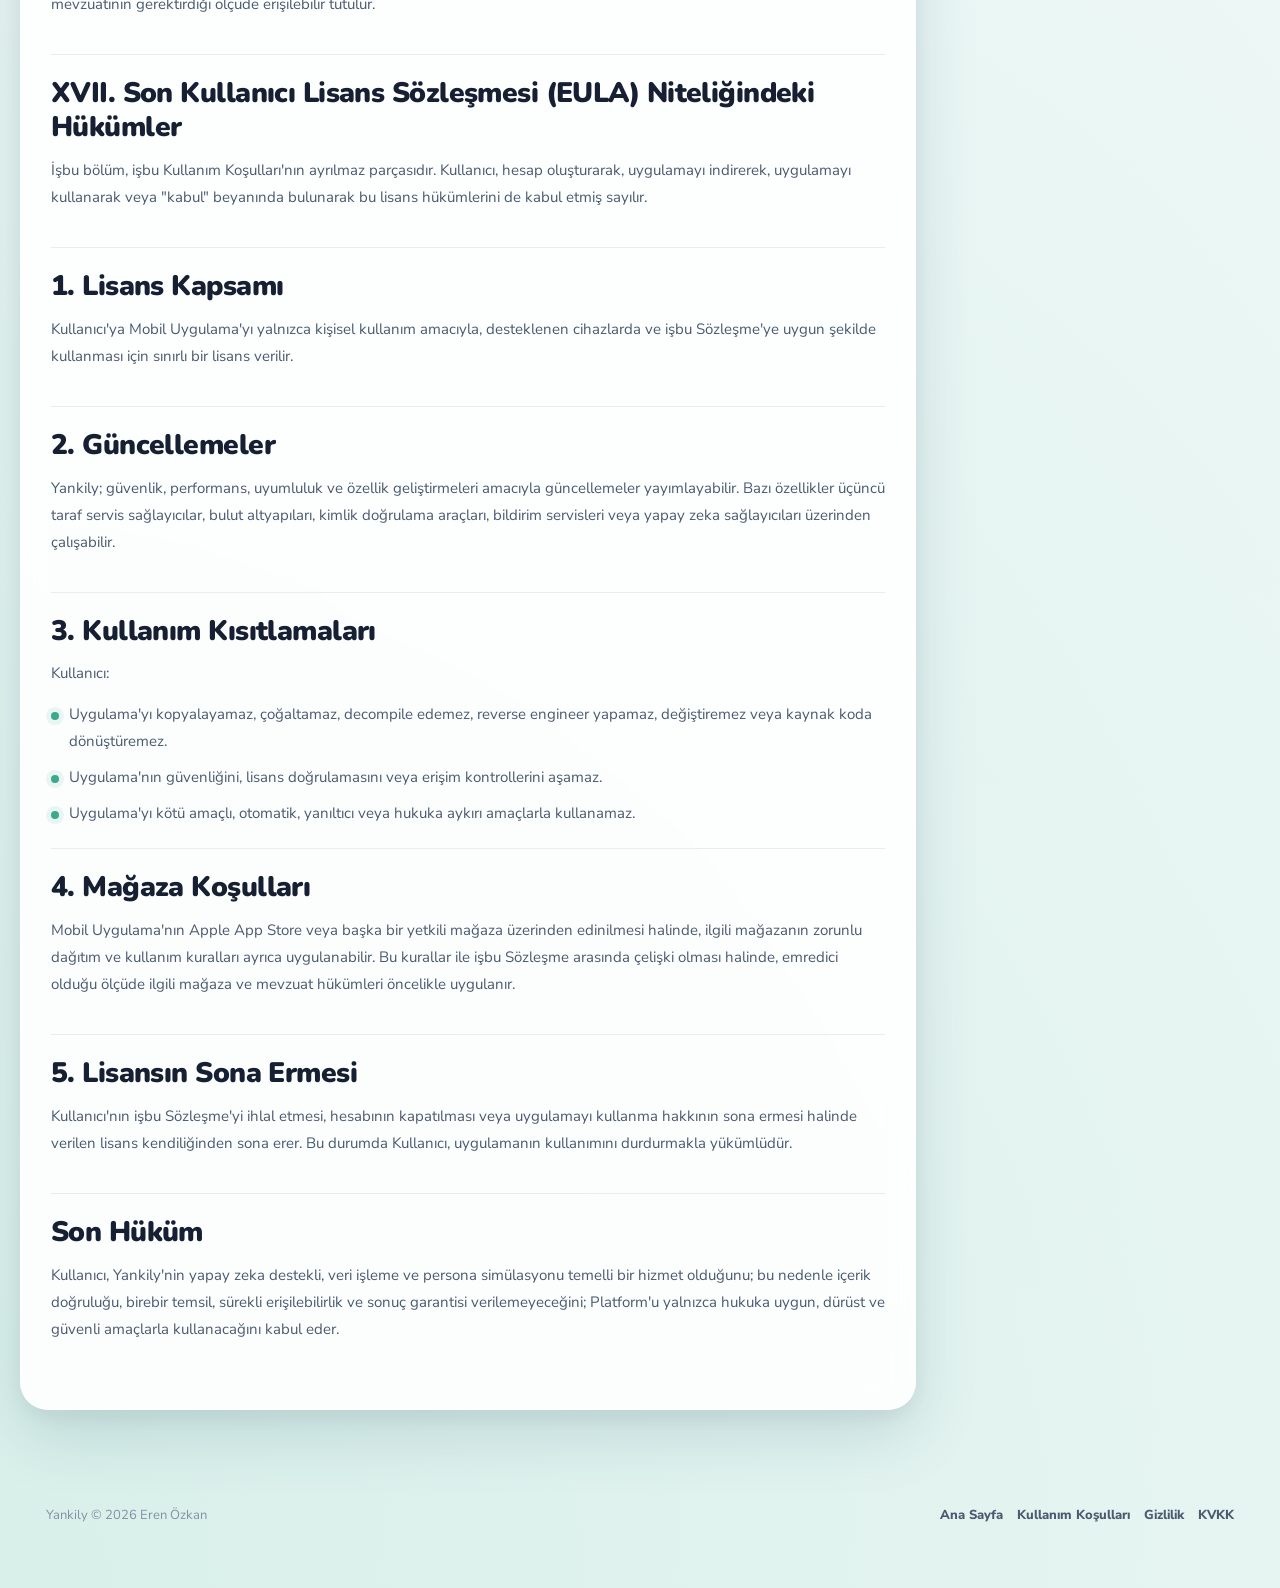
<file: terms/index.html>
<!DOCTYPE html>
<html lang="tr">
<head>
  <meta charset="UTF-8" />
  <meta name="viewport" content="width=device-width, initial-scale=1.0" />
  <title>Kullanım Koşulları | Yankily</title>
  <meta name="description" content="Yankily Kullanım Koşulları. Platform kullanımı, kullanıcı yükümlülükleri, abonelikler, veri işleme ve sorumluluk hükümleri." />
  <meta name="theme-color" content="#3aaa8c" />
  <link rel="icon" type="image/png" href="../AppIcon-1024.png" />
  <link rel="apple-touch-icon" href="../AppIcon-1024.png" />
  <link rel="preconnect" href="https://fonts.googleapis.com">
  <link rel="preconnect" href="https://fonts.gstatic.com" crossorigin>
  <link href="https://fonts.googleapis.com/css2?family=Nunito:wght@400;600;700;800;900&family=Nunito+Sans:wght@400;600;700;800&display=swap" rel="stylesheet">
  <style>
    *, *::before, *::after { box-sizing: border-box; }
    :root {
      --teal: #3aaa8c;
      --teal-dark: #2d8f76;
      --teal-light: #e8f7f3;
      --bg-top: #b8d8f0;
      --bg-mid: #d4eaf8;
      --bg-low: #f3f8fc;
      --white: #ffffff;
      --text-dark: #172033;
      --text-mid: #4b5a70;
      --text-light: #8191a7;
      --line: rgba(23, 32, 51, 0.08);
      --card-shadow: 0 10px 30px rgba(58,170,140,0.10), 0 4px 12px rgba(23,32,51,0.05);
      --card-shadow-lg: 0 24px 64px rgba(32, 89, 120, 0.16), 0 8px 22px rgba(23,32,51,0.06);
      --nav-height: 74px;
      --radius: 24px;
    }
    html {
      scroll-behavior: smooth;
      scroll-padding-top: calc(var(--nav-height) + 22px);
    }
    body {
      margin: 0;
      font-family: 'Nunito Sans', sans-serif;
      color: var(--text-dark);
      background:
        radial-gradient(circle at top right, rgba(168,216,240,0.60), transparent 28%),
        radial-gradient(circle at bottom left, rgba(178,224,212,0.50), transparent 25%),
        linear-gradient(180deg, var(--bg-top) 0%, var(--bg-mid) 18%, var(--bg-low) 42%, #ffffff 100%);
      min-height: 100vh;
      overflow-x: hidden;
    }
    a { color: inherit; }
    a, button { -webkit-tap-highlight-color: transparent; }
    a:focus-visible, button:focus-visible {
      outline: 3px solid rgba(58,170,140,0.25);
      outline-offset: 3px;
      border-radius: 12px;
    }
    .topbar {
      position: sticky;
      top: 0;
      z-index: 200;
      height: var(--nav-height);
      display: flex;
      align-items: center;
      justify-content: center;
      backdrop-filter: blur(18px);
      background: rgba(255,255,255,0.78);
      border-bottom: 1px solid rgba(58,170,140,0.10);
    }
    .topbar-inner {
      width: min(1240px, calc(100% - 32px));
      display: flex;
      align-items: center;
      justify-content: space-between;
      gap: 18px;
    }
    .brand {
      display: inline-flex;
      align-items: center;
      gap: 12px;
      text-decoration: none;
      min-width: 0;
    }
    .brand-icon-shell {
      width: 44px;
      height: 44px;
      border-radius: 14px;
      background: #ffffff;
      border: 1px solid rgba(23, 32, 51, 0.10);
      box-shadow: 0 10px 24px rgba(15, 23, 42, 0.08);
      display: inline-flex;
      align-items: center;
      justify-content: center;
      padding: 4px;
      flex-shrink: 0;
    }
    .brand-icon {
      width: 100%;
      height: 100%;
      display: block;
      object-fit: contain;
      border-radius: 10px;
      background: #ffffff;
    }
    .brand-text { min-width: 0; }
    .brand-name {
      display: block;
      font-family: 'Nunito', sans-serif;
      font-size: 21px;
      font-weight: 900;
      line-height: 1;
    }
    .brand-sub {
      display: block;
      margin-top: 3px;
      font-size: 12px;
      font-weight: 700;
      color: var(--text-light);
    }
    .nav {
      display: flex;
      align-items: center;
      gap: 10px;
      flex-wrap: wrap;
      justify-content: flex-end;
    }
    .nav-link {
      text-decoration: none;
      font-size: 14px;
      font-weight: 800;
      color: var(--text-mid);
      padding: 10px 14px;
      border-radius: 999px;
      transition: background 0.2s ease, color 0.2s ease, transform 0.2s ease;
    }
    .nav-link:hover {
      color: var(--teal-dark);
      background: rgba(58,170,140,0.10);
      transform: translateY(-1px);
    }
    .nav-link.current {
      color: white;
      background: linear-gradient(135deg, var(--teal) 0%, var(--teal-dark) 100%);
      box-shadow: 0 10px 24px rgba(58,170,140,0.24);
    }
    .page {
      width: min(1240px, calc(100% - 32px));
      margin: 0 auto;
      padding: 32px 0 72px;
    }
    .hero {
      position: relative;
      overflow: hidden;
      border-radius: 34px;
      background: linear-gradient(165deg, rgba(255,255,255,0.94) 0%, rgba(255,255,255,0.90) 56%, rgba(232,247,243,0.92) 100%);
      border: 1px solid rgba(255,255,255,0.75);
      box-shadow: var(--card-shadow-lg);
      padding: 36px;
      margin-bottom: 28px;
    }
    .hero::before, .hero::after {
      content: "";
      position: absolute;
      border-radius: 50%;
      filter: blur(70px);
      pointer-events: none;
      opacity: 0.55;
    }
    .hero::before {
      width: 240px;
      height: 240px;
      background: rgba(168,216,240,0.70);
      top: -70px;
      right: -40px;
    }
    .hero::after {
      width: 220px;
      height: 220px;
      background: rgba(178,224,212,0.80);
      bottom: -90px;
      left: -60px;
    }
    .hero-grid {
      position: relative;
      z-index: 1;
      display: grid;
      grid-template-columns: minmax(0, 1.15fr) minmax(260px, 0.85fr);
      gap: 24px;
      align-items: end;
    }
    .eyebrow {
      display: inline-flex;
      align-items: center;
      gap: 8px;
      margin: 0 0 18px;
      padding: 7px 14px;
      border-radius: 999px;
      background: rgba(58,170,140,0.12);
      color: var(--teal-dark);
      font-size: 13px;
      font-weight: 900;
      letter-spacing: 0.05em;
      text-transform: uppercase;
    }
    .eyebrow::before {
      content: "";
      width: 8px;
      height: 8px;
      border-radius: 50%;
      background: var(--teal);
      box-shadow: 0 0 0 6px rgba(58,170,140,0.12);
    }
    h1 {
      margin: 0 0 14px;
      font-family: 'Nunito', sans-serif;
      font-size: clamp(34px, 4vw, 56px);
      line-height: 1.08;
      font-weight: 900;
      letter-spacing: -0.02em;
    }
    .hero-sub {
      margin: 0;
      max-width: 760px;
      color: var(--text-mid);
      font-size: 17px;
      line-height: 1.72;
    }
    .meta-card {
      background: rgba(255,255,255,0.82);
      border: 1px solid rgba(255,255,255,0.72);
      border-radius: 24px;
      padding: 22px;
      box-shadow: var(--card-shadow);
      backdrop-filter: blur(10px);
    }
    .meta-card-label {
      margin: 0 0 12px;
      color: var(--text-light);
      font-size: 12px;
      font-weight: 800;
      letter-spacing: 0.08em;
      text-transform: uppercase;
    }
    .meta-pills {
      display: flex;
      flex-wrap: wrap;
      gap: 10px;
    }
    .meta-pill {
      display: inline-flex;
      align-items: center;
      justify-content: center;
      gap: 8px;
      border-radius: 999px;
      background: rgba(58,170,140,0.10);
      color: var(--teal-dark);
      font-size: 13px;
      font-weight: 800;
      padding: 10px 14px;
      min-height: 40px;
    }
    .content-layout {
      display: grid;
      grid-template-columns: minmax(0, 1fr) 320px;
      gap: 24px;
      align-items: start;
    }
    .article-card, .toc-card {
      background: rgba(255,255,255,0.90);
      border-radius: 28px;
      border: 1px solid rgba(255,255,255,0.8);
      box-shadow: var(--card-shadow-lg);
      backdrop-filter: blur(12px);
    }
    .article-card {
      padding: 30px;
    }
    .toc-card {
      position: sticky;
      top: calc(var(--nav-height) + 18px);
      padding: 22px;
    }
    .toc-title {
      margin: 0 0 14px;
      font-family: 'Nunito', sans-serif;
      font-size: 18px;
      font-weight: 900;
    }
    .toc-links {
      display: flex;
      flex-direction: column;
      gap: 8px;
    }
    .toc-links a {
      text-decoration: none;
      color: var(--text-mid);
      font-weight: 700;
      font-size: 14px;
      padding: 10px 12px;
      border-radius: 14px;
      transition: background 0.2s ease, color 0.2s ease, transform 0.2s ease;
    }
    .toc-links a:hover {
      background: rgba(58,170,140,0.10);
      color: var(--teal-dark);
      transform: translateX(2px);
    }
    .legal-section {
      padding: 22px 0;
      border-top: 1px solid var(--line);
    }
    .legal-section:first-child {
      padding-top: 0;
      border-top: none;
    }
    .legal-section h2 {
      margin: 0 0 12px;
      font-family: 'Nunito', sans-serif;
      font-size: clamp(22px, 2.2vw, 32px);
      line-height: 1.2;
      font-weight: 900;
      letter-spacing: -0.02em;
    }
    .legal-section p {
      margin: 0 0 14px;
      color: var(--text-mid);
      font-size: 15px;
      line-height: 1.8;
    }
    .legal-section ul {
      margin: 0;
      padding: 0;
      list-style: none;
      display: grid;
      gap: 10px;
    }
    .legal-section li {
      position: relative;
      padding-left: 18px;
      color: var(--text-mid);
      font-size: 15px;
      line-height: 1.75;
    }
    .legal-section li::before {
      content: "";
      position: absolute;
      left: 0;
      top: 11px;
      width: 8px;
      height: 8px;
      border-radius: 50%;
      background: var(--teal);
      box-shadow: 0 0 0 5px rgba(58,170,140,0.10);
    }
    .footer {
      width: min(1240px, calc(100% - 32px));
      margin: 0 auto 40px;
      padding: 24px 26px;
      display: flex;
      justify-content: space-between;
      gap: 18px;
      align-items: center;
      color: var(--text-light);
      font-size: 13px;
    }
    .footer-links {
      display: flex;
      flex-wrap: wrap;
      gap: 14px;
    }
    .footer-links a {
      text-decoration: none;
      font-weight: 800;
      color: var(--text-mid);
    }
    @media (max-width: 1024px) {
      .hero-grid, .content-layout {
        grid-template-columns: 1fr;
      }
      .toc-card {
        position: static;
      }
    }
    @media (max-width: 720px) {
      :root {
        --nav-height: 70px;
      }
      .topbar-inner {
        width: min(100%, calc(100% - 24px));
        gap: 10px;
      }
      .brand-sub {
        display: none;
      }
      .nav {
        gap: 6px;
      }
      .nav-link {
        padding: 8px 12px;
        font-size: 13px;
      }
      .page {
        width: min(100%, calc(100% - 24px));
        padding: 20px 0 48px;
      }
      .hero {
        padding: 24px;
        border-radius: 26px;
      }
      .article-card {
        padding: 22px;
        border-radius: 22px;
      }
      .toc-card {
        padding: 18px;
        border-radius: 22px;
      }
      .footer {
        width: min(100%, calc(100% - 24px));
        flex-direction: column;
        align-items: flex-start;
        padding: 0 0 28px;
      }
    }
  </style>
</head>
<body>
  <header class="topbar">
    <div class="topbar-inner">
      <a class="brand" href="../">
        <span class="brand-icon-shell">
          <img class="brand-icon" src="../AppIcon-1024.png" alt="Yankily app icon" />
        </span>
        <span class="brand-text">
          <span class="brand-name">Yankily</span>
          <span class="brand-sub">Talk to who you miss.</span>
        </span>
      </a>

      <nav class="nav" aria-label="Legal pages">
        <a class="nav-link" href="../">Ana Sayfa</a><a class="nav-link current" href="../terms/">Kullanım Koşulları</a><a class="nav-link" href="../privacy/">Gizlilik</a><a class="nav-link" href="../kvkk/">KVKK</a>
      </nav>
    </div>
  </header>

  <main class="page">
    <section class="hero">
      <div class="hero-grid">
        <div>
          <p class="eyebrow">Yasal</p>
          <h1>Kullanım Koşulları</h1>
          <p class="hero-sub">Yankily Kullanım Koşulları. Platform kullanımı, kullanıcı yükümlülükleri, abonelikler, veri işleme ve sorumluluk hükümleri.</p>
        </div>
        <aside class="meta-card">
          <p class="meta-card-label">Belge Bilgileri</p>
          <div class="meta-pills">
            <span class="meta-pill">Son Güncelleme Tarihi: 15.03.2026</span>
          </div>
        </aside>
      </div>
    </section>

    <section class="content-layout">
      <article class="article-card">
        <section class="legal-section is-intro">
<p>İşbu Kullanım Koşulları, Yankily hizmetlerinin kullanımına ilişkin temel sözleşme hükümlerini içerir. Kişisel verilerin işlenmesine, çerez ve benzeri teknolojilere, saklama-imha esaslarına, ücretli satış akışlarına, ön bilgilendirmeye, cayma hakkına, abonelik ve ödeme koşullarına ilişkin işlem bazlı ek metinler, ilgili ekranlarda veya kalıcı veri saklayıcısı ile ayrıca sunulabilir. Emredici mevzuat hükümleri saklıdır; işbu metin ile emredici mevzuat arasında çelişki olması halinde emredici hükümler uygulanır.</p>
</section>
<section class="legal-section" id="i-tanimlar-ve-aciklamalar">
<h2>I. Tanımlar ve Açıklamalar</h2>
<p>&quot;Yankily&quot; veya &quot;Platform&quot;; işletmecisi Eren Özkan olan, kullanıcıların konuşma dışa aktarımlarını yükleyerek belirli bir kişi/konuşmacıya ilişkin dijital persona oluşturmasına, bu persona ile yapay zeka destekli sohbet yürütmesine, ilgili içerikleri yönetmesine ve bağlantılı dijital hizmetlerden yararlanmasına imkan sağlayan mobil uygulama, internet sitesi, backend servisleri, bildirim altyapıları ve ilişkili tüm dijital hizmetleri ifade eder.</p>
<p>&quot;İşletmeci&quot; ve aksi açıkça belirtilmedikçe &quot;Veri Sorumlusu&quot;; iletişim bilgileri işbu sözleşmenin sonunda yer alan Eren Özkan&#x27;dır.</p>
<p>&quot;İnternet Sitesi&quot;; yankily.com alan adlı internet sitesi ile buna bağlı sayfa ve hizmetlerdir.</p>
<p>&quot;Mobil Uygulama&quot;; Apple App Store ve/veya yetkili diğer dağıtım kanallarında &quot;Yankily&quot; adıyla sunulan uygulamadır.</p>
<p>&quot;Kullanıcı&quot;; kendi adına hesap oluşturan, Platform&#x27;u kullanan ve işbu sözleşmeyi kabul eden gerçek kişidir.</p>
<p>&quot;İlgili Kişi&quot;; 6698 sayılı Kişisel Verilerin Korunması Kanunu kapsamında kişisel verisi işlenen gerçek kişiyi ifade eder. Buna Yankily kullanıcısı olmayan ancak yüklenen konuşma dışa aktarımlarında adı, mesajı veya diğer verileri yer alan üçüncü kişiler de dahil olabilir.</p>
<p>&quot;Hesap&quot;; Kullanıcı&#x27;nın kimlik doğrulama, profil, ayar, bildirim tercihi, persona, sohbet ve ilgili hizmet kayıtlarının bütünüdür.</p>
<p>&quot;İçe Aktarılan Veri&quot;; Kullanıcı tarafından Platform&#x27;a yüklenen konuşma dışa aktarımları, metin ve arşiv dosyaları, katılımcı adları, mesaj içerikleri, tarih-saat bilgileri, varsa ekli bağlamsal veriler ve bunlardan türetilen işlem çıktılarıdır.</p>
<p>&quot;Persona&quot;; İçe Aktarılan Veri ve/veya Kullanıcı&#x27;nın manuel girdiği açıklamalar, talimatlar, ayarlar ve tercihler kullanılarak oluşturulan, belirli bir konuşma tarzını, tonunu veya ifade biçimini yaklaşık olarak modellemeyi amaçlayan dijital profildir.</p>
<p>&quot;AI Sohbet&quot;; Persona, hafıza kayıtları, alıntılar, bağlamsal eşleştirmeler ve yapay zeka modelleri kullanılarak üretilen sohbet çıktılarıdır.</p>
<p>&quot;İçerik&quot;; Kullanıcı tarafından Platform&#x27;a yüklenen, girilen, kaydedilen, gönderilen veya oluşturulan her türlü metin, fotoğraf, ses kaydı, profil fotoğrafı, destek talebi, sohbet mesajı, persona ayarı, talimat ve diğer verileri ifade eder.</p>
<p>&quot;Özel Nitelikli Kişisel Veri&quot;; yürürlükteki KVKK mevzuatı uyarınca özel korumaya tabi sağlık, cinsel hayat, ceza mahkumiyeti, siyasi düşünce, dini inanç, biyometrik veri ve benzeri verileri ifade eder.</p>
<p>&quot;Kalıcı Veri Saklayıcısı&quot;; tüketiciye veya ilgili kişiye gönderilen bilgilerin makul süre boyunca değişmeden saklanmasına ve aynen erişilmesine imkan veren e-posta, kısa mesaj, uygulama içi indirilebilir belge, hesap içi kayıt, disk ve benzeri araçları ifade eder.</p>
<p>&quot;Kullanım Koşulları&quot; veya &quot;Sözleşme&quot;; işbu Yankily Kullanım Koşulları - Kullanıcı Sözleşmesi&#x27;dir.</p>
</section>
<section class="legal-section" id="ii-sozlesmenin-konusu">
<h2>II. Sözleşmenin Konusu</h2>
<p>İşbu Sözleşme; Platform&#x27;un kapsamını, Kullanıcı&#x27;nın hak ve yükümlülüklerini, yasaklı kullanımları, kişisel veri ve içerik yönetimine ilişkin temel esasları, tüketiciye yönelik ücretli hizmet kurallarını, bildirim ve destek süreçlerini, hesabın kapatılmasını ve sorumluluk hükümlerini düzenler.</p>
<p>Kullanıcı, hesap oluşturarak, uygulamayı indirerek, Platform&#x27;a içerik yükleyerek, herhangi bir hizmetten yararlanarak veya &quot;kabul ediyorum&quot; benzeri bir onay vererek işbu Sözleşme&#x27;yi okuduğunu, anladığını ve kabul ettiğini beyan eder.</p>
</section>
<section class="legal-section" id="iii-hizmetin-kapsami-ve-platform-niteligi">
<h2>III. Hizmetin Kapsamı ve Platform Niteliği</h2>
<p>Yankily bir dijital teknoloji platformudur. Platform; Kullanıcı&#x27;nın yüklediği konuşma verilerinden persona oluşturulmasına, bu persona ile yapay zeka destekli sohbet kurulmasına, persona ayarlarının yönetilmesine, fotoğraf ve ses eki gibi destekleyici özelliklerin kullanılmasına, destek ve bildirim mekanizmalarının işletilmesine imkan sağlar.</p>
<p>Yankily, herhangi bir gerçek kişinin birebir aynısı olduğunu, belirli bir kişinin iradesini, rızasını, düşüncesini veya beyanını eksiksiz ve doğru şekilde temsil ettiğini garanti etmez. Persona ve AI Sohbet çıktıları, algoritmik analiz ve yapay zeka üretimi sonucu oluşan yaklaşık/simülatif çıktılardır.</p>
<p>Yankily; tıbbi teşhis veya tedavi, hukuki mütalaa, finansal yatırım tavsiyesi, kimlik doğrulama, vekalet, temsil, psikolojik danışmanlık veya acil yardım hizmeti sunmaz.</p>
</section>
<section class="legal-section" id="iv-uyelik-ve-hesap-kosullari">
<h2>IV. Üyelik ve Hesap Koşulları</h2>
<p>Platform&#x27;u kullanabilmek için Kullanıcı&#x27;nın reşit, fiil ehliyetine sahip ve işbu Sözleşme&#x27;yi kendi adına akdetmeye yetkili olması gerekir.</p>
<p>Kullanıcı, hesap oluştururken sunduğu bilgilerin doğru, güncel ve kendisine ait olduğunu kabul eder. Yanıltıcı, sahte, başkasına ait veya hukuka aykırı bilgi kullanılması yasaktır.</p>
<p>Hesap kişiye özeldir; üçüncü kişilere devredilemez, kiralanamaz, ödünç verilemez veya kullandırılamaz.</p>
<p>İşletmeci; güvenlik, sahteciliğin önlenmesi, mevzuata uyum, hesap bütünlüğü, ödeme uyuşmazlığı, kötüye kullanım şüphesi veya teknik gereklilikler nedeniyle ek doğrulama, erişim kısıtlaması, oturum sonlandırma veya hesap askıya alma önlemleri alabilir.</p>
</section>
<section class="legal-section" id="v-kullanici-beyan-ve-yukumlulukleri">
<h2>V. Kullanıcı Beyan ve Yükümlülükleri</h2>
<p>Kullanıcı:</p>
</section>
<section class="legal-section" id="1-platforma-yukledigi-veya-platform-uzerinden-isledigi-icerikler-uzerinde-gerekli-hak-izin-ve-hukuki-dayanaklara-sahip-oldugunu">
<h2>1. Platform&#x27;a yüklediği veya Platform üzerinden işlediği içerikler üzerinde gerekli hak, izin ve hukuki dayanaklara sahip olduğunu,</h2>
</section>
<section class="legal-section" id="2-ucuncu-kisilerin-kisilik-haklarini-ozel-hayatini-haberlesme-gizliligini-fikri-mulkiyet-haklarini-ve-diger-yasal-haklarini-ihlal-etmeyecegini">
<h2>2. Üçüncü kişilerin kişilik haklarını, özel hayatını, haberleşme gizliliğini, fikri mülkiyet haklarını ve diğer yasal haklarını ihlal etmeyeceğini,</h2>
</section>
<section class="legal-section" id="3-platformu-aldatma-manipulasyon-taciz-dolandiricilik-kimlige-burunme-iftira-santaj-tehdit-spam-yasa-disi-ticari-faaliyet-veya-diger-hukuka-aykiri-amaclarla-kullanmayacagini">
<h2>3. Platform&#x27;u aldatma, manipülasyon, taciz, dolandırıcılık, kimliğe bürünme, iftira, şantaj, tehdit, spam, yasa dışı ticari faaliyet veya diğer hukuka aykırı amaçlarla kullanmayacağını,</h2>
</section>
<section class="legal-section" id="[base64]">
<h2>4. Platform aracılığıyla oluşturulan persona veya AI çıktıları gerçek kişiymiş gibi yanıltıcı biçimde, karşı tarafı aldatmak amacıyla veya üçüncü kişilerin güvenini kötüye kullanacak şekilde kullanmayacağını,</h2>
</section>
<section class="legal-section" id="5-guvenlik-onlemlerini-asmaya-tersine-muhendislige-yetkisiz-erisime-sistem-butunlugunu-bozmaya-veya-hizmeti-kotuye-kullanmaya-yonelik-davranislarda-bulunmayacagini">
<h2>5. Güvenlik önlemlerini aşmaya, tersine mühendisliğe, yetkisiz erişime, sistem bütünlüğünü bozmaya veya hizmeti kötüye kullanmaya yönelik davranışlarda bulunmayacağını,</h2>
</section>
<section class="legal-section" id="6-gecerli-mevzuata-uygulama-magazasi-kurallarina-ve-isbu-sozlesmeye-uygun-hareket-edecegini">
<h2>6. Geçerli mevzuata, uygulama mağazası kurallarına ve işbu Sözleşme&#x27;ye uygun hareket edeceğini,</h2>
</section>
<section class="legal-section" id="7-mumkun-olan-hallerde-ucuncu-kisilere-ait-gereksiz-kisisel-verileri-yuklememeyi-zorunlu-olmayan-durumlarda-ucuncu-kisi-verilerini-anonimlestirmeyi-maskelemeyi-veya-redakte-etmeyi">
<h2>7. Mümkün olan hallerde üçüncü kişilere ait gereksiz kişisel verileri yüklememeyi; zorunlu olmayan durumlarda üçüncü kişi verilerini anonimleştirmeyi, maskelemeyi veya redakte etmeyi,</h2>
</section>
<section class="legal-section" id="8-ozel-nitelikli-kisisel-verileri-ancak-acik-mesru-ve-yeterli-bir-hukuki-dayanak-varsa-yukleyecegini-boyle-bir-dayanak-yoksa-bu-tur-verileri-platforma-aktarmayacagini">
<h2>8. Özel nitelikli kişisel verileri ancak açık, meşru ve yeterli bir hukuki dayanak varsa yükleyeceğini; böyle bir dayanak yoksa bu tür verileri Platform&#x27;a aktarmayacağını</h2>
<p>kabul, beyan ve taahhüt eder.</p>
</section>
<section class="legal-section" id="vi-ice-aktarilan-veri-persona-olusturma-ai-sohbet-ve-kisisel-verilerin-islenmesi">
<h2>VI. İçe Aktarılan Veri, Persona Oluşturma, AI Sohbet ve Kişisel Verilerin İşlenmesi</h2>
</section>
<section class="legal-section" id="1-genel-veri-isleme-cercevesi">
<h2>1. Genel veri işleme çerçevesi</h2>
<p>Yankily kapsamında işlenen başlıca veri kategorileri; kimlik ve hesap bilgileri, iletişim bilgileri, kimlik doğrulama ve cihaz bilgileri, konuşma dışa aktarımları, katılımcı isimleri, mesaj içerikleri, tarih-saat verileri, persona ayarları ve talimatları, sohbet kayıtları, alıntı ve hafıza kayıtları, fotoğraf ve ses kayıtları, transkripsiyon çıktıları, profil fotoğrafı, destek talepleri, log ve güvenlik kayıtları, ödeme ve abonelikle ilgili işlem kayıtları ile hukuki uyum kayıtlarından oluşabilir.</p>
</section>
<section class="legal-section" id="2-isleme-amaclari">
<h2>2. İşleme amaçları</h2>
<p>Bu veriler; hesabın oluşturulması ve yönetilmesi, kimlik doğrulama, içe aktarma işlemlerinin yürütülmesi, persona oluşturulması, AI Sohbet&#x27;in sunulması, içerik ve eklerin işlenmesi, güvenlik ve kötüye kullanımın önlenmesi, moderasyon, destek süreçlerinin yürütülmesi, bildirimlerin gönderilmesi, ödeme ve abonelik işlemlerinin yürütülmesi, yasal yükümlülüklerin yerine getirilmesi, uyuşmazlık çözümü, denetim izi, kayıt tutma, hata analizi, performans ve hizmet sürekliliği amaçlarıyla işlenebilir.</p>
</section>
<section class="legal-section" id="3-veri-toplama-yontemi-ve-hukuki-sebepler">
<h2>3. Veri toplama yöntemi ve hukuki sebepler</h2>
<p>Kişisel veriler; doğrudan Kullanıcı&#x27;dan, Mobil Uygulama ve İnternet Sitesi arayüzlerinden, yüklenen dosyalardan, cihaz ve kullanım kayıtlarından, destek başvurularından, ödeme/mağaza altyapılarından, kimlik doğrulama servislerinden ve otomatik/yarı otomatik teknik araçlardan elde edilebilir.</p>
<p>İşleme faaliyetleri, ilgili işleme amacı bakımından geçerli olduğu ölçüde; sözleşmenin kurulması veya ifası, hukuki yükümlülüklerin yerine getirilmesi, bir hakkın tesisi/kullanılması/korunması, meşru menfaat, kanunlarda öngörülme, açık rıza ve KVKK&#x27;da öngörülen diğer işleme şartlarına dayanabilir. Özel nitelikli kişisel veriler bakımından ayrıca KVKK m.6 kapsamında geçerli işleme şartı aranır.</p>
</section>
<section class="legal-section" id="4-alici-gruplari-ve-veri-aktarimi">
<h2>4. Alıcı grupları ve veri aktarımı</h2>
<p>Kişisel veriler; hizmetin sunulması amacıyla yetkili tedarikçiler, barındırma ve bulut hizmeti sağlayıcıları, kimlik doğrulama hizmetleri, depolama altyapıları, bildirim servisleri, ödeme ve abonelik altyapıları, müşteri destek araçları, yapay zeka ve transkripsiyon servis sağlayıcıları, güvenlik ve loglama altyapıları, hukuk ve muhasebe danışmanları ile kanunen yetkili kamu kurum ve kuruluşlarına aktarılabilir.</p>
<p>Yurt dışına veri aktarımı gerekmesi halinde aktarım, yürürlükteki KVKK m.9 rejimi kapsamında geçerli olduğu ölçüde ve uygun hukuki mekanizmalardan biri kullanılarak yapılır. Bu kapsamda yeterlilik kararı, standart sözleşmeler, bağlayıcı şirket kuralları veya mevzuatta öngörülen istisnai aktarım halleri kullanılabilir. Aktarımın kapsamı ve alıcı grupları, işlem bazında sunulan aydınlatma metinlerinde ayrıca detaylandırılabilir.</p>
</section>
<section class="legal-section" id="5-ucuncu-kisi-verileri-ve-kullanici-sorumlulugu">
<h2>5. Üçüncü kişi verileri ve kullanıcı sorumluluğu</h2>
<p>Kullanıcı, sohbet dışa aktarımlarında yer alan üçüncü kişi verilerini Platform&#x27;a yüklemeden önce bu işleme bakımından gerekli izin, açık rıza veya diğer hukuki dayanaklara sahip olduğunu kabul eder. İşletmeci, üçüncü kişi verileri bakımından ek açıklama, kanıt veya kaldırma talep etme hakkını saklı tutar.</p>
<p>Kullanıcı, hukuki dayanağı bulunmayan özel nitelikli kişisel verileri, çocuklara ait hassas içerikleri, müstehcen içerikleri, sağlık raporlarını, banka ve ödeme bilgilerini veya benzeri yüksek riskli verileri gereksiz yere yüklememelidir.</p>
</section>
<section class="legal-section" id="6-ilgili-kisi-haklari">
<h2>6. İlgili kişi hakları</h2>
<p>KVKK kapsamında ilgili kişiler; kendileriyle ilgili kişisel verilerin işlenip işlenmediğini öğrenme, işlenmişse bilgi talep etme, işleme amacını ve amaca uygun kullanımı öğrenme, yurt içinde veya yurt dışında aktarıldığı üçüncü kişileri öğrenme, eksik veya yanlış işlenen verilerin düzeltilmesini isteme, silme veya yok etme talep etme, otomatik sistemlerce analiz sonucu aleyhe bir sonuca itiraz etme ve kanuni şartları varsa zararın giderilmesini talep etme haklarına sahiptir.</p>
<p>Bu kapsamda başvurular, support@yankily.com e-posta adresi veya işbu sözleşmede yer alan posta adresi üzerinden iletilebilir. Veri sorumlusu, talebi niteliğine göre en kısa sürede ve en geç otuz gün içinde ücretsiz olarak sonuçlandırır; işlemin ayrıca bir maliyet gerektirmesi halinde mevzuatta izin verilen ücret talep edilebilir. Başvurunun reddi, cevabın yetersizliği veya süresinde cevap verilmemesi halinde ilgili kişi, KVKK mevzuatında öngörülen süreler dahilinde Kişisel Verileri Koruma Kurumu&#x27;na başvurabilir.</p>
<p>Yankily kullanıcısı olmayan üçüncü kişiler de, kendilerine ait verilerin sohbet dışa aktarımlarında işlendiğini düşünmeleri halinde aynı kanallar üzerinden başvuru yapabilir. İşletmeci, talep sahibinin kimliğini doğrulama ve yetkisiz üçüncü kişilere veri açıklamama hakkını saklı tutar.</p>
</section>
<section class="legal-section" id="7-acik-riza-tercihler-ve-zorunlu-olmayan-islemler">
<h2>7. Açık rıza, tercihler ve zorunlu olmayan işlemler</h2>
<p>Hizmetin ifası için zorunlu olmayan, pazarlama, isteğe bağlı kişiselleştirme, bazı bildirim türleri, bazı çerez/SDK kullanımları veya mevzuat uyarınca açık rıza gerektiren diğer işlemler bakımından ilgili kişiye ayrı tercih sunulabilir. Hizmetin ifasıyla ilgisiz veri işleme faaliyetleri, mümkün olduğu ölçüde, hizmete erişimin ön şartı haline getirilmez.</p>
</section>
<section class="legal-section" id="8-tamamlayici-veri-koruma-metinleri">
<h2>8. Tamamlayıcı veri koruma metinleri</h2>
<p>Yankily&#x27;nin KVKK Aydınlatma Metni, gerektiğinde Açık Rıza Metinleri, Çerez/SDK Aydınlatma Metni ve Saklama-İmha esasları, ilgili işlem anında veya uygulama/site üzerinde ayrıca sunulabilir. İşlem bazlı aydınlatmalar, bu genel sözleşme hükümlerini tamamlar.</p>
</section>
<section class="legal-section" id="vii-fotograf-ses-kaydi-profil-fotografi-ve-diger-icerikler">
<h2>VII. Fotoğraf, Ses Kaydı, Profil Fotoğrafı ve Diğer İçerikler</h2>
<p>Platform, Kullanıcı&#x27;ya sohbet içinde fotoğraf yükleme/gönderme, sesli not kaydetme ve gönderme, profil fotoğrafı yükleme/güncelleme ve benzeri içerik işlevleri sunabilir.</p>
<p>Ses kayıtları, hizmetin işlenebilmesi amacıyla transkripsiyon/çözümleme süreçlerinden geçirilebilir. Fotoğraflar ve diğer ekler, ilgili sohbet veya işleme akışı kapsamında depolanabilir, işlenebilir veya ilişkilendirilebilir.</p>
<p>İçe aktarılan ham dosyalar, hizmetin teknik olarak yürütülmesi için geçici biçimde saklanabilir; iş akışı tamamlandıktan sonra operasyonel gereklilik kalmaması halinde tutulmayabilir, silinebilir veya erişime kapatılabilir. Bununla birlikte, persona, sohbet, hafıza, alıntı, iş emri, log, güvenlik, ödeme, destek, doğrulama ve benzeri türetilmiş veya ilişkili kayıtlar; hizmet sunumu, mevzuata uyum, denetim izi, ispat ve uyuşmazlık çözümü amaçlarıyla saklanabilir.</p>
<p>Profil fotoğrafı, sohbet eki veya destek içeriği olarak yüklenen materyaller bakımından Kullanıcı; gerekli kullanım haklarına sahip olduğunu ve hukuka aykırı içerik yüklemeyeceğini kabul eder.</p>
</section>
<section class="legal-section" id="viii-sakincali-icerik-ve-kotuye-kullanima-karsi-sifir-tolerans">
<h2>VIII. Sakıncalı İçerik ve Kötüye Kullanıma Karşı Sıfır Tolerans</h2>
<p>Yankily, sakıncalı içerik ve kötüye kullanım bakımından sıfır tolerans politikası uygular. Aşağıdaki içerik ve davranışlar yasaktır:</p>
</section>
<section class="legal-section" id="1-taciz-nefret-soylemi-ayrimcilik-zorbalik-tehdit-veya-siddete-tesvik">
<h2>1. Taciz, nefret söylemi, ayrımcılık, zorbalık, tehdit veya şiddete teşvik,</h2>
</section>
<section class="legal-section" id="2-cinsel-istismar-cocuklarin-istismari-mustehcen-veya-somurucu-icerik">
<h2>2. Cinsel istismar, çocukların istismarı, müstehcen veya sömürücü içerik,</h2>
</section>
<section class="legal-section" id="3-grafik-siddet-iskence-veya-agir-zarar-iceren-icerik">
<h2>3. Grafik şiddet, işkence veya ağır zarar içeren içerik,</h2>
</section>
<section class="legal-section" id="4-dolandiricilik-spam-sahtecilik-kimlige-burunme-deepfake-benzeri-aldatici-kullanim">
<h2>4. Dolandırıcılık, spam, sahtecilik, kimliğe bürünme, deepfake benzeri aldatıcı kullanım,</h2>
</section>
<section class="legal-section" id="5-baskasi-adina-aldatici-mesaj-uretme-ucuncu-kisileri-yaniltmaya-yonelik-persona-kullanimi">
<h2>5. Başkası adına aldatıcı mesaj üretme, üçüncü kişileri yanıltmaya yönelik persona kullanımı,</h2>
</section>
<section class="legal-section" id="6-kendine-zarar-verme-talimati-intihara-yonlendirme-veya-buna-yardimci-icerik">
<h2>6. Kendine zarar verme talimatı, intihara yönlendirme veya buna yardımcı içerik,</h2>
</section>
<section class="legal-section" id="7-yasa-disi-faaliyet-suc-islemeye-tesvik-guvenlik-ihlali-girisimi-veya-zararli-yazilim">
<h2>7. Yasa dışı faaliyet, suç işlemeye teşvik, güvenlik ihlali girişimi veya zararlı yazılım,</h2>
</section>
<section class="legal-section" id="8-kisisel-verilerin-izinsiz-paylasilmasi-ozel-hayatin-ihlali-doxxing-veya-mahremiyet-ihlali">
<h2>8. Kişisel verilerin izinsiz paylaşılması, özel hayatın ihlali, doxxing veya mahremiyet ihlali,</h2>
</section>
<section class="legal-section" id="9-fikri-mulkiyet-kisilik-hakki-veya-diger-yasal-hak-ihlalleri">
<h2>9. Fikri mülkiyet, kişilik hakkı veya diğer yasal hak ihlalleri,</h2>
</section>
<section class="legal-section" id="10-isbu-sozlesme-veya-yururlukteki-mevzuata-aykiri-diger-kullanimlar">
<h2>10. İşbu Sözleşme veya yürürlükteki mevzuata aykırı diğer kullanımlar.</h2>
<p>İşletmeci; içerikleri kaldırabilir, işleme almayabilir, görünürlüğünü kısıtlayabilir, ilgili veri setini silebilir, sohbet veya persona akışını durdurabilir, hesabı askıya alabilir veya kalıcı olarak kapatabilir. Ağır ihlaller ilgili resmi mercilere bildirilebilir.</p>
<p>Kişilik hakları, fikri mülkiyet, mahremiyet, izinsiz içerik, özel görüntü/ses, üçüncü kişi verisi veya diğer hak ihlallerine ilişkin başvurular, support@yankily.com adresine &quot;Uyar-Kaldır Bildirimi&quot; veya benzeri açık bir başlıkla iletilebilir. Başvuruda başvuranın kimliği, ihlale konu içerik, bağlantı/kayıt bilgisi, hak sahipliği/temsil yetkisi ve talebin gerekçesi açıkça belirtilmelidir. İşletmeci, talepleri hukuki zorunluluk ve olayın niteliği doğrultusunda değerlendirir.</p>
</section>
<section class="legal-section" id="ix-guvenlik-riskli-tavsiye-talepleri-ve-yapay-zeka-sinirlamalari">
<h2>IX. Güvenlik, Riskli Tavsiye Talepleri ve Yapay Zeka Sınırlamaları</h2>
<p>Yankily; üçüncü kişi adına aldatıcı iletişim üretme, kimliğe bürünme, kendine zarar verme talimatı, tıbbi teşhis/tedavi önerisi, hukuki tavsiye, finansal yatırım önerisi ve benzeri yüksek riskli talepleri sınırlayabilir, filtreleyebilir, reddedebilir veya güvenlik mesajı gösterebilir.</p>
<p>Platform seviyesinde veya persona bazında ek güvenlik katmanları uygulanabilir. Kullanıcı tarafından bazı tercihler seçilmiş olsa dahi İşletmeci, sistem bütünlüğü ve mevzuata uyum için daha katı güvenlik kuralları uygulayabilir.</p>
<p>AI Sohbet çıktıları eksik, hatalı, bağlam dışı, güncel olmayan veya yanıltıcı olabilir. Bu çıktılar; profesyonel tıbbi, hukuki, finansal, psikolojik veya acil destek hizmeti yerine geçmez. Kullanıcı, özellikle sağlık, hukuk, finans, güvenlik ve üçüncü kişilerin haklarını etkileyen alanlarda bağımsız değerlendirme yapmayı ve gerektiğinde yetkili uzmanlardan destek almayı kabul eder.</p>
<p>İşletmeci, kişisel verilerin hukuka aykırı işlenmesini önlemek, yetkisiz erişimi engellemek ve verilerin muhafazasını sağlamak amacıyla makul teknik ve idari tedbirler almaya çalışır. Buna rağmen hiçbir sistemin mutlak güvenlik garantisi yoktur.</p>
<p>İşlenen kişisel verilerin kanuni olmayan yollarla üçüncü kişilerce elde edildiğinin tespit edilmesi halinde, mevzuatın gerektirdiği ölçüde ilgili kişilere ve yetkili kurumlara uygun yöntemlerle bildirim yapılır. Uygun olduğu ölçüde ve mümkünse Kişisel Verileri Koruma Kurulu&#x27;na gecikmeksizin ve en geç 72 saat içinde bildirim yapılması hedeflenir.</p>
</section>
<section class="legal-section" id="x-ucretler-mesafeli-sozlesmeler-abonelikler-krediler-ve-iadeler">
<h2>X. Ücretler, Mesafeli Sözleşmeler, Abonelikler, Krediler ve İadeler</h2>
<p>Yankily, ücretsiz özelliklerin yanı sıra abonelikli planlar, kredi bazlı kullanım hakları, ek kredi/top-up paketleri veya ücretli özellikler sunabilir. Bu hizmetlerin sunulması halinde geçerli plan bilgileri, limitler, yenileme koşulları, varsa uyumluluk bilgileri, teknik koruma önlemleri, fiyatlar, vergiler ve ödeme esasları uygulama içinde, ilgili satış ekranında veya yetkili ödeme kanalında ayrıca gösterilir.</p>
<p>Tüketiciden ödeme yükümlülüğü doğmadan önce, yürürlükteki mesafeli sözleşme mevzuatına uygun ön bilgilendirme ayrı bir ekranda veya kalıcı veri saklayıcısı ile sunulabilir. Bu ön bilgilendirme, en azından ürün/hizmetin temel nitelikleri, satıcı/sağlayıcı bilgileri, hızlı temas kanalları, toplam fiyat, ödeme ve ifa koşulları, şikayet çözüm yöntemleri, varsa cayma hakkı ve istisnaları, dijital içeriğin uyumluluk/işlevsellik bilgileri ile tüketici uyuşmazlık başvuru yollarını içerebilir.</p>
<p>Tüketici, mesafeli sözleşme kurulmadan önce siparişin ödeme yükümlülüğü doğurduğu konusunda açık biçimde bilgilendirilir. Ön bilgilendirmenin teyidi alınabilir. Ön bilgilendirme ve sözleşme kayıtları, uygun olduğu ölçüde kalıcı veri saklayıcısı ile saklanabilir veya erişime sunulabilir.</p>
<p>Mevzuatta aksi öngörülmeyen haller saklı kalmak kaydıyla, tüketicinin mesafeli sözleşmelerde on dört gün içinde herhangi bir gerekçe göstermeksizin ve cezai şart ödemeksizin cayma hakkı bulunabilir. Ancak dijital içerik veya dijital hizmet niteliği taşıyan bazı işlemlerde, mevzuatın izin verdiği hallerde, ifaya cayma süresi sona ermeden başlanması için tüketiciden ayrıca açık talep/onay alınabilir ve bu durumda cayma hakkının sonuçlarına ilişkin ayrıca teyit alınabilir.</p>
<p>Cayma hakkının kullanımı, süresi, istisnaları, iade yöntemi ve örnek cayma formu ilgili satış akışında ayrıca sunulur. Mevzuat gereği bilgilendirme yapılmayan hallerde zorunlu tüketici hakları saklıdır.</p>
<p>Abonelik sunulması halinde:</p>
</section>
<section class="legal-section" id="1-belirsiz-sureli-veya-suresi-bir-yil-ve-daha-uzun-abonelikler-tuketici-tarafindan-herhangi-bir-gerekce-gostermeksizin-ve-cezai-sart-odemeksizin-istenilen-zamanda-feshedilebilir">
<h2>1. Belirsiz süreli veya süresi bir yıl ve daha uzun abonelikler, tüketici tarafından herhangi bir gerekçe göstermeksizin ve cezai şart ödemeksizin istenilen zamanda feshedilebilir.</h2>
</section>
<section class="legal-section" id="2-fesih-yontemi-sozlesmenin-kurulmasini-saglayan-yontemden-daha-agir-olamaz-ve-tuketicinin-fesih-hakkini-zorlastiracak-sekilde-kurgulanamaz">
<h2>2. Fesih yöntemi, sözleşmenin kurulmasını sağlayan yöntemden daha ağır olamaz ve tüketicinin fesih hakkını zorlaştıracak şekilde kurgulanamaz.</h2>
</section>
<section class="legal-section" id="3-fesih-bildiriminin-yazili-olarak-veya-kalici-veri-saklayicisi-ile-iletilmesi-yeterlidir">
<h2>3. Fesih bildiriminin yazılı olarak veya kalıcı veri saklayıcısı ile iletilmesi yeterlidir.</h2>
</section>
<section class="legal-section" id="4-fesih-talebi-mevzuatta-daha-lehe-bir-sure-ongorulmedikce-bildirimin-ulastigi-tarihten-itibaren-en-gec-yedi-gun-icinde-yerine-getirilir">
<h2>4. Fesih talebi, mevzuatta daha lehe bir süre öngörülmedikçe, bildirimin ulaştığı tarihten itibaren en geç yedi gün içinde yerine getirilir.</h2>
</section>
<section class="legal-section" id="5-feshin-hukum-ifade-etmesinden-sonra-kalan-pesin-odemeler-depozito-veya-teminat-niteligindeki-tutarlar-mevzuata-uygun-surelerde-iade-edilir">
<h2>5. Feshin hüküm ifade etmesinden sonra kalan peşin ödemeler, depozito veya teminat niteliğindeki tutarlar mevzuata uygun sürelerde iade edilir.</h2>
<p>App Store veya diğer yetkili ödeme aracılarının kullanıldığı durumlarda ödeme, yenileme, iptal, abonelik yönetimi, faturalandırma ve iade süreçleri ilgili ödeme kanalının kurallarıyla birlikte değerlendirilir. Ancak zorunlu tüketici hakları saklıdır.</p>
<p>Aktif fiyat listesi, kesin iade oranı veya sabit kredi politikası işbu metinle vaat edilmez. Geçerli plan ve kullanım koşulları işlem anındaki satış ekranı ve ek koşullar ile belirlenir.</p>
</section>
<section class="legal-section" id="xi-bildirimler-ticari-elektronik-iletiler-cerezlersdklar-ve-destek-talepleri">
<h2>XI. Bildirimler, Ticari Elektronik İletiler, Çerezler/SDK&#x27;lar ve Destek Talepleri</h2>
<p>Kullanıcı; uygulama içi bildirimler, hesap içi uyarılar, operasyonel push bildirimleri, e-posta bilgilendirmeleri ve benzeri araçlarla hizmete ilişkin bilgi alabilir.</p>
<p>Operasyonel bildirimler ile pazarlama/tanıtım bildirimleri mümkün olduğu ölçüde birbirinden ayrıştırılır. Bir hizmetin doğal parçası olan işlem/hesap/güvenlik bildirimlerinin alınması, ilgisiz pazarlama bildirimlerine onay verilmesine bağlanmaz.</p>
<p>Ticari elektronik ileti gönderimi yapılması halinde, bu iletiler yürürlükteki elektronik ticaret ve ticari ileti mevzuatına uygun biçimde yönetilir. Gerekli olduğu ölçüde önceden onay alınır; ret hakkı kolay, ücretsiz ve erişilebilir şekilde sağlanır. İlgili tercihler, mevzuatın gerektirdiği ölçüde İleti Yönetim Sistemi ve benzeri altyapılar üzerinden de yönetilebilir.</p>
<p>İnternet Sitesi ve Mobil Uygulama; çerez, cihaz tanımlayıcıları, SDK&#x27;lar, benzeri izleme/analitik teknolojiler veya üçüncü taraf yazılım bileşenleri kullanabilir. Hangi teknoloji ve hangi amaçla kullanıldığı, bunların saklama süreleri, birinci veya üçüncü taraf niteliği ve gerekliyse onay mekanizmaları, ayrı Çerez/SDK Aydınlatma Metni veya ilgili gizlilik ekranlarında gösterilebilir.</p>
<p>Kullanıcı, destek veya şikayet taleplerini uygulama içi araçlar, destek e-postası veya ilgili iletişim kanalları üzerinden iletebilir. Destek kayıtları; takip, doğrulama, sorun çözümü, hizmet kalitesi, güvenlik, yasal uyum ve denetim amaçlarıyla saklanabilir.</p>
</section>
<section class="legal-section" id="xii-veri-silme-saklama-hesap-kapatma-ve-sonlandirma">
<h2>XII. Veri Silme, Saklama, Hesap Kapatma ve Sonlandırma</h2>
<p>Kullanıcı, uygulama içi uygun alanlar üzerinden belirli veri setlerini, personayı, sohbetleri veya hesabını silme talebinde bulunabilir. Teknik bağımlılıklar sebebiyle belirli bir içeriğin silinmesi, ilişkili persona, hafıza, sohbet, ek dosya veya diğer kayıtların da kaldırılmasına yol açabilir.</p>
<p>Hesabın silinmesi halinde Kullanıcı&#x27;ya ait hesap kaydı, içe aktarılan veri setleri, persona kayıtları, sohbet oturumları, ilişkili içerikler ve bunlarla bağlantılı bazı veriler silinebilir, anonimleştirilebilir veya erişime kapatılabilir. Bununla birlikte, hukuki yükümlülükler, veri güvenliği, denetim izi, muhasebe/faturalandırma, zamanaşımı, uyuşmazlık çözümü, kötüye kullanımın önlenmesi ve mevzuata uyum amaçlarıyla saklanması zorunlu veya meşru olan kayıtlar tutulabilir.</p>
<p>Kişisel veriler, yalnızca ilgili işleme amacının gerektirdiği süre boyunca ve ilgili mevzuatın izin verdiği ölçüde saklanır. Saklama süreleri; hizmet gerekliliği, yasal yükümlülük, ispat ihtiyacı, güvenlik, abonelik/ödeme kayıtları ve zamanaşımı kriterleri dikkate alınarak belirlenir. Daha detaylı saklama ve imha esasları ayrı politika/metinlerde düzenlenebilir.</p>
<p>Erişim, trafik, güvenlik ve yer sağlayıcı/yayıncılık kapsamındaki teknik kayıtlar; uygulanabilir internet mevzuatı, güvenlik ve denetim yükümlülükleri çerçevesinde ayrıca tutulabilir.</p>
<p>İşletmeci; işbu Sözleşme&#x27;nin ihlali, güvenlik riski, kötüye kullanım şüphesi, üçüncü kişi hak ihlali, yasal zorunluluk, ödeme uyuşmazlığı, teknik bütünlük veya ticari/operasyonel gereklilik nedeniyle hesabı askıya alabilir, sınırlandırabilir veya kapatabilir.</p>
</section>
<section class="legal-section" id="xiii-fikri-mulkiyet-ve-lisans">
<h2>XIII. Fikri Mülkiyet ve Lisans</h2>
<p>Yankily&#x27;ye ait yazılım, tasarım, marka, logo, arayüz, veri yapıları, derlemeler, dokümantasyon ve diğer tüm unsurlar üzerindeki haklar, aksi açıkça belirtilmedikçe İşletmeci&#x27;ye ve/veya ilgili hak sahiplerine aittir.</p>
<p>Kullanıcı&#x27;ya, Mobil Uygulama&#x27;yı ve hizmetleri yalnızca kişisel, yasal ve işbu Sözleşme&#x27;ye uygun kullanım amacıyla kullanabilmesi için sınırlı, geri alınabilir, münhasır olmayan, devredilemez ve alt lisans verilemez bir kullanım hakkı tanınır.</p>
<p>Kullanıcı; Platform&#x27;u kopyalayamaz, çoğaltamaz, dağıtamaz, satamaz, kiralayamaz, tersine mühendislik yapamaz, decompile edemez, kaynak koda dönüştüremez, güvenlik ve erişim kontrollerini aşamaz veya hizmeti bozacak biçimde kullanamaz.</p>
</section>
<section class="legal-section" id="xiv-sorumlulugun-sinirlandirilmasi-ve-tazmin">
<h2>XIV. Sorumluluğun Sınırlandırılması ve Tazmin</h2>
<p>Yürürlükteki hukuk tarafından izin verilen azami ölçüde; Yankily, İşletmeci, çalışanlar, temsilciler, iş ortakları ve altyapı sağlayıcıları; Platform&#x27;un kullanımından, AI çıktılarının hatalı veya eksik olmasından, persona&#x27;nın gerçek kişiyi birebir yansıtmamasından, içerik kaybından, veri doğruluğu sorunlarından, üçüncü kişi fiillerinden veya hizmet kesintilerinden doğan dolaylı, arızi veya sonuç zararlarından sorumlu değildir.</p>
<p>Bununla birlikte, emredici tüketici mevzuatı, KVKK&#x27;dan doğan yükümlülükler, kasıt, ağır kusur ve sorumluluğun mevzuat gereği sınırlandırılamadığı haller saklıdır. İşbu Sözleşme, İşletmeci&#x27;nin emredici hukuk kuralları uyarınca bertaraf edilemeyecek sorumluluğunu kaldırmaz.</p>
<p>Platform &quot;olduğu gibi&quot; ve &quot;mevcut olduğu ölçüde&quot; sunulur. Belirli bir amaca uygunluk, kesintisizlik, kusursuzluk, sürekli erişilebilirlik veya belirli bir sonucun elde edileceğine dair açık ya da zımni garanti verilmez.</p>
<p>Kullanıcı; işbu Sözleşme&#x27;yi ihlali, hukuka aykırı içeriği, üçüncü kişi haklarını ihlali veya Platform&#x27;u kötüye kullanımı nedeniyle doğabilecek talep, zarar, masraf, idari yaptırım ve benzeri yükümlülüklerden İşletmeci&#x27;yi sorumlu tutmayacağını, kusuru oranında doğan zararları tazmin edeceğini kabul eder.</p>
</section>
<section class="legal-section" id="xv-degisiklikler-uygulanacak-hukuk-ve-yetki">
<h2>XV. Değişiklikler, Uygulanacak Hukuk ve Yetki</h2>
<p>İşbu Kullanım Koşulları, Yankily tarafından zaman zaman güncellenebilir, değiştirilebilir veya genişletilebilir. Güncel metin internet sitesinde, mobil uygulamada veya ilgili dijital kanallarda yayımlandığı tarihte yürürlüğe girer.</p>
<p>Değişikliklerden sonra Platform&#x27;un kullanılmaya devam edilmesi, güncel Sözleşme&#x27;nin kabulü anlamına gelir. Tüketici aleyhine önemli sonuç doğuran değişiklikler bakımından, mevzuatın gerektirdiği ölçüde ayrıca bildirim veya tercih sunulabilir.</p>
<p>İşbu Sözleşme Türkiye Cumhuriyeti hukukuna tabidir.</p>
<p>Tüketici sıfatını haiz Kullanıcı&#x27;lar bakımından, uyuşmazlıkların çözümünde yürürlükteki tüketici mevzuatında öngörülen Tüketici Hakem Heyeti, zorunlu arabuluculuk, Tüketici Mahkemesi ve diğer başvuru yolları saklıdır. Tüketici, mevzuatın izin verdiği yer bakımından kendi yerleşim yerindeki veya tüketici işleminin yapıldığı yerdeki yetkili mercilere başvurabilir.</p>
<p>Tüketici sıfatını haiz olmayan kişiler bakımından, işbu Sözleşme&#x27;den doğan uyuşmazlıklarda İstanbul Anadolu Mahkemeleri ve İstanbul Anadolu İcra Müdürlükleri yetkilidir.</p>
</section>
<section class="legal-section" id="xvi-iletisim-bilgileri">
<h2>XVI. İletişim Bilgileri</h2>
<p>İşletmeci: Eren Özkan Web Sitesi: https://yankily.com Destek E-postası: support@yankily.com Posta Adresi: Ataşehir Merkez PTT Şubesi, Küçükbakkalköy Mah. Kayışdağı Cad. No:87/A, 34750 Ataşehir/İstanbul, Türkiye Hızlı temas kanalları: uygulama içi destek araçları, destek e-postası ve internet sitesi üzerinden sunulan iletişim alanlarıdır. Ücretli satış akışlarında, varsa telefon, MERSİS, vergi ve ilave satıcı/sağlayıcı kimlik/temas bilgileri ayrıca gösterilebilir. Tanıtıcı bilgiler, uygulanabilir internet mevzuatının gerektirdiği ölçüde erişilebilir tutulur.</p>
</section>
<section class="legal-section" id="xvii-son-kullanici-lisans-sozlesmesi-eula-niteligindeki-hukumler">
<h2>XVII. Son Kullanıcı Lisans Sözleşmesi (EULA) Niteliğindeki Hükümler</h2>
<p>İşbu bölüm, işbu Kullanım Koşulları&#x27;nın ayrılmaz parçasıdır. Kullanıcı, hesap oluşturarak, uygulamayı indirerek, uygulamayı kullanarak veya &quot;kabul&quot; beyanında bulunarak bu lisans hükümlerini de kabul etmiş sayılır.</p>
</section>
<section class="legal-section" id="1-lisans-kapsami">
<h2>1. Lisans Kapsamı</h2>
<p>Kullanıcı&#x27;ya Mobil Uygulama&#x27;yı yalnızca kişisel kullanım amacıyla, desteklenen cihazlarda ve işbu Sözleşme&#x27;ye uygun şekilde kullanması için sınırlı bir lisans verilir.</p>
</section>
<section class="legal-section" id="2-guncellemeler">
<h2>2. Güncellemeler</h2>
<p>Yankily; güvenlik, performans, uyumluluk ve özellik geliştirmeleri amacıyla güncellemeler yayımlayabilir. Bazı özellikler üçüncü taraf servis sağlayıcılar, bulut altyapıları, kimlik doğrulama araçları, bildirim servisleri veya yapay zeka sağlayıcıları üzerinden çalışabilir.</p>
</section>
<section class="legal-section" id="3-kullanim-kisitlamalari">
<h2>3. Kullanım Kısıtlamaları</h2>
<p>Kullanıcı:</p>
<ul>
<li>Uygulama&#x27;yı kopyalayamaz, çoğaltamaz, decompile edemez, reverse engineer yapamaz, değiştiremez veya kaynak koda dönüştüremez.</li>
<li>Uygulama&#x27;nın güvenliğini, lisans doğrulamasını veya erişim kontrollerini aşamaz.</li>
<li>Uygulama&#x27;yı kötü amaçlı, otomatik, yanıltıcı veya hukuka aykırı amaçlarla kullanamaz.</li>
</ul>
</section>
<section class="legal-section" id="4-magaza-kosullari">
<h2>4. Mağaza Koşulları</h2>
<p>Mobil Uygulama&#x27;nın Apple App Store veya başka bir yetkili mağaza üzerinden edinilmesi halinde, ilgili mağazanın zorunlu dağıtım ve kullanım kuralları ayrıca uygulanabilir. Bu kurallar ile işbu Sözleşme arasında çelişki olması halinde, emredici olduğu ölçüde ilgili mağaza ve mevzuat hükümleri öncelikle uygulanır.</p>
</section>
<section class="legal-section" id="5-lisansin-sona-ermesi">
<h2>5. Lisansın Sona Ermesi</h2>
<p>Kullanıcı&#x27;nın işbu Sözleşme&#x27;yi ihlal etmesi, hesabının kapatılması veya uygulamayı kullanma hakkının sona ermesi halinde verilen lisans kendiliğinden sona erer. Bu durumda Kullanıcı, uygulamanın kullanımını durdurmakla yükümlüdür.</p>
</section>
<section class="legal-section" id="son-hukum">
<h2>Son Hüküm</h2>
<p>Kullanıcı, Yankily&#x27;nin yapay zeka destekli, veri işleme ve persona simülasyonu temelli bir hizmet olduğunu; bu nedenle içerik doğruluğu, birebir temsil, sürekli erişilebilirlik ve sonuç garantisi verilemeyeceğini; Platform&#x27;u yalnızca hukuka uygun, dürüst ve güvenli amaçlarla kullanacağını kabul eder.</p>
</section>
      </article>
      
        <aside class="toc-card">
          <div class="toc-title">Bu sayfada</div>
          <nav class="toc-links" aria-label="İçindekiler">
            <a href="#i-tanimlar-ve-aciklamalar">I. Tanımlar ve Açıklamalar</a>
<a href="#ii-sozlesmenin-konusu">II. Sözleşmenin Konusu</a>
<a href="#iii-hizmetin-kapsami-ve-platform-niteligi">III. Hizmetin Kapsamı ve Platform Niteliği</a>
<a href="#iv-uyelik-ve-hesap-kosullari">IV. Üyelik ve Hesap Koşulları</a>
<a href="#v-kullanici-beyan-ve-yukumlulukleri">V. Kullanıcı Beyan ve Yükümlülükleri</a>
<a href="#1-platforma-yukledigi-veya-platform-uzerinden-isledigi-icerikler-uzerinde-gerekli-hak-izin-ve-hukuki-dayanaklara-sahip-oldugunu">1. Platform&#x27;a yüklediği veya Platform üzerinden işlediği içerikler üzerinde gerekli hak, izin ve hukuki dayanaklara sahip olduğunu,</a>
<a href="#2-ucuncu-kisilerin-kisilik-haklarini-ozel-hayatini-haberlesme-gizliligini-fikri-mulkiyet-haklarini-ve-diger-yasal-haklarini-ihlal-etmeyecegini">2. Üçüncü kişilerin kişilik haklarını, özel hayatını, haberleşme gizliliğini, fikri mülkiyet haklarını ve diğer yasal haklarını ihlal etmeyeceğini,</a>
<a href="#3-platformu-aldatma-manipulasyon-taciz-dolandiricilik-kimlige-burunme-iftira-santaj-tehdit-spam-yasa-disi-ticari-faaliyet-veya-diger-hukuka-aykiri-amaclarla-kullanmayacagini">3. Platform&#x27;u aldatma, manipülasyon, taciz, dolandırıcılık, kimliğe bürünme, iftira, şantaj, tehdit, spam, yasa dışı ticari faaliyet veya diğer hukuka aykırı amaçlarla kullanmayacağını,</a>
<a href="#[base64]">4. Platform aracılığıyla oluşturulan persona veya AI çıktıları gerçek kişiymiş gibi yanıltıcı biçimde, karşı tarafı aldatmak amacıyla veya üçüncü kişilerin güvenini kötüye kullanacak şekilde kullanmayacağını,</a>
<a href="#5-guvenlik-onlemlerini-asmaya-tersine-muhendislige-yetkisiz-erisime-sistem-butunlugunu-bozmaya-veya-hizmeti-kotuye-kullanmaya-yonelik-davranislarda-bulunmayacagini">5. Güvenlik önlemlerini aşmaya, tersine mühendisliğe, yetkisiz erişime, sistem bütünlüğünü bozmaya veya hizmeti kötüye kullanmaya yönelik davranışlarda bulunmayacağını,</a>
<a href="#6-gecerli-mevzuata-uygulama-magazasi-kurallarina-ve-isbu-sozlesmeye-uygun-hareket-edecegini">6. Geçerli mevzuata, uygulama mağazası kurallarına ve işbu Sözleşme&#x27;ye uygun hareket edeceğini,</a>
<a href="#7-mumkun-olan-hallerde-ucuncu-kisilere-ait-gereksiz-kisisel-verileri-yuklememeyi-zorunlu-olmayan-durumlarda-ucuncu-kisi-verilerini-anonimlestirmeyi-maskelemeyi-veya-redakte-etmeyi">7. Mümkün olan hallerde üçüncü kişilere ait gereksiz kişisel verileri yüklememeyi; zorunlu olmayan durumlarda üçüncü kişi verilerini anonimleştirmeyi, maskelemeyi veya redakte etmeyi,</a>
<a href="#8-ozel-nitelikli-kisisel-verileri-ancak-acik-mesru-ve-yeterli-bir-hukuki-dayanak-varsa-yukleyecegini-boyle-bir-dayanak-yoksa-bu-tur-verileri-platforma-aktarmayacagini">8. Özel nitelikli kişisel verileri ancak açık, meşru ve yeterli bir hukuki dayanak varsa yükleyeceğini; böyle bir dayanak yoksa bu tür verileri Platform&#x27;a aktarmayacağını</a>
<a href="#vi-ice-aktarilan-veri-persona-olusturma-ai-sohbet-ve-kisisel-verilerin-islenmesi">VI. İçe Aktarılan Veri, Persona Oluşturma, AI Sohbet ve Kişisel Verilerin İşlenmesi</a>
          </nav>
        </aside>
        
    </section>
  </main>

  <footer class="footer">
    <div>Yankily © 2026 Eren Özkan</div>
    <div class="footer-links">
      <a href="../">Ana Sayfa</a>
      <a href="../terms/">Kullanım Koşulları</a>
      <a href="../privacy/">Gizlilik</a>
      <a href="../kvkk/">KVKK</a>
    </div>
  </footer>
</body>
</html>
</file>
